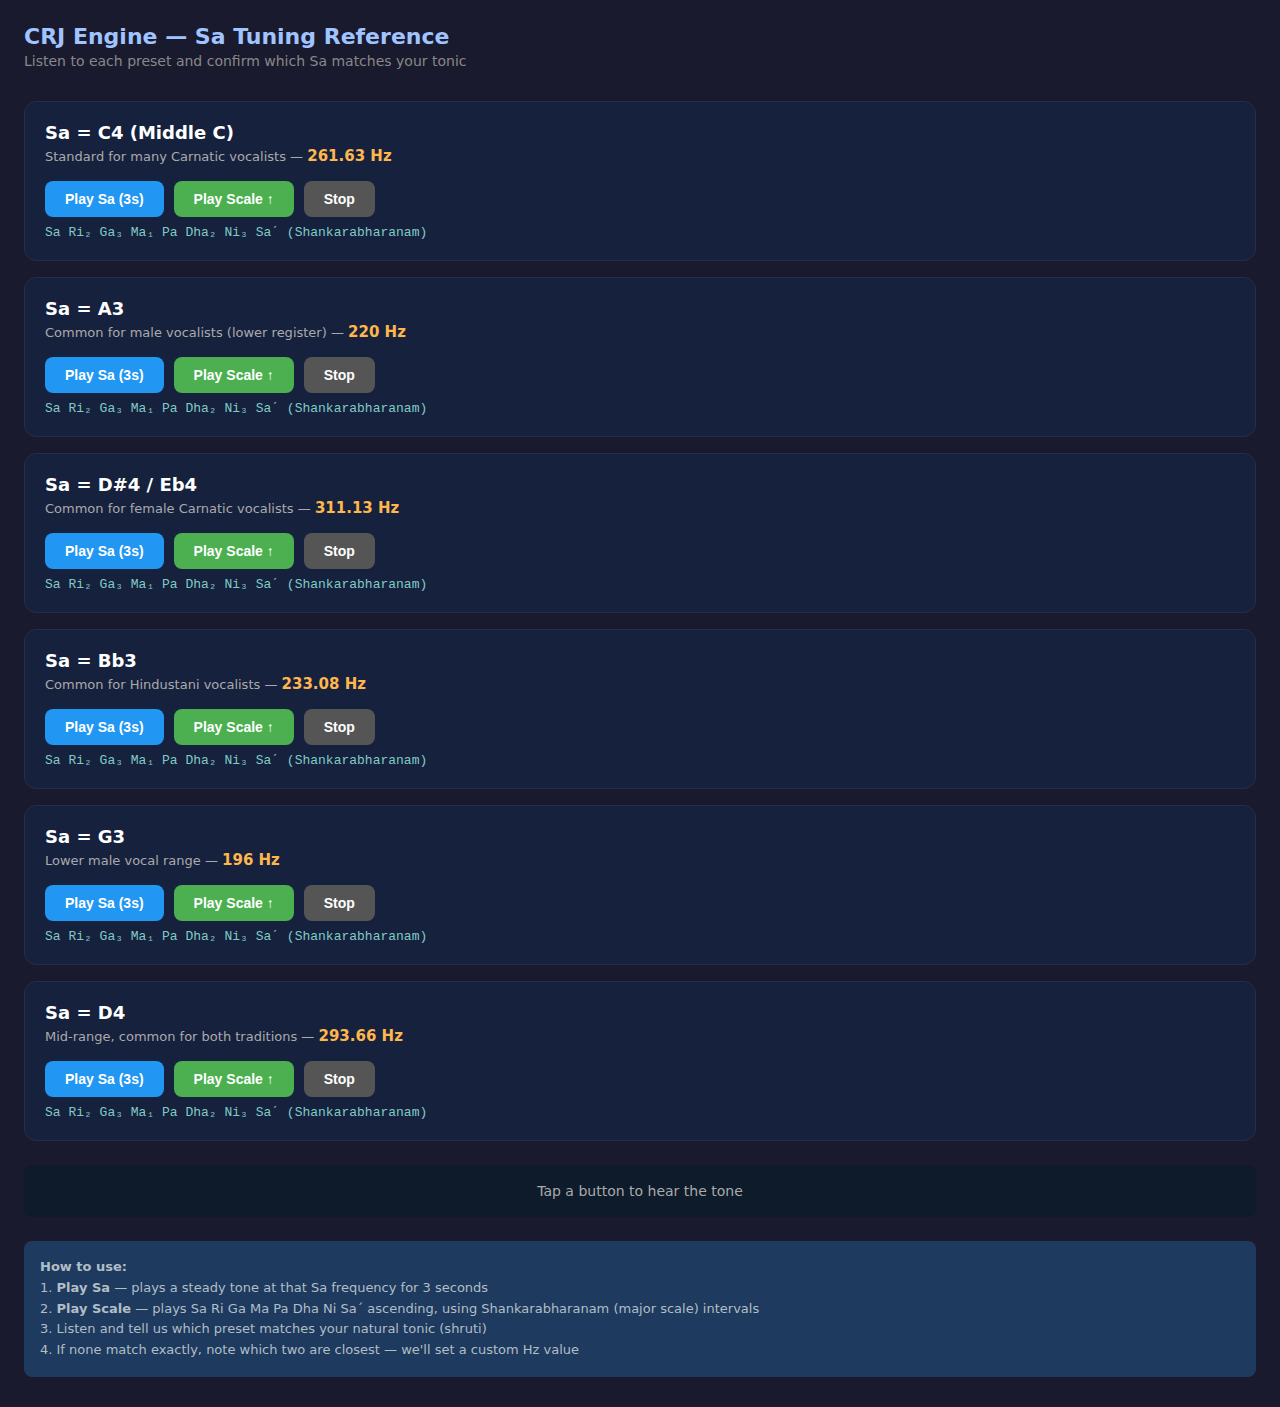
<file: web/tuning-check.html>
<!DOCTYPE html>
<html lang="en">
<head>
<meta charset="UTF-8">
<meta name="viewport" content="width=device-width, initial-scale=1.0">
<title>CRJ Engine — Sa Tuning Reference</title>
<style>
  * { box-sizing: border-box; margin: 0; padding: 0; }
  body {
    font-family: 'Segoe UI', system-ui, sans-serif;
    background: #1a1a2e;
    color: #e0e0e0;
    min-height: 100vh;
    padding: 24px;
  }
  h1 { color: #a0c4ff; font-size: 22px; margin-bottom: 4px; }
  .subtitle { color: #888; font-size: 14px; margin-bottom: 32px; }
  .card {
    background: #16213e;
    border-radius: 12px;
    padding: 20px;
    margin-bottom: 16px;
    border: 1px solid #2a2a4a;
  }
  .card h2 { font-size: 18px; color: #fff; margin-bottom: 4px; }
  .card .desc { color: #aaa; font-size: 13px; margin-bottom: 16px; }
  .freq { color: #ffb74d; font-weight: bold; font-size: 15px; }
  .btn-row { display: flex; gap: 10px; flex-wrap: wrap; }
  button {
    padding: 10px 20px;
    border: none;
    border-radius: 8px;
    font-size: 14px;
    font-weight: 600;
    cursor: pointer;
    transition: all 0.15s;
  }
  button:active { transform: scale(0.96); }
  .play-sa {
    background: #2196F3;
    color: #fff;
  }
  .play-sa:hover { background: #1976D2; }
  .play-sa.playing {
    background: #ff5722;
    animation: pulse 0.8s infinite alternate;
  }
  .play-scale {
    background: #4CAF50;
    color: #fff;
  }
  .play-scale:hover { background: #388E3C; }
  .play-scale.playing {
    background: #ff5722;
    animation: pulse 0.8s infinite alternate;
  }
  .stop-btn {
    background: #555;
    color: #fff;
  }
  .stop-btn:hover { background: #777; }
  @keyframes pulse {
    from { box-shadow: 0 0 0 0 rgba(255,87,34,0.4); }
    to   { box-shadow: 0 0 0 10px rgba(255,87,34,0); }
  }
  .now-playing {
    margin-top: 24px;
    padding: 16px;
    background: #0d1b2a;
    border-radius: 8px;
    text-align: center;
    font-size: 14px;
    color: #aaa;
    min-height: 52px;
    display: flex;
    align-items: center;
    justify-content: center;
  }
  .swara-list {
    margin-top: 8px;
    font-size: 13px;
    color: #80cbc4;
    font-family: monospace;
  }
  .instructions {
    margin-top: 24px;
    padding: 16px;
    background: #1e3a5f;
    border-radius: 8px;
    font-size: 13px;
    color: #b0bec5;
    line-height: 1.6;
  }
</style>
</head>
<body>

<h1>CRJ Engine — Sa Tuning Reference</h1>
<p class="subtitle">Listen to each preset and confirm which Sa matches your tonic</p>

<div id="cards"></div>

<div class="now-playing" id="status">Tap a button to hear the tone</div>

<div class="instructions">
  <strong>How to use:</strong><br>
  1. <strong>Play Sa</strong> — plays a steady tone at that Sa frequency for 3 seconds<br>
  2. <strong>Play Scale</strong> — plays Sa Ri Ga Ma Pa Dha Ni Saˊ ascending, using Shankarabharanam (major scale) intervals<br>
  3. Listen and tell us which preset matches your natural tonic (shruti)<br>
  4. If none match exactly, note which two are closest — we'll set a custom Hz value
</div>

<script>
const presets = [
  {
    id: 'concert_c',
    name: 'Sa = C4 (Middle C)',
    desc: 'Standard for many Carnatic vocalists',
    hz: 261.63,
    western: 'C4'
  },
  {
    id: 'concert_a',
    name: 'Sa = A3',
    desc: 'Common for male vocalists (lower register)',
    hz: 220.0,
    western: 'A3'
  },
  {
    id: 'd_sharp',
    name: 'Sa = D#4 / Eb4',
    desc: 'Common for female Carnatic vocalists',
    hz: 311.13,
    western: 'D#4'
  },
  {
    id: 'b_flat',
    name: 'Sa = Bb3',
    desc: 'Common for Hindustani vocalists',
    hz: 233.08,
    western: 'Bb3'
  },
  {
    id: 'g3',
    name: 'Sa = G3',
    desc: 'Lower male vocal range',
    hz: 196.0,
    western: 'G3'
  },
  {
    id: 'd4',
    name: 'Sa = D4',
    desc: 'Mid-range, common for both traditions',
    hz: 293.66,
    western: 'D4'
  }
];

// Shankarabharanam / Major scale intervals in cents from Sa
const scaleCents = [0, 200, 400, 500, 700, 900, 1100, 1200];
const swaraNames = ['Sa', 'Ri₂', 'Ga₃', 'Ma₁', 'Pa', 'Dha₂', 'Ni₃', 'Saˊ'];

let audioCtx = null;
let currentNodes = [];
let isPlaying = false;

function getAudioCtx() {
  if (!audioCtx) audioCtx = new (window.AudioContext || window.webkitAudioContext)();
  return audioCtx;
}

function stopAll() {
  currentNodes.forEach(n => { try { n.stop(); } catch(e) {} });
  currentNodes = [];
  isPlaying = false;
  document.querySelectorAll('button.playing').forEach(b => b.classList.remove('playing'));
}

function playSa(hz, btn) {
  stopAll();
  isPlaying = true;
  btn.classList.add('playing');

  const ctx = getAudioCtx();
  const osc = ctx.createOscillator();
  const gain = ctx.createGain();

  // Warm tone: mix of fundamental + soft overtone
  osc.type = 'sine';
  osc.frequency.value = hz;
  gain.gain.setValueAtTime(0, ctx.currentTime);
  gain.gain.linearRampToValueAtTime(0.3, ctx.currentTime + 0.05);
  gain.gain.setValueAtTime(0.3, ctx.currentTime + 2.7);
  gain.gain.linearRampToValueAtTime(0, ctx.currentTime + 3.0);

  osc.connect(gain);
  gain.connect(ctx.destination);
  osc.start(ctx.currentTime);
  osc.stop(ctx.currentTime + 3.0);
  currentNodes.push(osc);

  // Add tanpura-like drone: Sa + Pa softly
  const oscPa = ctx.createOscillator();
  const gainPa = ctx.createGain();
  oscPa.type = 'sine';
  oscPa.frequency.value = hz * 1.5; // Perfect fifth (Pa)
  gainPa.gain.setValueAtTime(0, ctx.currentTime);
  gainPa.gain.linearRampToValueAtTime(0.08, ctx.currentTime + 0.1);
  gainPa.gain.setValueAtTime(0.08, ctx.currentTime + 2.7);
  gainPa.gain.linearRampToValueAtTime(0, ctx.currentTime + 3.0);
  oscPa.connect(gainPa);
  gainPa.connect(ctx.destination);
  oscPa.start(ctx.currentTime);
  oscPa.stop(ctx.currentTime + 3.0);
  currentNodes.push(oscPa);

  document.getElementById('status').innerHTML =
    `Playing <strong>Sa</strong> at <span class="freq">${hz} Hz</span> (${btn.dataset.western}) with Pa drone`;

  osc.onended = () => {
    btn.classList.remove('playing');
    isPlaying = false;
    document.getElementById('status').textContent = 'Done. Try another preset or play the scale.';
  };
}

function playScale(hz, btn) {
  stopAll();
  isPlaying = true;
  btn.classList.add('playing');

  const ctx = getAudioCtx();
  const noteDuration = 0.5; // seconds per note

  scaleCents.forEach((cents, i) => {
    const freq = hz * Math.pow(2, cents / 1200);
    const osc = ctx.createOscillator();
    const gain = ctx.createGain();

    osc.type = 'sine';
    osc.frequency.value = freq;

    const startTime = ctx.currentTime + i * noteDuration;
    gain.gain.setValueAtTime(0, startTime);
    gain.gain.linearRampToValueAtTime(0.25, startTime + 0.03);
    gain.gain.setValueAtTime(0.25, startTime + noteDuration - 0.05);
    gain.gain.linearRampToValueAtTime(0, startTime + noteDuration);

    osc.connect(gain);
    gain.connect(ctx.destination);
    osc.start(startTime);
    osc.stop(startTime + noteDuration);
    currentNodes.push(osc);

    // Update display as each note plays
    setTimeout(() => {
      if (isPlaying) {
        document.getElementById('status').innerHTML =
          `<strong>${swaraNames[i]}</strong> — ${freq.toFixed(1)} Hz`;
      }
    }, i * noteDuration * 1000);
  });

  // After scale finishes
  const totalTime = scaleCents.length * noteDuration;
  setTimeout(() => {
    btn.classList.remove('playing');
    isPlaying = false;
    document.getElementById('status').textContent = 'Scale complete. How did that sound?';
  }, totalTime * 1000);
}

// Render cards
const container = document.getElementById('cards');
presets.forEach(p => {
  const card = document.createElement('div');
  card.className = 'card';
  card.innerHTML = `
    <h2>${p.name}</h2>
    <p class="desc">${p.desc} — <span class="freq">${p.hz} Hz</span></p>
    <div class="btn-row">
      <button class="play-sa" data-western="${p.western}"
        onclick="playSa(${p.hz}, this)">Play Sa (3s)</button>
      <button class="play-scale" data-western="${p.western}"
        onclick="playScale(${p.hz}, this)">Play Scale ↑</button>
      <button class="stop-btn" onclick="stopAll()">Stop</button>
    </div>
    <div class="swara-list">Sa Ri₂ Ga₃ Ma₁ Pa Dha₂ Ni₃ Saˊ (Shankarabharanam)</div>
  `;
  container.appendChild(card);
});
</script>

</body>
</html>
</file>
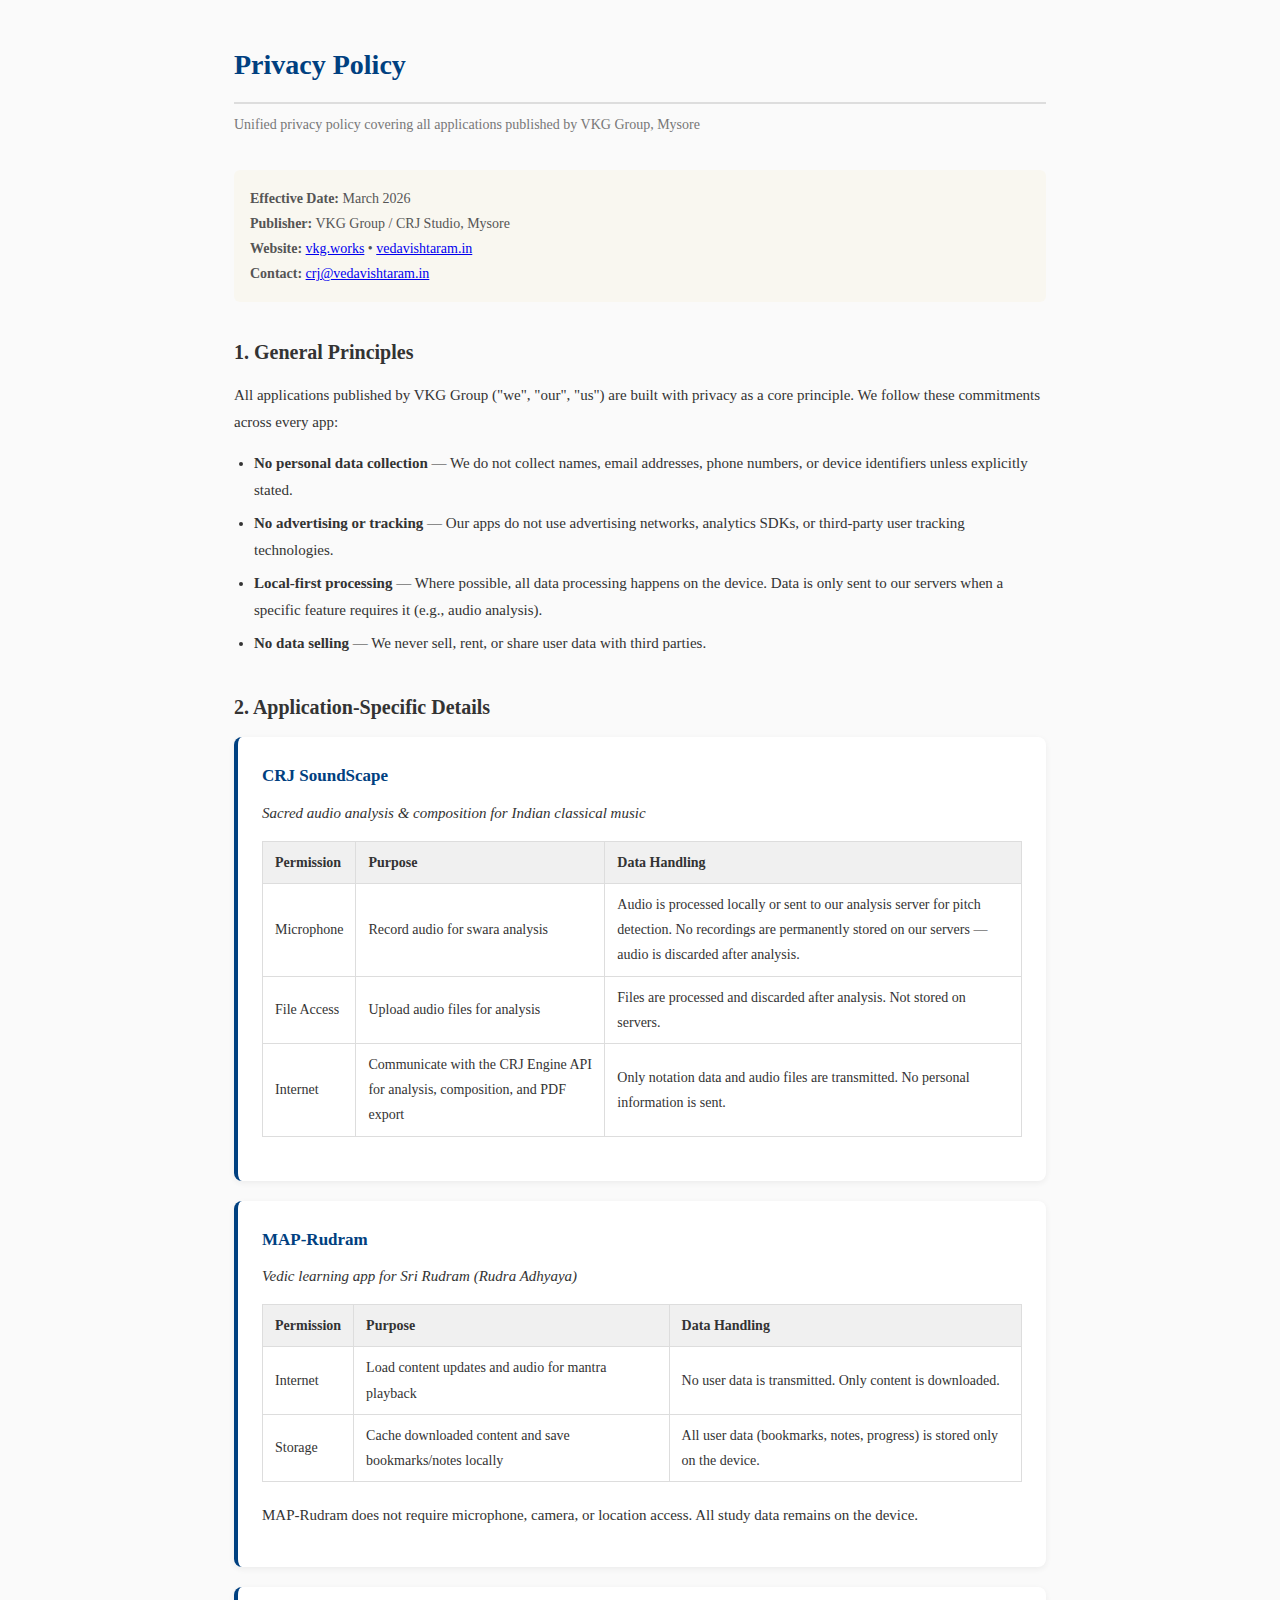
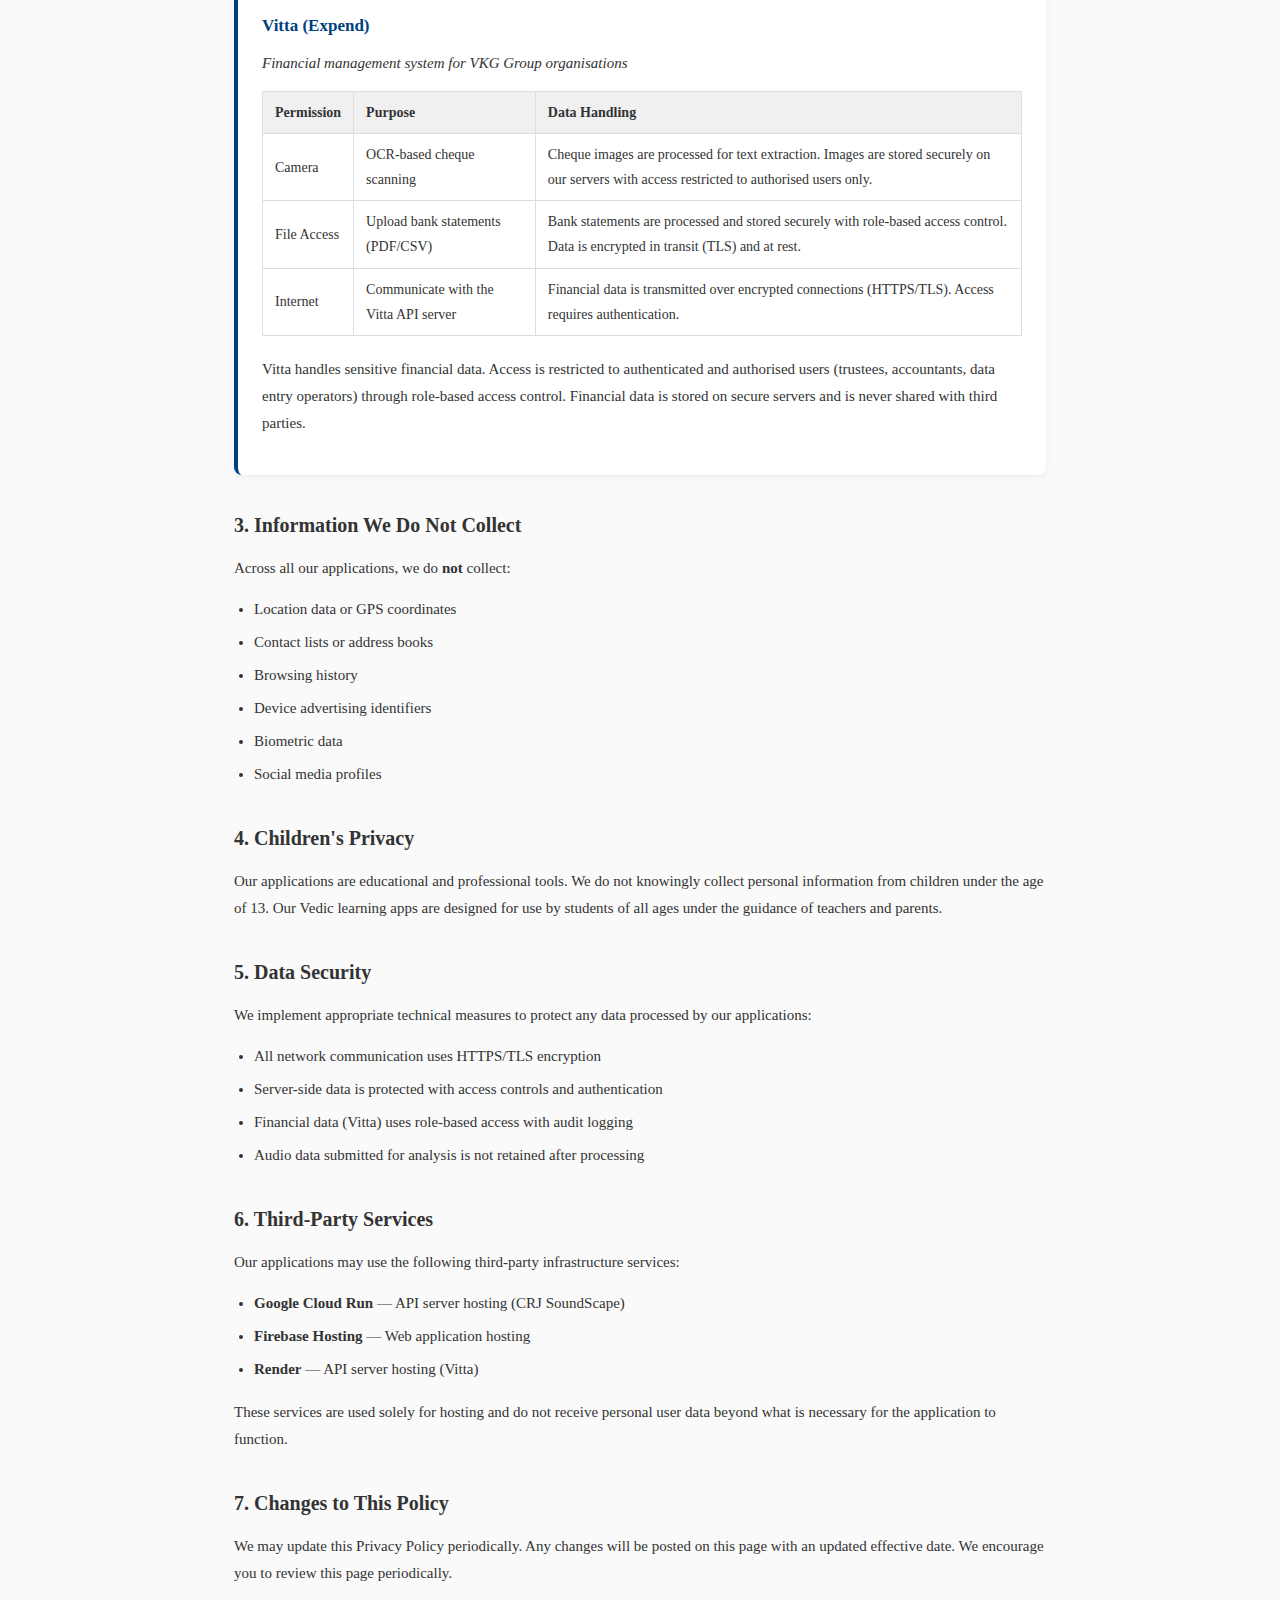
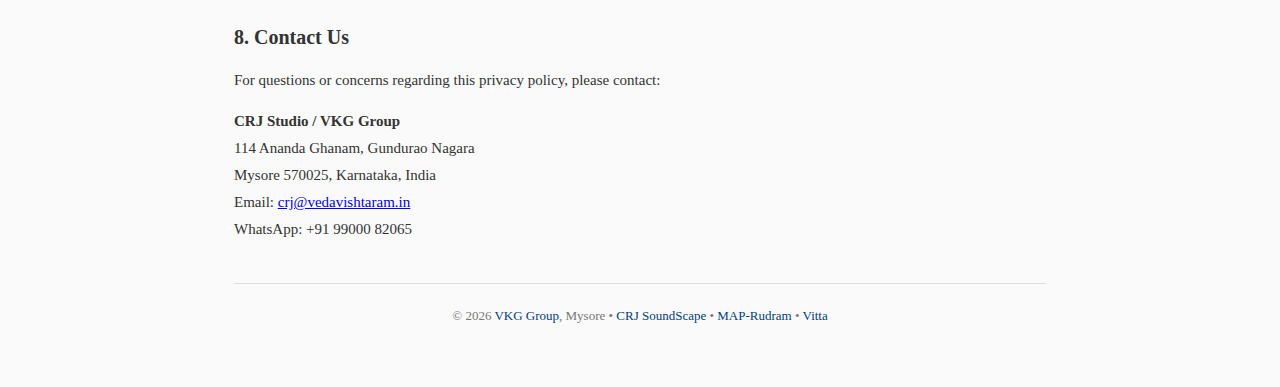
<file: web/apps/privacy.html>
<!DOCTYPE html>
<html lang="en">
<head>
<meta charset="UTF-8">
<meta name="viewport" content="width=device-width, initial-scale=1.0">
<title>Privacy Policy – VKG Apps</title>

<style>

*{margin:0;padding:0;box-sizing:border-box;}

body{
font-family: Georgia, 'Garamond', serif;
background:#fafafa;
color:#333;
line-height:1.8;
}

.container{
max-width:860px;
margin:0 auto;
padding:40px 24px 60px;
}

h1{
font-size:28px;
color:#004080;
border-bottom:2px solid #ddd;
padding-bottom:12px;
margin-bottom:8px;
}

.subtitle{
font-size:14px;
color:#777;
margin-bottom:32px;
}

h2{
font-size:20px;
color:#333;
margin:32px 0 12px;
}

h3{
font-size:17px;
color:#444;
margin:24px 0 8px;
padding-left:12px;
border-left:3px solid #004080;
}

p{
margin-bottom:14px;
font-size:15px;
}

ul{
margin:8px 0 16px 20px;
}

li{
margin-bottom:6px;
font-size:15px;
}

.app-section{
background:white;
padding:24px;
border-radius:8px;
margin-bottom:20px;
box-shadow:0 2px 6px rgba(0,0,0,0.06);
border-left:4px solid #004080;
}

.app-section h3{
border:none;
padding-left:0;
margin-top:0;
color:#004080;
}

table{
width:100%;
border-collapse:collapse;
margin:12px 0 20px;
font-size:14px;
}

th{
background:#f0f0f0;
text-align:left;
padding:8px 12px;
border:1px solid #ddd;
}

td{
padding:8px 12px;
border:1px solid #ddd;
}

.effective{
background:#f9f7f0;
padding:16px;
border-radius:6px;
margin:20px 0;
font-size:14px;
color:#555;
}

footer{
margin-top:40px;
padding-top:20px;
border-top:1px solid #ddd;
font-size:13px;
color:#777;
text-align:center;
}

footer a{
color:#004080;
text-decoration:none;
}

</style>

</head>

<body>

<div class="container">

<h1>Privacy Policy</h1>
<p class="subtitle">
Unified privacy policy covering all applications published by VKG Group, Mysore
</p>

<div class="effective">
<strong>Effective Date:</strong> March 2026<br>
<strong>Publisher:</strong> VKG Group / CRJ Studio, Mysore<br>
<strong>Website:</strong> <a href="https://vkg.works">vkg.works</a> &bull;
<a href="https://vedavishtaram.in">vedavishtaram.in</a><br>
<strong>Contact:</strong> <a href="mailto:crj@vedavishtaram.in">crj@vedavishtaram.in</a>
</div>

<!-- ═══════ GENERAL ═══════ -->

<h2>1. General Principles</h2>

<p>
All applications published by VKG Group ("we", "our", "us") are built with
privacy as a core principle. We follow these commitments across every app:
</p>

<ul>
<li><strong>No personal data collection</strong> — We do not collect names, email addresses, phone numbers, or device identifiers unless explicitly stated.</li>
<li><strong>No advertising or tracking</strong> — Our apps do not use advertising networks, analytics SDKs, or third-party user tracking technologies.</li>
<li><strong>Local-first processing</strong> — Where possible, all data processing happens on the device. Data is only sent to our servers when a specific feature requires it (e.g., audio analysis).</li>
<li><strong>No data selling</strong> — We never sell, rent, or share user data with third parties.</li>
</ul>

<!-- ═══════ PER-APP ═══════ -->

<h2>2. Application-Specific Details</h2>

<!-- CRJ SoundScape -->
<div class="app-section">
<h3>CRJ SoundScape</h3>
<p><em>Sacred audio analysis &amp; composition for Indian classical music</em></p>

<table>
<tr><th>Permission</th><th>Purpose</th><th>Data Handling</th></tr>
<tr>
<td>Microphone</td>
<td>Record audio for swara analysis</td>
<td>Audio is processed locally or sent to our analysis server for pitch detection. No recordings are permanently stored on our servers — audio is discarded after analysis.</td>
</tr>
<tr>
<td>File Access</td>
<td>Upload audio files for analysis</td>
<td>Files are processed and discarded after analysis. Not stored on servers.</td>
</tr>
<tr>
<td>Internet</td>
<td>Communicate with the CRJ Engine API for analysis, composition, and PDF export</td>
<td>Only notation data and audio files are transmitted. No personal information is sent.</td>
</tr>
</table>
</div>

<!-- MAP-Rudram -->
<div class="app-section">
<h3>MAP-Rudram</h3>
<p><em>Vedic learning app for Sri Rudram (Rudra Adhyaya)</em></p>

<table>
<tr><th>Permission</th><th>Purpose</th><th>Data Handling</th></tr>
<tr>
<td>Internet</td>
<td>Load content updates and audio for mantra playback</td>
<td>No user data is transmitted. Only content is downloaded.</td>
</tr>
<tr>
<td>Storage</td>
<td>Cache downloaded content and save bookmarks/notes locally</td>
<td>All user data (bookmarks, notes, progress) is stored only on the device.</td>
</tr>
</table>

<p>MAP-Rudram does not require microphone, camera, or location access. All study data remains on the device.</p>
</div>

<!-- Vitta / Expend -->
<div class="app-section">
<h3>Vitta (Expend)</h3>
<p><em>Financial management system for VKG Group organisations</em></p>

<table>
<tr><th>Permission</th><th>Purpose</th><th>Data Handling</th></tr>
<tr>
<td>Camera</td>
<td>OCR-based cheque scanning</td>
<td>Cheque images are processed for text extraction. Images are stored securely on our servers with access restricted to authorised users only.</td>
</tr>
<tr>
<td>File Access</td>
<td>Upload bank statements (PDF/CSV)</td>
<td>Bank statements are processed and stored securely with role-based access control. Data is encrypted in transit (TLS) and at rest.</td>
</tr>
<tr>
<td>Internet</td>
<td>Communicate with the Vitta API server</td>
<td>Financial data is transmitted over encrypted connections (HTTPS/TLS). Access requires authentication.</td>
</tr>
</table>

<p>
Vitta handles sensitive financial data. Access is restricted to authenticated
and authorised users (trustees, accountants, data entry operators) through
role-based access control. Financial data is stored on secure servers and is
never shared with third parties.
</p>
</div>

<!-- ═══════ COMMON SECTIONS ═══════ -->

<h2>3. Information We Do Not Collect</h2>

<p>Across all our applications, we do <strong>not</strong> collect:</p>
<ul>
<li>Location data or GPS coordinates</li>
<li>Contact lists or address books</li>
<li>Browsing history</li>
<li>Device advertising identifiers</li>
<li>Biometric data</li>
<li>Social media profiles</li>
</ul>

<h2>4. Children's Privacy</h2>

<p>
Our applications are educational and professional tools. We do not
knowingly collect personal information from children under the age of 13.
Our Vedic learning apps are designed for use by students of all ages under
the guidance of teachers and parents.
</p>

<h2>5. Data Security</h2>

<p>
We implement appropriate technical measures to protect any data processed
by our applications:
</p>
<ul>
<li>All network communication uses HTTPS/TLS encryption</li>
<li>Server-side data is protected with access controls and authentication</li>
<li>Financial data (Vitta) uses role-based access with audit logging</li>
<li>Audio data submitted for analysis is not retained after processing</li>
</ul>

<h2>6. Third-Party Services</h2>

<p>
Our applications may use the following third-party infrastructure services:
</p>
<ul>
<li><strong>Google Cloud Run</strong> — API server hosting (CRJ SoundScape)</li>
<li><strong>Firebase Hosting</strong> — Web application hosting</li>
<li><strong>Render</strong> — API server hosting (Vitta)</li>
</ul>
<p>
These services are used solely for hosting and do not receive personal user
data beyond what is necessary for the application to function.
</p>

<h2>7. Changes to This Policy</h2>

<p>
We may update this Privacy Policy periodically. Any changes will be posted
on this page with an updated effective date. We encourage you to review
this page periodically.
</p>

<h2>8. Contact Us</h2>

<p>For questions or concerns regarding this privacy policy, please contact:</p>

<p>
<strong>CRJ Studio / VKG Group</strong><br>
114 Ananda Ghanam, Gundurao Nagara<br>
Mysore 570025, Karnataka, India<br>
Email: <a href="mailto:crj@vedavishtaram.in">crj@vedavishtaram.in</a><br>
WhatsApp: +91 99000 82065
</p>

<footer>
&copy; 2026 <a href="https://vkg.works">VKG Group</a>, Mysore &bull;
<a href="crj/about.html">CRJ SoundScape</a> &bull;
<a href="maprudram/about.html">MAP-Rudram</a> &bull;
<a href="vitta/about.html">Vitta</a>
</footer>

</div>

</body>
</html>
</file>
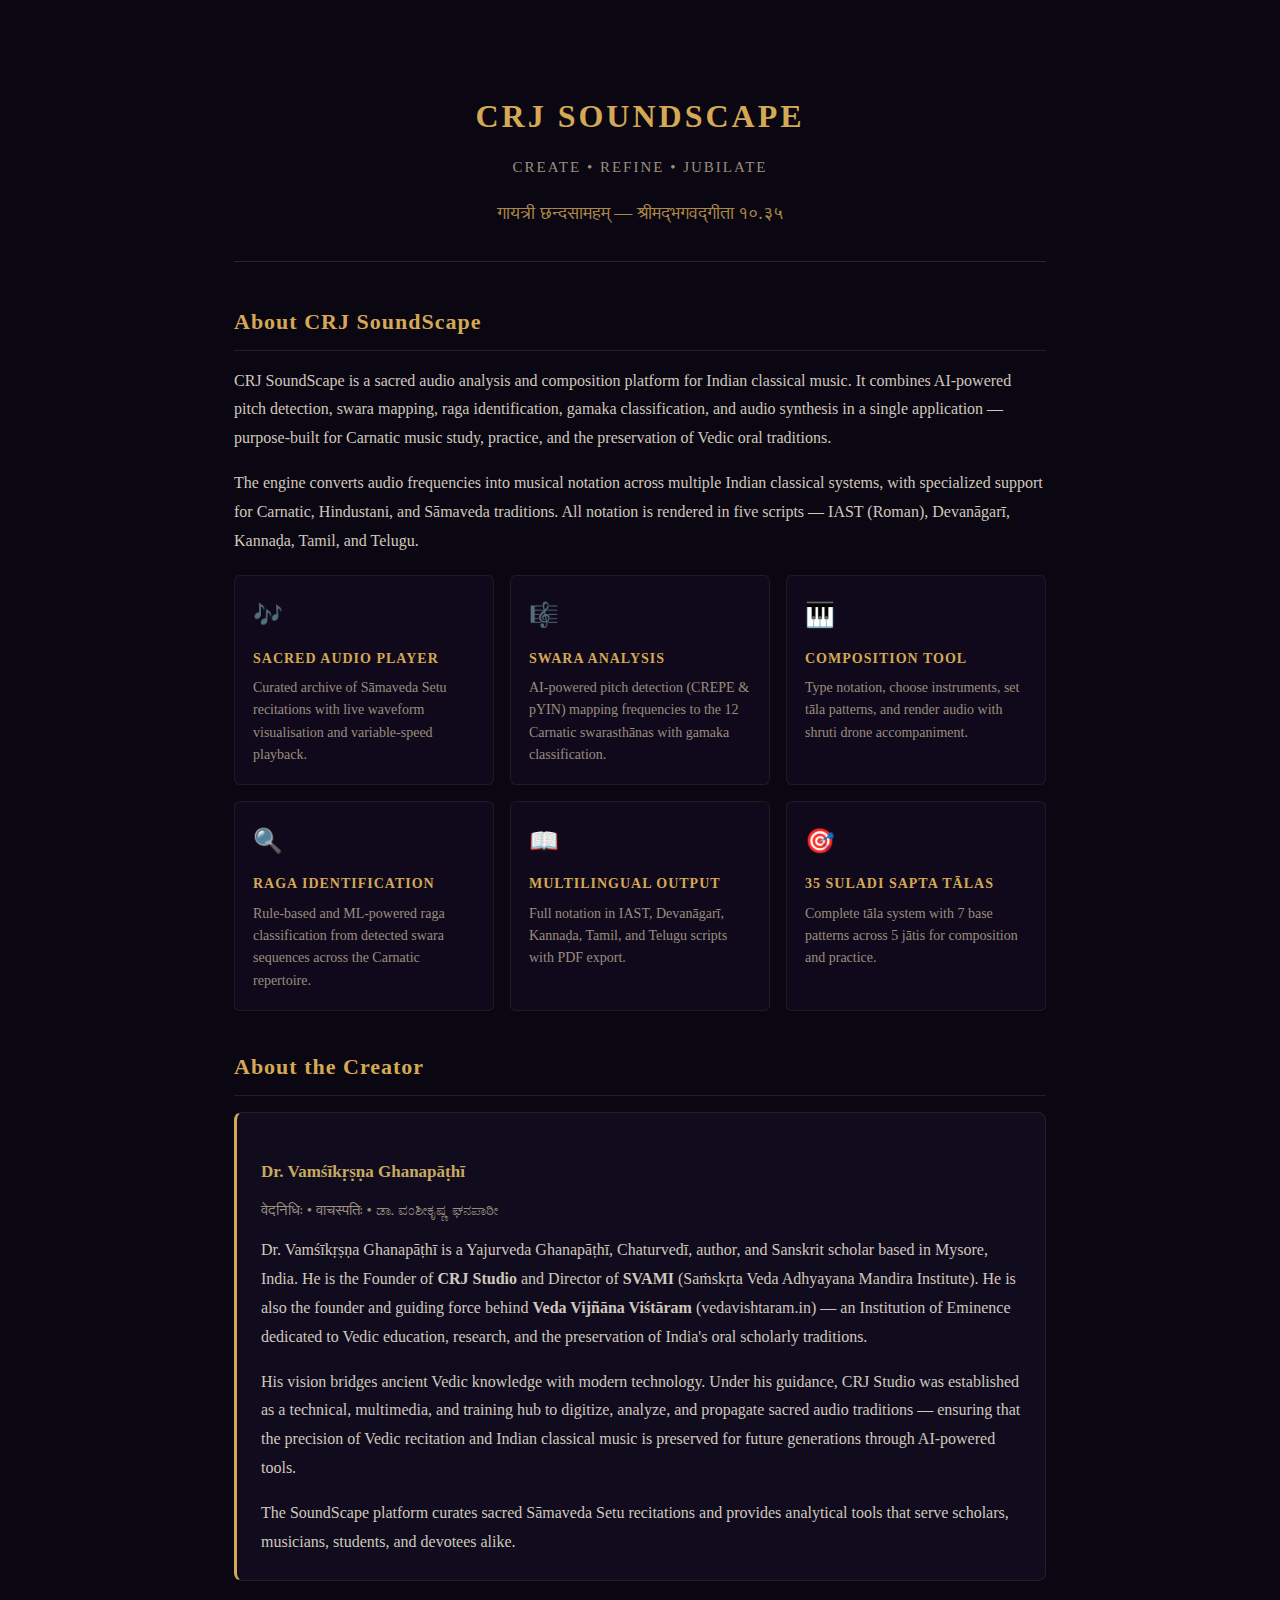
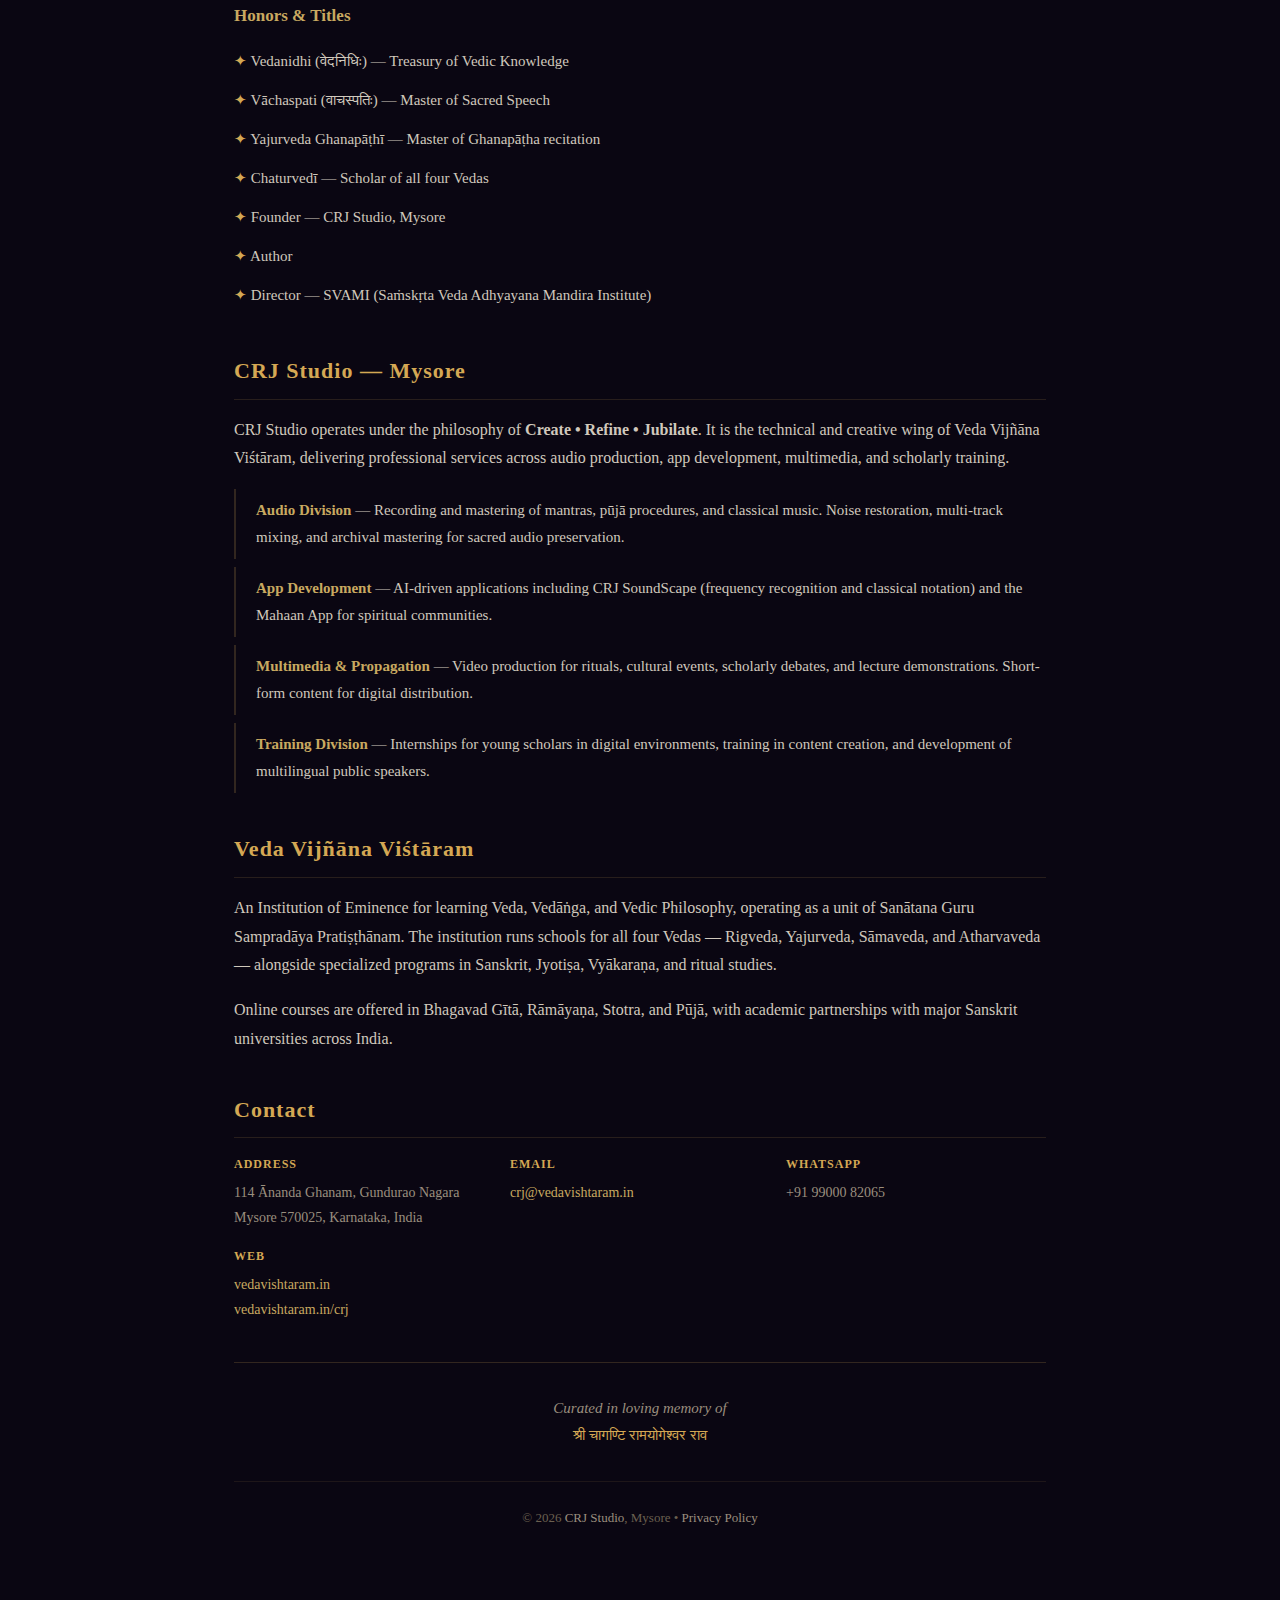
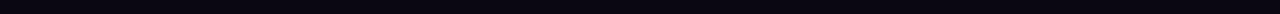
<file: web/apps/crj/about.html>
<!DOCTYPE html>
<html lang="en">
<head>
<meta charset="UTF-8">
<meta name="viewport" content="width=device-width, initial-scale=1.0">
<title>About – CRJ Soundscape</title>

<style>

*{
margin:0;
padding:0;
box-sizing:border-box;
}

body{
font-family: 'Georgia', 'Garamond', serif;
background:#0a0612;
color:#e8e0d4;
line-height:1.8;
}

.container{
max-width:860px;
margin:0 auto;
padding:40px 24px 60px;
}

/* Header */
.hero{
text-align:center;
padding:48px 0 32px;
border-bottom:1px solid rgba(212,168,84,0.2);
margin-bottom:40px;
}

.hero h1{
font-family: 'Palatino Linotype', 'Book Antiqua', serif;
font-size:32px;
color:#d4a854;
letter-spacing:3px;
margin-bottom:8px;
}

.hero .tagline{
font-size:15px;
color:#9a8e7e;
letter-spacing:2px;
text-transform:uppercase;
}

.hero .sanskrit{
font-size:18px;
color:#d4a854;
margin-top:16px;
opacity:0.8;
}

/* Sections */
h2{
font-family: 'Palatino Linotype', 'Book Antiqua', serif;
font-size:22px;
color:#d4a854;
letter-spacing:1px;
margin:36px 0 16px;
padding-bottom:8px;
border-bottom:1px solid rgba(212,168,84,0.15);
}

h3{
font-size:17px;
color:#c8a960;
margin:20px 0 10px;
}

p{
margin-bottom:16px;
color:#d0c8bc;
font-size:16px;
}

/* Cards */
.card{
background:rgba(18,12,32,0.9);
border:1px solid rgba(212,168,84,0.12);
border-radius:8px;
padding:24px;
margin-bottom:20px;
}

.card-highlight{
border-left:3px solid #d4a854;
}

/* Feature grid */
.features{
display:grid;
grid-template-columns:repeat(auto-fit, minmax(240px, 1fr));
gap:16px;
margin:20px 0;
}

.feature{
background:rgba(18,12,32,0.7);
border:1px solid rgba(212,168,84,0.1);
border-radius:6px;
padding:18px;
}

.feature .icon{
font-size:24px;
margin-bottom:8px;
display:block;
}

.feature h4{
color:#d4a854;
font-size:14px;
letter-spacing:1px;
text-transform:uppercase;
margin-bottom:6px;
}

.feature p{
font-size:14px;
color:#9a8e7e;
margin:0;
line-height:1.6;
}

/* Honors list */
.honors{
list-style:none;
padding:0;
}

.honors li{
padding:6px 0;
color:#d0c8bc;
font-size:15px;
}

.honors li::before{
content:'✦ ';
color:#d4a854;
}

/* Services list */
.services-list{
list-style:none;
padding:0;
}

.services-list li{
padding:8px 0 8px 20px;
border-left:2px solid rgba(212,168,84,0.2);
margin-bottom:8px;
color:#d0c8bc;
font-size:15px;
}

.services-list li strong{
color:#c8a960;
}

/* Contact */
.contact-grid{
display:grid;
grid-template-columns:repeat(auto-fit, minmax(200px, 1fr));
gap:16px;
margin:16px 0;
}

.contact-item{
font-size:14px;
color:#9a8e7e;
}

.contact-item strong{
display:block;
color:#d4a854;
font-size:12px;
letter-spacing:1px;
text-transform:uppercase;
margin-bottom:4px;
}

.contact-item a{
color:#c8a960;
text-decoration:none;
}

.contact-item a:hover{
text-decoration:underline;
}

/* Dedication */
.dedication{
text-align:center;
padding:32px 20px;
margin-top:40px;
border-top:1px solid rgba(212,168,84,0.2);
font-style:italic;
color:#9a8e7e;
font-size:15px;
}

.dedication .name{
color:#d4a854;
font-style:normal;
}

/* Footer */
footer{
text-align:center;
padding:24px 0;
font-size:13px;
color:#6a6050;
border-top:1px solid rgba(212,168,84,0.1);
}

footer a{
color:#9a8e7e;
text-decoration:none;
}

</style>

</head>

<body>

<div class="container">

  <!-- HERO -->
  <div class="hero">
    <h1>CRJ SOUNDSCAPE</h1>
    <div class="tagline">Create &bull; Refine &bull; Jubilate</div>
    <div class="sanskrit">गायत्री छन्दसामहम् — श्रीमद्भगवद्गीता १०.३५</div>
  </div>

  <!-- ABOUT THE APP -->
  <h2>About CRJ SoundScape</h2>
  <p>
    CRJ SoundScape is a sacred audio analysis and composition platform for
    Indian classical music. It combines AI-powered pitch detection, swara
    mapping, raga identification, gamaka classification, and audio synthesis
    in a single application — purpose-built for Carnatic music study, practice,
    and the preservation of Vedic oral traditions.
  </p>
  <p>
    The engine converts audio frequencies into musical notation across multiple
    Indian classical systems, with specialized support for Carnatic, Hindustani,
    and Sāmaveda traditions. All notation is rendered in five scripts — IAST
    (Roman), Devanāgarī, Kannaḍa, Tamil, and Telugu.
  </p>

  <!-- FEATURES -->
  <div class="features">
    <div class="feature">
      <span class="icon">&#x1F3B6;</span>
      <h4>Sacred Audio Player</h4>
      <p>Curated archive of Sāmaveda Setu recitations with live waveform visualisation and variable-speed playback.</p>
    </div>
    <div class="feature">
      <span class="icon">&#x1F3BC;</span>
      <h4>Swara Analysis</h4>
      <p>AI-powered pitch detection (CREPE &amp; pYIN) mapping frequencies to the 12 Carnatic swarasthānas with gamaka classification.</p>
    </div>
    <div class="feature">
      <span class="icon">&#x1F3B9;</span>
      <h4>Composition Tool</h4>
      <p>Type notation, choose instruments, set tāla patterns, and render audio with shruti drone accompaniment.</p>
    </div>
    <div class="feature">
      <span class="icon">&#x1F50D;</span>
      <h4>Raga Identification</h4>
      <p>Rule-based and ML-powered raga classification from detected swara sequences across the Carnatic repertoire.</p>
    </div>
    <div class="feature">
      <span class="icon">&#x1F4D6;</span>
      <h4>Multilingual Output</h4>
      <p>Full notation in IAST, Devanāgarī, Kannaḍa, Tamil, and Telugu scripts with PDF export.</p>
    </div>
    <div class="feature">
      <span class="icon">&#x1F3AF;</span>
      <h4>35 Suladi Sapta Tālas</h4>
      <p>Complete tāla system with 7 base patterns across 5 jātis for composition and practice.</p>
    </div>
  </div>

  <!-- ABOUT THE CREATOR -->
  <h2>About the Creator</h2>
  <div class="card card-highlight">
    <h3>Dr. Vamśīkṛṣṇa Ghanapāṭhī</h3>
    <p style="color:#9a8e7e; font-size:15px; margin-bottom:12px;">
      वेदनिधिः &bull; वाचस्पतिः &bull; ಡಾ. ವಂಶೀಕೃಷ್ಣ ಘನಪಾಠೀ
    </p>
    <p>
      Dr. Vamśīkṛṣṇa Ghanapāṭhī is a Yajurveda Ghanapāṭhī, Chaturvedī,
      author, and Sanskrit scholar based in Mysore, India. He is the Founder of
      <strong>CRJ Studio</strong> and Director of <strong>SVAMI</strong>
      (Saṁskṛta Veda Adhyayana Mandira Institute). He is also the founder and
      guiding force behind <strong>Veda Vijñāna Viśtāram</strong>
      (vedavishtaram.in) — an Institution of Eminence dedicated to Vedic
      education, research, and the preservation of India's oral scholarly
      traditions.
    </p>
    <p>
      His vision bridges ancient Vedic knowledge with modern technology. Under
      his guidance, CRJ Studio was established as a technical, multimedia, and
      training hub to digitize, analyze, and propagate sacred audio traditions —
      ensuring that the precision of Vedic recitation and Indian classical music
      is preserved for future generations through AI-powered tools.
    </p>
    <p style="margin-bottom:0;">
      The SoundScape platform curates sacred Sāmaveda Setu recitations and
      provides analytical tools that serve scholars, musicians, students, and
      devotees alike.
    </p>
  </div>

  <!-- HONORS -->
  <h3>Honors &amp; Titles</h3>
  <ul class="honors">
    <li>Vedanidhi (वेदनिधिः) — Treasury of Vedic Knowledge</li>
    <li>Vāchaspati (वाचस्पतिः) — Master of Sacred Speech</li>
    <li>Yajurveda Ghanapāṭhī — Master of Ghanapāṭha recitation</li>
    <li>Chaturvedī — Scholar of all four Vedas</li>
    <li>Founder — CRJ Studio, Mysore</li>
    <li>Author</li>
    <li>Director — SVAMI (Saṁskṛta Veda Adhyayana Mandira Institute)</li>
  </ul>

  <!-- CRJ STUDIO -->
  <h2>CRJ Studio &mdash; Mysore</h2>
  <p>
    CRJ Studio operates under the philosophy of <strong>Create &bull; Refine &bull; Jubilate</strong>.
    It is the technical and creative wing of Veda Vijñāna Viśtāram, delivering
    professional services across audio production, app development, multimedia,
    and scholarly training.
  </p>

  <ul class="services-list">
    <li>
      <strong>Audio Division</strong> — Recording and mastering of mantras, pūjā
      procedures, and classical music. Noise restoration, multi-track mixing,
      and archival mastering for sacred audio preservation.
    </li>
    <li>
      <strong>App Development</strong> — AI-driven applications including CRJ
      SoundScape (frequency recognition and classical notation) and the Mahaan
      App for spiritual communities.
    </li>
    <li>
      <strong>Multimedia &amp; Propagation</strong> — Video production for rituals,
      cultural events, scholarly debates, and lecture demonstrations. Short-form
      content for digital distribution.
    </li>
    <li>
      <strong>Training Division</strong> — Internships for young scholars in
      digital environments, training in content creation, and development of
      multilingual public speakers.
    </li>
  </ul>

  <!-- VEDA VIJNANA VISHTARAM -->
  <h2>Veda Vijñāna Viśtāram</h2>
  <p>
    An Institution of Eminence for learning Veda, Vedāṅga, and Vedic Philosophy,
    operating as a unit of Sanātana Guru Sampradāya Pratiṣṭhānam. The institution
    runs schools for all four Vedas — Rigveda, Yajurveda, Sāmaveda, and Atharvaveda —
    alongside specialized programs in Sanskrit, Jyotiṣa, Vyākaraṇa, and ritual studies.
  </p>
  <p>
    Online courses are offered in Bhagavad Gītā, Rāmāyaṇa, Stotra, and Pūjā,
    with academic partnerships with major Sanskrit universities across India.
  </p>

  <!-- CONTACT -->
  <h2>Contact</h2>
  <div class="contact-grid">
    <div class="contact-item">
      <strong>Address</strong>
      114 Ānanda Ghanam, Gundurao Nagara<br>
      Mysore 570025, Karnataka, India
    </div>
    <div class="contact-item">
      <strong>Email</strong>
      <a href="mailto:crj@vedavishtaram.in">crj@vedavishtaram.in</a>
    </div>
    <div class="contact-item">
      <strong>WhatsApp</strong>
      +91 99000 82065
    </div>
    <div class="contact-item">
      <strong>Web</strong>
      <a href="https://vedavishtaram.in">vedavishtaram.in</a><br>
      <a href="https://vedavishtaram.in/crj">vedavishtaram.in/crj</a>
    </div>
  </div>

  <!-- DEDICATION -->
  <div class="dedication">
    Curated in loving memory of<br>
    <span class="name">श्री चागण्टि रामयोगेश्वर राव</span>
  </div>

  <!-- FOOTER -->
  <footer>
    &copy; 2026 <a href="https://vedavishtaram.in/crj">CRJ Studio</a>, Mysore &bull;
    <a href="../privacy.html">Privacy Policy</a>
  </footer>

</div>

</body>
</html>
</file>
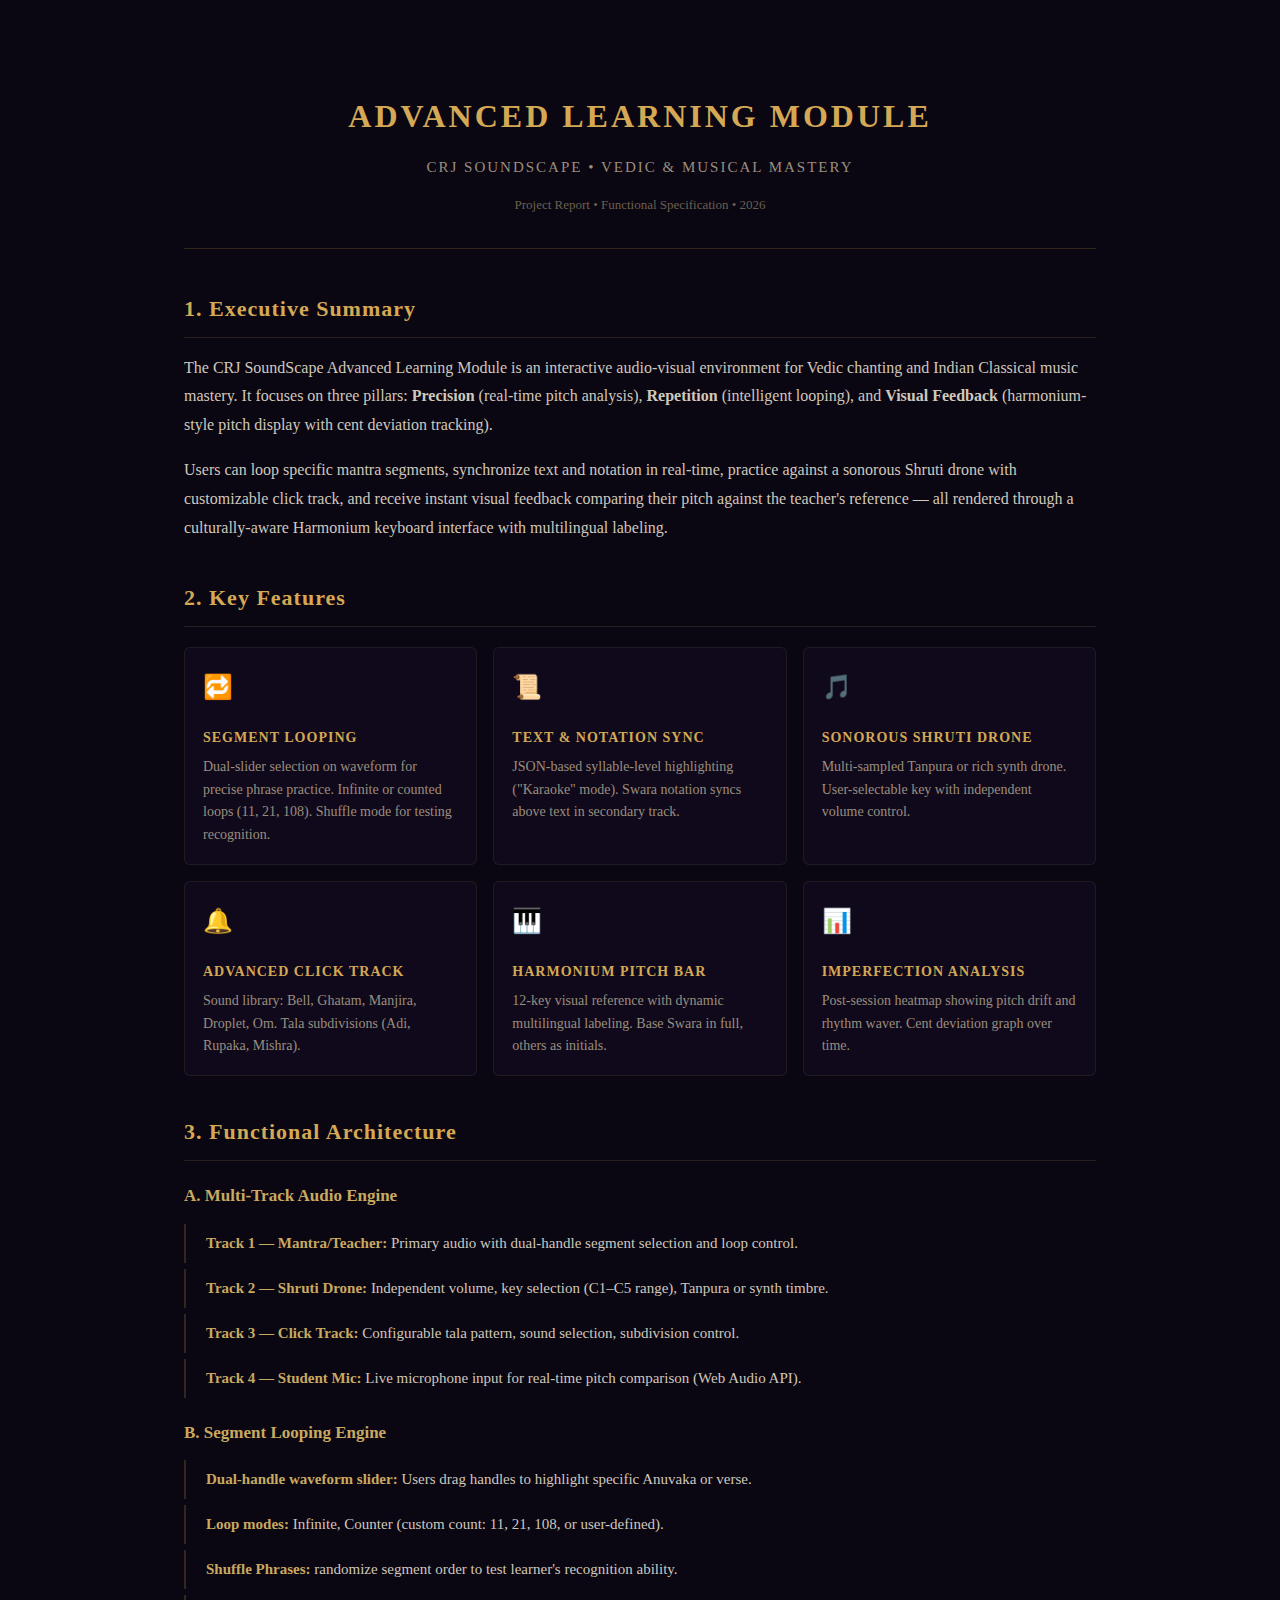
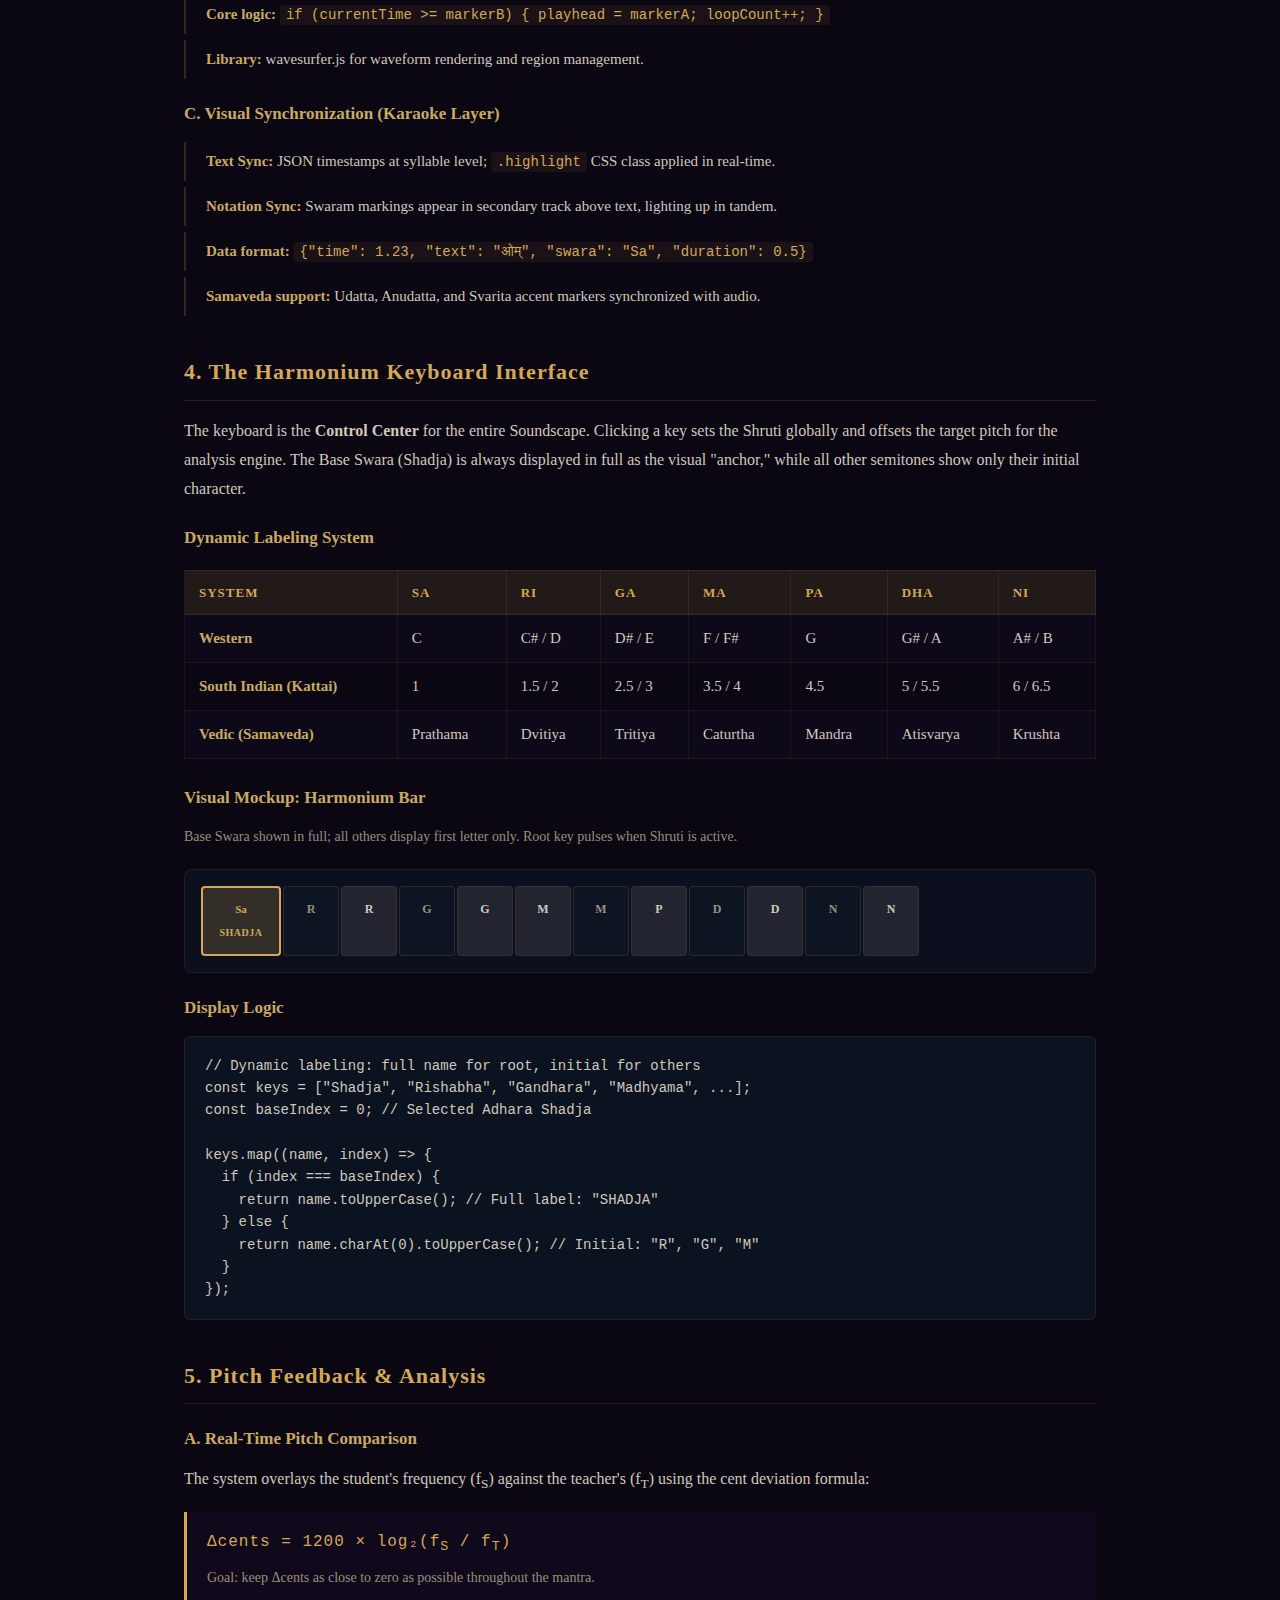
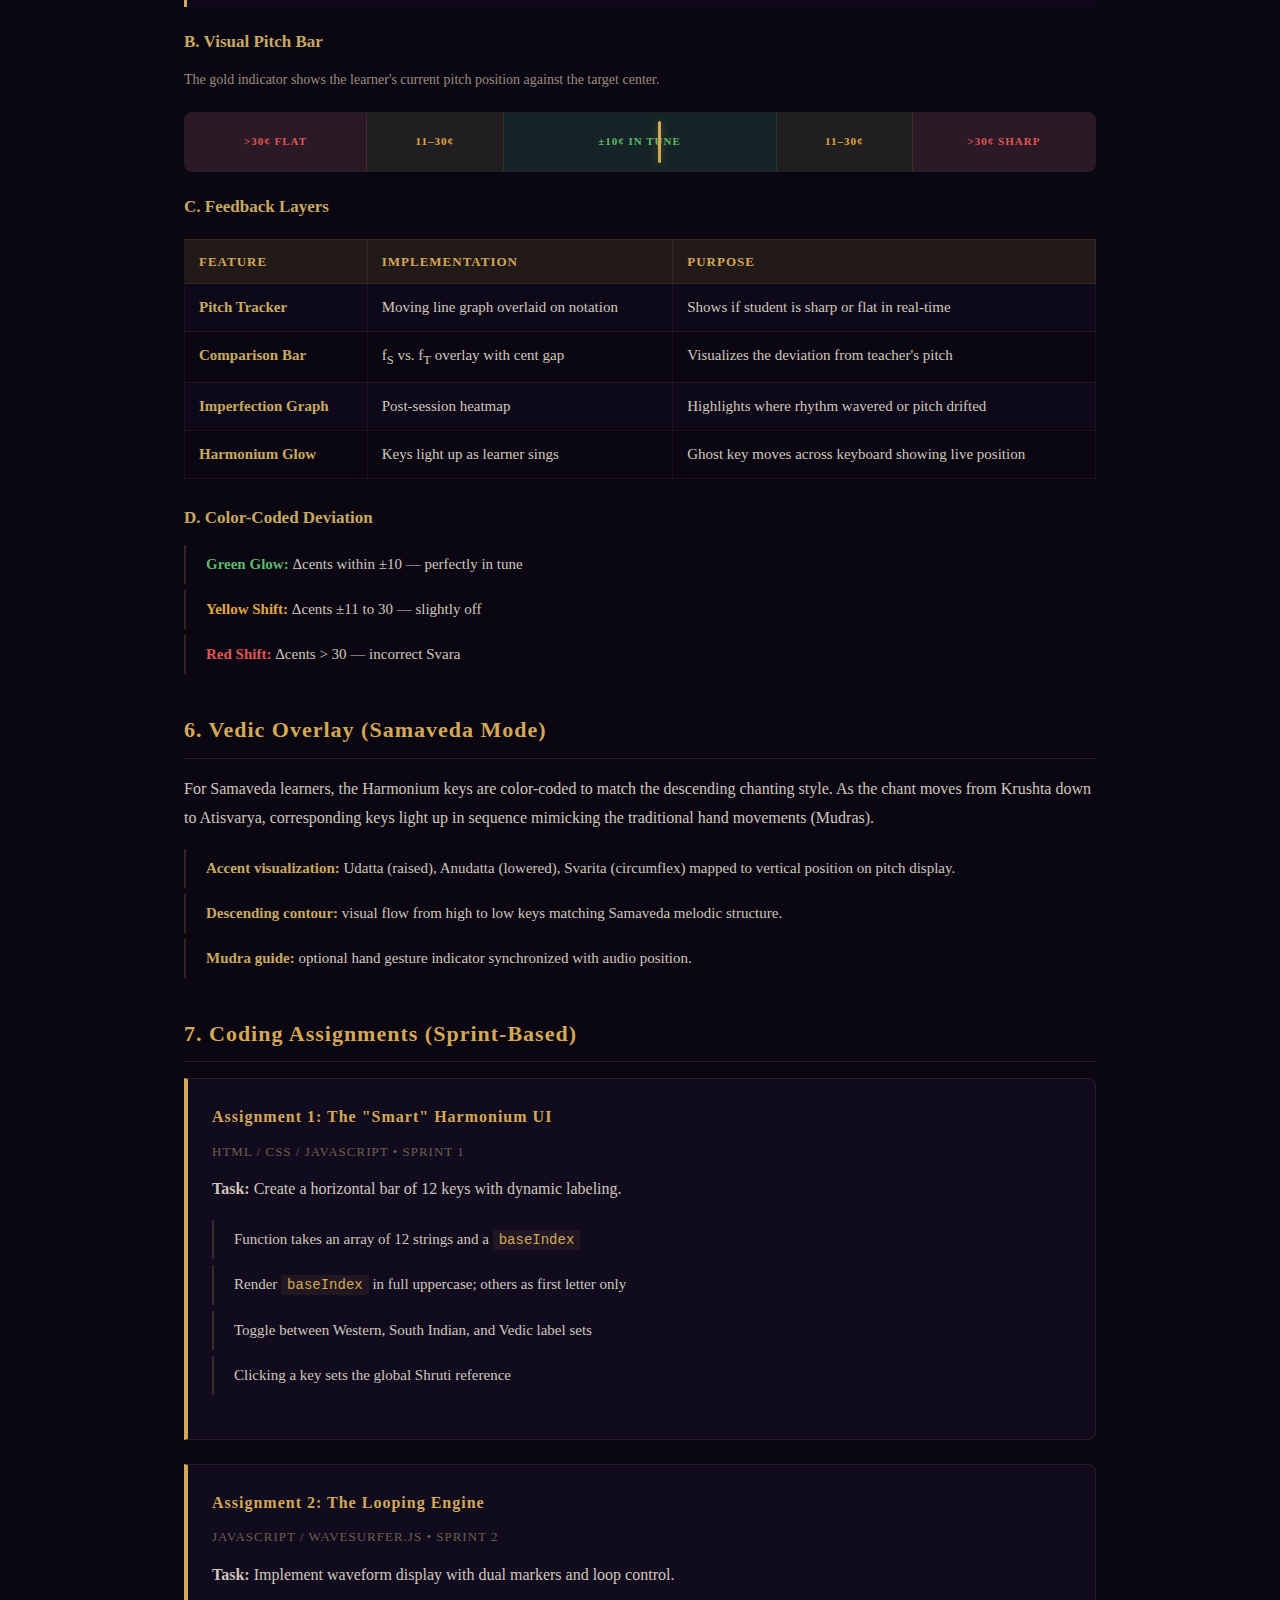
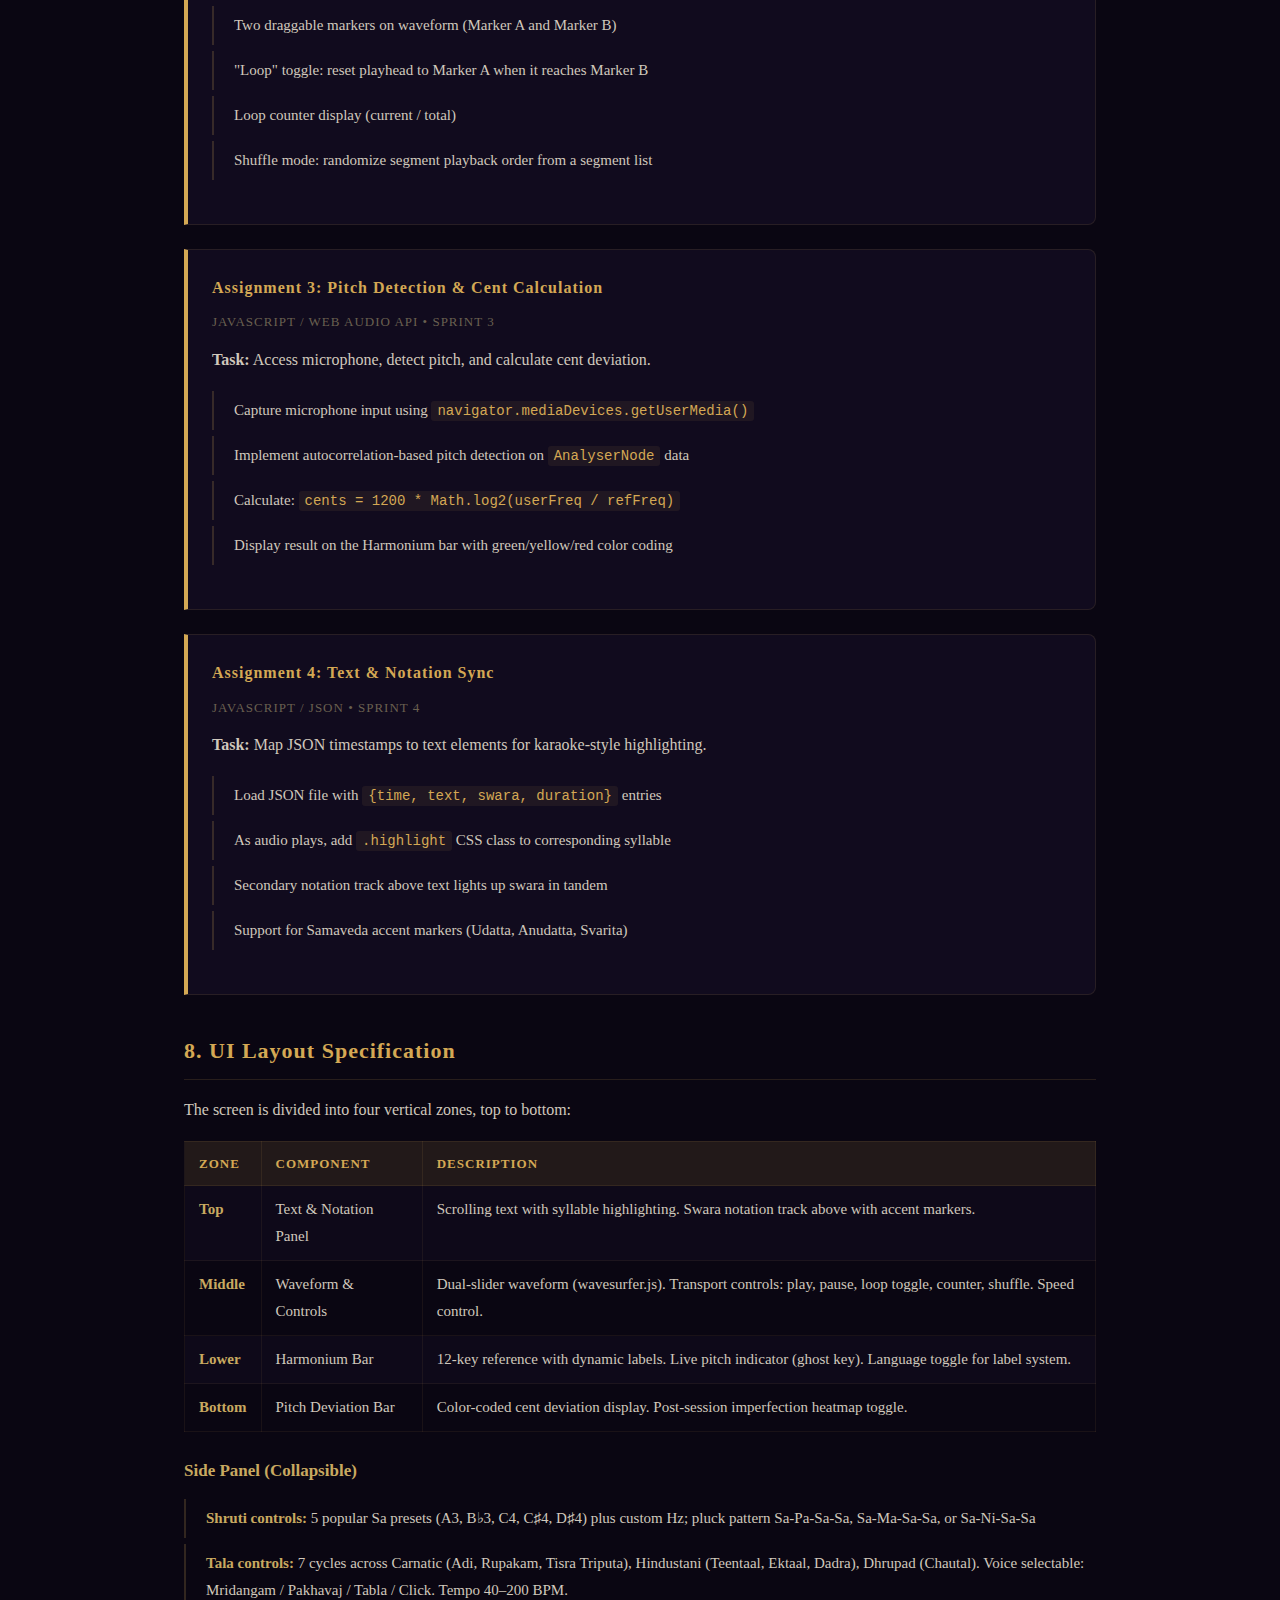
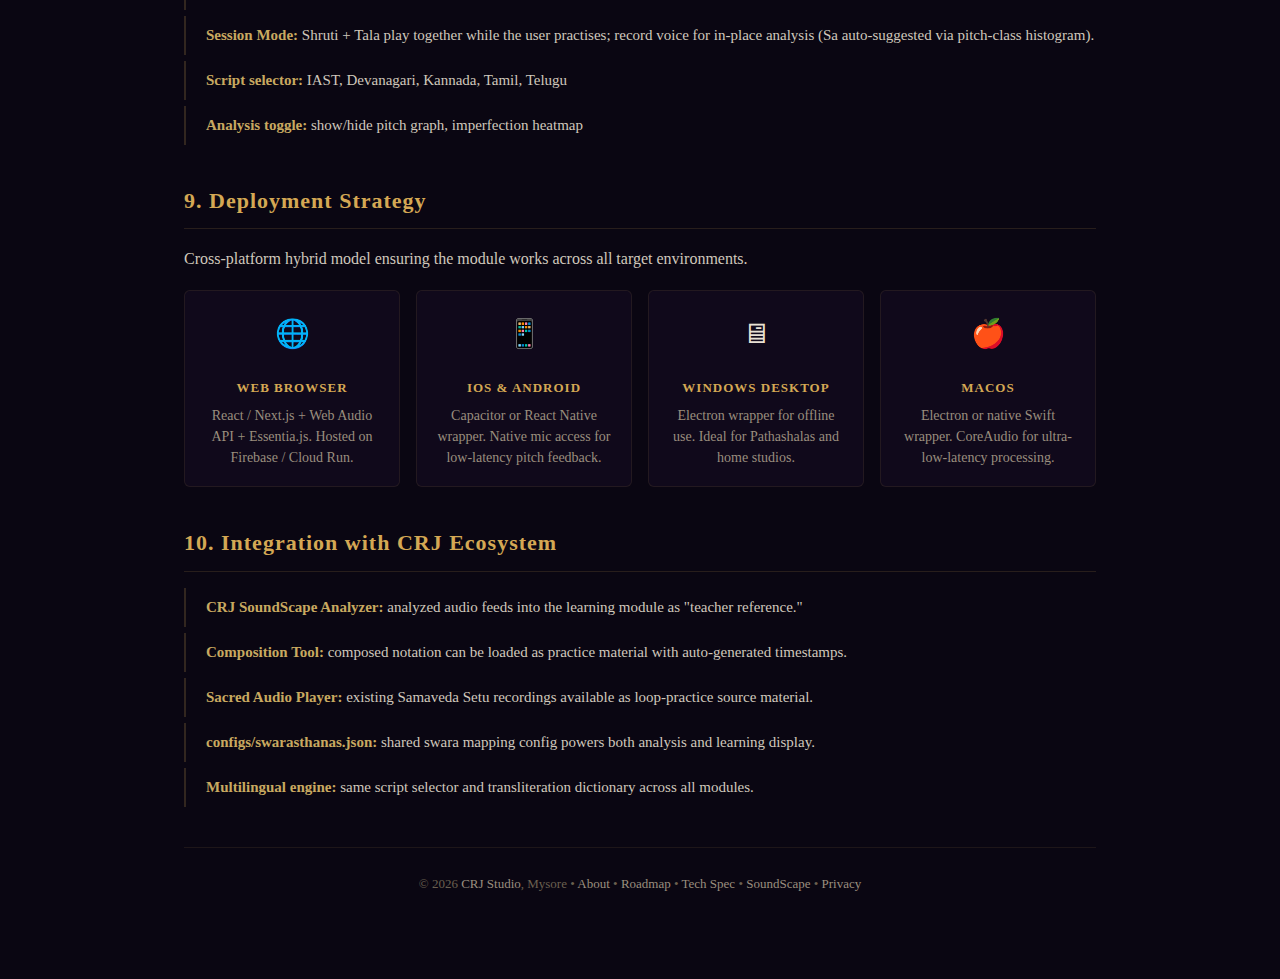
<file: web/apps/crj/learning-module.html>
<!DOCTYPE html>
<html lang="en">
<head>
<meta charset="UTF-8">
<meta name="viewport" content="width=device-width, initial-scale=1.0">
<title>Advanced Learning Module – CRJ SoundScape</title>

<style>

*{
margin:0;
padding:0;
box-sizing:border-box;
}

body{
font-family: 'Georgia', 'Garamond', serif;
background:#0a0612;
color:#e8e0d4;
line-height:1.8;
}

.container{
max-width:960px;
margin:0 auto;
padding:40px 24px 60px;
}

/* Header */
.hero{
text-align:center;
padding:48px 0 32px;
border-bottom:1px solid rgba(212,168,84,0.2);
margin-bottom:40px;
}

.hero h1{
font-family: 'Palatino Linotype', 'Book Antiqua', serif;
font-size:32px;
color:#d4a854;
letter-spacing:3px;
margin-bottom:8px;
}

.hero .tagline{
font-size:15px;
color:#9a8e7e;
letter-spacing:2px;
text-transform:uppercase;
}

.hero .version{
font-size:13px;
color:#6a6050;
margin-top:12px;
}

/* Section headers */
h2{
font-family: 'Palatino Linotype', 'Book Antiqua', serif;
font-size:22px;
color:#d4a854;
letter-spacing:1px;
margin:36px 0 16px;
padding-bottom:8px;
border-bottom:1px solid rgba(212,168,84,0.15);
}

h3{
font-size:17px;
color:#c8a960;
margin:20px 0 10px;
}

h4{
font-size:15px;
color:#b8a070;
margin:16px 0 8px;
}

p{
margin-bottom:16px;
color:#d0c8bc;
font-size:16px;
}

/* Cards */
.card{
background:rgba(18,12,32,0.9);
border:1px solid rgba(212,168,84,0.12);
border-radius:8px;
padding:24px;
margin-bottom:20px;
}

.card-highlight{
border-left:3px solid #d4a854;
}

/* Feature grid */
.features{
display:grid;
grid-template-columns:repeat(auto-fit, minmax(240px, 1fr));
gap:16px;
margin:20px 0 32px;
}

.feature{
background:rgba(18,12,32,0.7);
border:1px solid rgba(212,168,84,0.1);
border-radius:6px;
padding:18px;
}

.feature .icon{
font-size:24px;
margin-bottom:8px;
display:block;
}

.feature h4{
color:#d4a854;
font-size:14px;
letter-spacing:1px;
text-transform:uppercase;
margin-bottom:6px;
}

.feature p{
font-size:14px;
color:#9a8e7e;
margin:0;
line-height:1.6;
}

/* Tables */
.spec-table{
width:100%;
border-collapse:collapse;
margin:16px 0 24px;
font-size:15px;
}

.spec-table th{
background:rgba(212,168,84,0.12);
color:#d4a854;
padding:10px 14px;
text-align:left;
font-size:13px;
letter-spacing:1px;
text-transform:uppercase;
border:1px solid rgba(212,168,84,0.1);
}

.spec-table td{
padding:10px 14px;
border:1px solid rgba(212,168,84,0.08);
color:#d0c8bc;
vertical-align:top;
}

.spec-table tr:nth-child(even){
background:rgba(18,12,32,0.5);
}

.spec-table strong{
color:#c8a960;
}

.spec-table code{
font-family:'Courier New', monospace;
background:rgba(212,168,84,0.08);
padding:2px 6px;
border-radius:3px;
font-size:13px;
color:#d4a854;
}

/* Code blocks */
pre{
background:rgba(13,22,36,0.8);
border:1px solid rgba(212,168,84,0.1);
border-radius:6px;
padding:18px 20px;
overflow-x:auto;
font-family:'Courier New', monospace;
font-size:14px;
color:#d0c8bc;
line-height:1.6;
margin:12px 0 20px;
}

code{
font-family:'Courier New', monospace;
background:rgba(212,168,84,0.08);
padding:2px 6px;
border-radius:3px;
font-size:14px;
color:#d4a854;
}

/* Math formulas */
.formula{
background:rgba(18,12,32,0.7);
border-left:3px solid #d4a854;
padding:16px 20px;
margin:16px 0;
font-family:'Courier New', monospace;
font-size:16px;
color:#d4a854;
letter-spacing:1px;
}

.formula .desc{
display:block;
font-family:'Georgia', serif;
font-size:14px;
color:#9a8e7e;
margin-top:6px;
letter-spacing:0;
}

/* Lists */
ul.spec-list{
list-style:none;
padding:0;
margin:12px 0 20px;
}

ul.spec-list li{
padding:6px 0 6px 20px;
border-left:2px solid rgba(212,168,84,0.2);
margin-bottom:6px;
color:#d0c8bc;
font-size:15px;
}

ul.spec-list li strong{
color:#c8a960;
}

/* Assignment cards */
.assignment{
background:rgba(18,12,32,0.9);
border:1px solid rgba(212,168,84,0.12);
border-left:4px solid #d4a854;
border-radius:0 8px 8px 0;
padding:24px;
margin-bottom:24px;
}

.assignment h3{
color:#d4a854;
font-size:16px;
letter-spacing:1px;
margin:0 0 8px;
}

.assignment .meta{
font-size:13px;
color:#6a6050;
margin-bottom:12px;
text-transform:uppercase;
letter-spacing:1px;
}

/* UI mockup styles */
.harmonium-mockup{
display:flex;
gap:2px;
margin:20px 0;
padding:16px;
background:rgba(13,22,36,0.6);
border-radius:8px;
border:1px solid rgba(212,168,84,0.1);
overflow-x:auto;
}

.key{
min-width:56px;
padding:12px 6px;
text-align:center;
border-radius:4px;
font-size:12px;
font-weight:bold;
cursor:default;
transition:all 0.2s ease;
}

.key-white{
background:rgba(232,224,212,0.1);
color:#d0c8bc;
border:1px solid rgba(212,168,84,0.1);
}

.key-black{
background:rgba(13,22,36,0.9);
color:#9a8e7e;
border:1px solid rgba(212,168,84,0.15);
}

.key-root{
background:rgba(212,168,84,0.2);
color:#d4a854;
border:2px solid #d4a854;
font-size:11px;
min-width:80px;
}

.key-root .full-label{
display:block;
font-size:10px;
color:#c8a960;
margin-top:4px;
text-transform:uppercase;
letter-spacing:0.5px;
}

/* Pitch bar mockup */
.pitch-bar{
position:relative;
height:60px;
background:rgba(13,22,36,0.6);
border-radius:8px;
border:1px solid rgba(212,168,84,0.1);
margin:20px 0;
overflow:hidden;
}

.pitch-zone{
position:absolute;
top:0;
bottom:0;
display:flex;
align-items:center;
justify-content:center;
font-size:11px;
font-weight:bold;
letter-spacing:1px;
text-transform:uppercase;
}

.zone-red-left{left:0;width:20%;background:rgba(224,85,85,0.15);color:#e05555;border-right:1px solid rgba(224,85,85,0.2);}
.zone-yellow-left{left:20%;width:15%;background:rgba(224,168,64,0.1);color:#e0a840;border-right:1px solid rgba(224,168,64,0.15);}
.zone-green{left:35%;width:30%;background:rgba(93,186,106,0.12);color:#5dba6a;border-right:1px solid rgba(93,186,106,0.15);}
.zone-yellow-right{left:65%;width:15%;background:rgba(224,168,64,0.1);color:#e0a840;border-right:1px solid rgba(224,168,64,0.15);}
.zone-red-right{left:80%;width:20%;background:rgba(224,85,85,0.15);color:#e05555;}

.pitch-indicator{
position:absolute;
top:8px;
bottom:8px;
left:52%;
width:3px;
background:#d4a854;
border-radius:2px;
box-shadow:0 0 8px rgba(212,168,84,0.4);
}

/* Deployment grid */
.deploy-grid{
display:grid;
grid-template-columns:repeat(auto-fit, minmax(200px, 1fr));
gap:16px;
margin:16px 0 28px;
}

.deploy-card{
background:rgba(18,12,32,0.7);
border:1px solid rgba(212,168,84,0.1);
border-radius:6px;
padding:18px;
text-align:center;
}

.deploy-card .platform{
font-size:28px;
display:block;
margin-bottom:8px;
}

.deploy-card h4{
color:#d4a854;
font-size:13px;
letter-spacing:1px;
text-transform:uppercase;
margin-bottom:6px;
}

.deploy-card p{
font-size:14px;
color:#9a8e7e;
margin:0;
line-height:1.5;
}

/* Footer */
footer{
text-align:center;
padding:24px 0;
font-size:13px;
color:#6a6050;
border-top:1px solid rgba(212,168,84,0.1);
margin-top:40px;
}

footer a{
color:#9a8e7e;
text-decoration:none;
}

footer a:hover{
text-decoration:underline;
}

/* Responsive */
@media(max-width:600px){
  .features{grid-template-columns:1fr;}
  .deploy-grid{grid-template-columns:1fr 1fr;}
  .harmonium-mockup{gap:1px;}
  .key{min-width:40px;padding:8px 4px;font-size:10px;}
  .key-root{min-width:60px;}
}

</style>

</head>

<body>

<div class="container">

  <!-- HERO -->
  <div class="hero">
    <h1>ADVANCED LEARNING MODULE</h1>
    <div class="tagline">CRJ SoundScape &bull; Vedic &amp; Musical Mastery</div>
    <div class="version">Project Report &bull; Functional Specification &bull; 2026</div>
  </div>

  <!-- ===== EXECUTIVE SUMMARY ===== -->
  <h2>1. Executive Summary</h2>
  <p>
    The CRJ SoundScape Advanced Learning Module is an interactive audio-visual environment
    for Vedic chanting and Indian Classical music mastery. It focuses on three pillars:
    <strong>Precision</strong> (real-time pitch analysis), <strong>Repetition</strong>
    (intelligent looping), and <strong>Visual Feedback</strong> (harmonium-style pitch display
    with cent deviation tracking).
  </p>
  <p>
    Users can loop specific mantra segments, synchronize text and notation in real-time,
    practice against a sonorous Shruti drone with customizable click track, and receive
    instant visual feedback comparing their pitch against the teacher's reference &mdash;
    all rendered through a culturally-aware Harmonium keyboard interface with multilingual labeling.
  </p>

  <!-- ===== KEY FEATURES ===== -->
  <h2>2. Key Features</h2>
  <div class="features">
    <div class="feature">
      <span class="icon">&#x1F501;</span>
      <h4>Segment Looping</h4>
      <p>Dual-slider selection on waveform for precise phrase practice. Infinite or counted loops (11, 21, 108). Shuffle mode for testing recognition.</p>
    </div>
    <div class="feature">
      <span class="icon">&#x1F4DC;</span>
      <h4>Text &amp; Notation Sync</h4>
      <p>JSON-based syllable-level highlighting ("Karaoke" mode). Swara notation syncs above text in secondary track.</p>
    </div>
    <div class="feature">
      <span class="icon">&#x1F3B5;</span>
      <h4>Sonorous Shruti Drone</h4>
      <p>Multi-sampled Tanpura or rich synth drone. User-selectable key with independent volume control.</p>
    </div>
    <div class="feature">
      <span class="icon">&#x1F514;</span>
      <h4>Advanced Click Track</h4>
      <p>Sound library: Bell, Ghatam, Manjira, Droplet, Om. Tala subdivisions (Adi, Rupaka, Mishra).</p>
    </div>
    <div class="feature">
      <span class="icon">&#x1F3B9;</span>
      <h4>Harmonium Pitch Bar</h4>
      <p>12-key visual reference with dynamic multilingual labeling. Base Swara in full, others as initials.</p>
    </div>
    <div class="feature">
      <span class="icon">&#x1F4CA;</span>
      <h4>Imperfection Analysis</h4>
      <p>Post-session heatmap showing pitch drift and rhythm waver. Cent deviation graph over time.</p>
    </div>
  </div>

  <!-- ===== FUNCTIONAL ARCHITECTURE ===== -->
  <h2>3. Functional Architecture</h2>

  <h3>A. Multi-Track Audio Engine</h3>
  <ul class="spec-list">
    <li><strong>Track 1 &mdash; Mantra/Teacher:</strong> Primary audio with dual-handle segment selection and loop control.</li>
    <li><strong>Track 2 &mdash; Shruti Drone:</strong> Independent volume, key selection (C1&ndash;C5 range), Tanpura or synth timbre.</li>
    <li><strong>Track 3 &mdash; Click Track:</strong> Configurable tala pattern, sound selection, subdivision control.</li>
    <li><strong>Track 4 &mdash; Student Mic:</strong> Live microphone input for real-time pitch comparison (Web Audio API).</li>
  </ul>

  <h3>B. Segment Looping Engine</h3>
  <ul class="spec-list">
    <li><strong>Dual-handle waveform slider:</strong> Users drag handles to highlight specific Anuvaka or verse.</li>
    <li><strong>Loop modes:</strong> Infinite, Counter (custom count: 11, 21, 108, or user-defined).</li>
    <li><strong>Shuffle Phrases:</strong> randomize segment order to test learner's recognition ability.</li>
    <li><strong>Core logic:</strong> <code>if (currentTime >= markerB) { playhead = markerA; loopCount++; }</code></li>
    <li><strong>Library:</strong> wavesurfer.js for waveform rendering and region management.</li>
  </ul>

  <h3>C. Visual Synchronization (Karaoke Layer)</h3>
  <ul class="spec-list">
    <li><strong>Text Sync:</strong> JSON timestamps at syllable level; <code>.highlight</code> CSS class applied in real-time.</li>
    <li><strong>Notation Sync:</strong> Swaram markings appear in secondary track above text, lighting up in tandem.</li>
    <li><strong>Data format:</strong> <code>{"time": 1.23, "text": "&#x0913;&#x092E;&#x094D;", "swara": "Sa", "duration": 0.5}</code></li>
    <li><strong>Samaveda support:</strong> Udatta, Anudatta, and Svarita accent markers synchronized with audio.</li>
  </ul>

  <!-- ===== THE HARMONIUM UI ===== -->
  <h2>4. The Harmonium Keyboard Interface</h2>
  <p>
    The keyboard is the <strong>Control Center</strong> for the entire Soundscape. Clicking a key
    sets the Shruti globally and offsets the target pitch for the analysis engine. The Base Swara (Shadja)
    is always displayed in full as the visual "anchor," while all other semitones show only their initial character.
  </p>

  <h3>Dynamic Labeling System</h3>
  <table class="spec-table">
    <tr><th>System</th><th>Sa</th><th>Ri</th><th>Ga</th><th>Ma</th><th>Pa</th><th>Dha</th><th>Ni</th></tr>
    <tr>
      <td><strong>Western</strong></td>
      <td>C</td><td>C# / D</td><td>D# / E</td><td>F / F#</td><td>G</td><td>G# / A</td><td>A# / B</td>
    </tr>
    <tr>
      <td><strong>South Indian (Kattai)</strong></td>
      <td>1</td><td>1.5 / 2</td><td>2.5 / 3</td><td>3.5 / 4</td><td>4.5</td><td>5 / 5.5</td><td>6 / 6.5</td>
    </tr>
    <tr>
      <td><strong>Vedic (Samaveda)</strong></td>
      <td>Prathama</td><td>Dvitiya</td><td>Tritiya</td><td>Caturtha</td><td>Mandra</td><td>Atisvarya</td><td>Krushta</td>
    </tr>
  </table>

  <h3>Visual Mockup: Harmonium Bar</h3>
  <p style="color:#9a8e7e;font-size:14px;">Base Swara shown in full; all others display first letter only. Root key pulses when Shruti is active.</p>

  <div class="harmonium-mockup">
    <div class="key key-root">
      Sa
      <span class="full-label">SHADJA</span>
    </div>
    <div class="key key-black">R</div>
    <div class="key key-white">R</div>
    <div class="key key-black">G</div>
    <div class="key key-white">G</div>
    <div class="key key-white">M</div>
    <div class="key key-black">M</div>
    <div class="key key-white">P</div>
    <div class="key key-black">D</div>
    <div class="key key-white">D</div>
    <div class="key key-black">N</div>
    <div class="key key-white">N</div>
  </div>

  <h3>Display Logic</h3>
<pre>
// Dynamic labeling: full name for root, initial for others
const keys = ["Shadja", "Rishabha", "Gandhara", "Madhyama", ...];
const baseIndex = 0; // Selected Adhara Shadja

keys.map((name, index) => {
  if (index === baseIndex) {
    return name.toUpperCase(); // Full label: "SHADJA"
  } else {
    return name.charAt(0).toUpperCase(); // Initial: "R", "G", "M"
  }
});
</pre>

  <!-- ===== PITCH FEEDBACK ===== -->
  <h2>5. Pitch Feedback &amp; Analysis</h2>

  <h3>A. Real-Time Pitch Comparison</h3>
  <p>
    The system overlays the student's frequency (f<sub>S</sub>) against the teacher's (f<sub>T</sub>)
    using the cent deviation formula:
  </p>

  <div class="formula">
    &Delta;cents = 1200 &times; log&#8322;(f<sub>S</sub> / f<sub>T</sub>)
    <span class="desc">Goal: keep &Delta;cents as close to zero as possible throughout the mantra.</span>
  </div>

  <h3>B. Visual Pitch Bar</h3>
  <p style="color:#9a8e7e;font-size:14px;">The gold indicator shows the learner's current pitch position against the target center.</p>

  <div class="pitch-bar">
    <div class="pitch-zone zone-red-left">&gt;30&cent; flat</div>
    <div class="pitch-zone zone-yellow-left">11&ndash;30&cent;</div>
    <div class="pitch-zone zone-green">&plusmn;10&cent; IN TUNE</div>
    <div class="pitch-zone zone-yellow-right">11&ndash;30&cent;</div>
    <div class="pitch-zone zone-red-right">&gt;30&cent; sharp</div>
    <div class="pitch-indicator"></div>
  </div>

  <h3>C. Feedback Layers</h3>
  <table class="spec-table">
    <tr><th>Feature</th><th>Implementation</th><th>Purpose</th></tr>
    <tr>
      <td><strong>Pitch Tracker</strong></td>
      <td>Moving line graph overlaid on notation</td>
      <td>Shows if student is sharp or flat in real-time</td>
    </tr>
    <tr>
      <td><strong>Comparison Bar</strong></td>
      <td>f<sub>S</sub> vs. f<sub>T</sub> overlay with cent gap</td>
      <td>Visualizes the deviation from teacher's pitch</td>
    </tr>
    <tr>
      <td><strong>Imperfection Graph</strong></td>
      <td>Post-session heatmap</td>
      <td>Highlights where rhythm wavered or pitch drifted</td>
    </tr>
    <tr>
      <td><strong>Harmonium Glow</strong></td>
      <td>Keys light up as learner sings</td>
      <td>Ghost key moves across keyboard showing live position</td>
    </tr>
  </table>

  <h3>D. Color-Coded Deviation</h3>
  <ul class="spec-list">
    <li><strong style="color:#5dba6a;">Green Glow:</strong> &Delta;cents within &plusmn;10 &mdash; perfectly in tune</li>
    <li><strong style="color:#e0a840;">Yellow Shift:</strong> &Delta;cents &plusmn;11 to 30 &mdash; slightly off</li>
    <li><strong style="color:#e05555;">Red Shift:</strong> &Delta;cents &gt; 30 &mdash; incorrect Svara</li>
  </ul>

  <!-- ===== VEDIC OVERLAY ===== -->
  <h2>6. Vedic Overlay (Samaveda Mode)</h2>
  <p>
    For Samaveda learners, the Harmonium keys are color-coded to match the descending chanting style.
    As the chant moves from Krushta down to Atisvarya, corresponding keys light up in sequence
    mimicking the traditional hand movements (Mudras).
  </p>
  <ul class="spec-list">
    <li><strong>Accent visualization:</strong> Udatta (raised), Anudatta (lowered), Svarita (circumflex) mapped to vertical position on pitch display.</li>
    <li><strong>Descending contour:</strong> visual flow from high to low keys matching Samaveda melodic structure.</li>
    <li><strong>Mudra guide:</strong> optional hand gesture indicator synchronized with audio position.</li>
  </ul>

  <!-- ===== CODING ASSIGNMENTS ===== -->
  <h2>7. Coding Assignments (Sprint-Based)</h2>

  <div class="assignment">
    <h3>Assignment 1: The "Smart" Harmonium UI</h3>
    <div class="meta">HTML / CSS / JavaScript &bull; Sprint 1</div>
    <p><strong>Task:</strong> Create a horizontal bar of 12 keys with dynamic labeling.</p>
    <ul class="spec-list">
      <li>Function takes an array of 12 strings and a <code>baseIndex</code></li>
      <li>Render <code>baseIndex</code> in full uppercase; others as first letter only</li>
      <li>Toggle between Western, South Indian, and Vedic label sets</li>
      <li>Clicking a key sets the global Shruti reference</li>
    </ul>
  </div>

  <div class="assignment">
    <h3>Assignment 2: The Looping Engine</h3>
    <div class="meta">JavaScript / wavesurfer.js &bull; Sprint 2</div>
    <p><strong>Task:</strong> Implement waveform display with dual markers and loop control.</p>
    <ul class="spec-list">
      <li>Two draggable markers on waveform (Marker A and Marker B)</li>
      <li>"Loop" toggle: reset playhead to Marker A when it reaches Marker B</li>
      <li>Loop counter display (current / total)</li>
      <li>Shuffle mode: randomize segment playback order from a segment list</li>
    </ul>
  </div>

  <div class="assignment">
    <h3>Assignment 3: Pitch Detection &amp; Cent Calculation</h3>
    <div class="meta">JavaScript / Web Audio API &bull; Sprint 3</div>
    <p><strong>Task:</strong> Access microphone, detect pitch, and calculate cent deviation.</p>
    <ul class="spec-list">
      <li>Capture microphone input using <code>navigator.mediaDevices.getUserMedia()</code></li>
      <li>Implement autocorrelation-based pitch detection on <code>AnalyserNode</code> data</li>
      <li>Calculate: <code>cents = 1200 * Math.log2(userFreq / refFreq)</code></li>
      <li>Display result on the Harmonium bar with green/yellow/red color coding</li>
    </ul>
  </div>

  <div class="assignment">
    <h3>Assignment 4: Text &amp; Notation Sync</h3>
    <div class="meta">JavaScript / JSON &bull; Sprint 4</div>
    <p><strong>Task:</strong> Map JSON timestamps to text elements for karaoke-style highlighting.</p>
    <ul class="spec-list">
      <li>Load JSON file with <code>{time, text, swara, duration}</code> entries</li>
      <li>As audio plays, add <code>.highlight</code> CSS class to corresponding syllable</li>
      <li>Secondary notation track above text lights up swara in tandem</li>
      <li>Support for Samaveda accent markers (Udatta, Anudatta, Svarita)</li>
    </ul>
  </div>

  <!-- ===== UI LAYOUT ===== -->
  <h2>8. UI Layout Specification</h2>
  <p>The screen is divided into four vertical zones, top to bottom:</p>

  <table class="spec-table">
    <tr><th>Zone</th><th>Component</th><th>Description</th></tr>
    <tr>
      <td><strong>Top</strong></td>
      <td>Text &amp; Notation Panel</td>
      <td>Scrolling text with syllable highlighting. Swara notation track above with accent markers.</td>
    </tr>
    <tr>
      <td><strong>Middle</strong></td>
      <td>Waveform &amp; Controls</td>
      <td>Dual-slider waveform (wavesurfer.js). Transport controls: play, pause, loop toggle, counter, shuffle. Speed control.</td>
    </tr>
    <tr>
      <td><strong>Lower</strong></td>
      <td>Harmonium Bar</td>
      <td>12-key reference with dynamic labels. Live pitch indicator (ghost key). Language toggle for label system.</td>
    </tr>
    <tr>
      <td><strong>Bottom</strong></td>
      <td>Pitch Deviation Bar</td>
      <td>Color-coded cent deviation display. Post-session imperfection heatmap toggle.</td>
    </tr>
  </table>

  <h3>Side Panel (Collapsible)</h3>
  <ul class="spec-list">
    <li><strong>Shruti controls:</strong> 5 popular Sa presets (A3, B♭3, C4, C♯4, D♯4) plus custom Hz; pluck pattern Sa-Pa-Sa-Sa, Sa-Ma-Sa-Sa, or Sa-Ni-Sa-Sa</li>
    <li><strong>Tala controls:</strong> 7 cycles across Carnatic (Adi, Rupakam, Tisra Triputa), Hindustani (Teentaal, Ektaal, Dadra), Dhrupad (Chautal). Voice selectable: Mridangam / Pakhavaj / Tabla / Click. Tempo 40&ndash;200 BPM.</li>
    <li><strong>Session Mode:</strong> Shruti + Tala play together while the user practises; record voice for in-place analysis (Sa auto-suggested via pitch-class histogram).</li>
    <li><strong>Script selector:</strong> IAST, Devanagari, Kannada, Tamil, Telugu</li>
    <li><strong>Analysis toggle:</strong> show/hide pitch graph, imperfection heatmap</li>
  </ul>

  <!-- ===== DEPLOYMENT ===== -->
  <h2>9. Deployment Strategy</h2>
  <p>Cross-platform hybrid model ensuring the module works across all target environments.</p>

  <div class="deploy-grid">
    <div class="deploy-card">
      <span class="platform">&#x1F310;</span>
      <h4>Web Browser</h4>
      <p>React / Next.js + Web Audio API + Essentia.js. Hosted on Firebase / Cloud Run.</p>
    </div>
    <div class="deploy-card">
      <span class="platform">&#x1F4F1;</span>
      <h4>iOS &amp; Android</h4>
      <p>Capacitor or React Native wrapper. Native mic access for low-latency pitch feedback.</p>
    </div>
    <div class="deploy-card">
      <span class="platform">&#x1F5A5;</span>
      <h4>Windows Desktop</h4>
      <p>Electron wrapper for offline use. Ideal for Pathashalas and home studios.</p>
    </div>
    <div class="deploy-card">
      <span class="platform">&#x1F34E;</span>
      <h4>macOS</h4>
      <p>Electron or native Swift wrapper. CoreAudio for ultra-low-latency processing.</p>
    </div>
  </div>

  <!-- ===== INTEGRATION ===== -->
  <h2>10. Integration with CRJ Ecosystem</h2>
  <ul class="spec-list">
    <li><strong>CRJ SoundScape Analyzer:</strong> analyzed audio feeds into the learning module as "teacher reference."</li>
    <li><strong>Composition Tool:</strong> composed notation can be loaded as practice material with auto-generated timestamps.</li>
    <li><strong>Sacred Audio Player:</strong> existing Samaveda Setu recordings available as loop-practice source material.</li>
    <li><strong>configs/swarasthanas.json:</strong> shared swara mapping config powers both analysis and learning display.</li>
    <li><strong>Multilingual engine:</strong> same script selector and transliteration dictionary across all modules.</li>
  </ul>

  <!-- FOOTER -->
  <footer>
    &copy; 2026 <a href="https://vedavishtaram.in/crj">CRJ Studio</a>, Mysore &bull;
    <a href="/apps/crj/about.html">About</a> &bull;
    <a href="/apps/crj/roadmap.html">Roadmap</a> &bull;
    <a href="/apps/crj/tech-spec.html">Tech Spec</a> &bull;
    <a href="/">SoundScape</a> &bull;
    <a href="../privacy.html">Privacy</a>
  </footer>

</div>

</body>
</html>
</file>
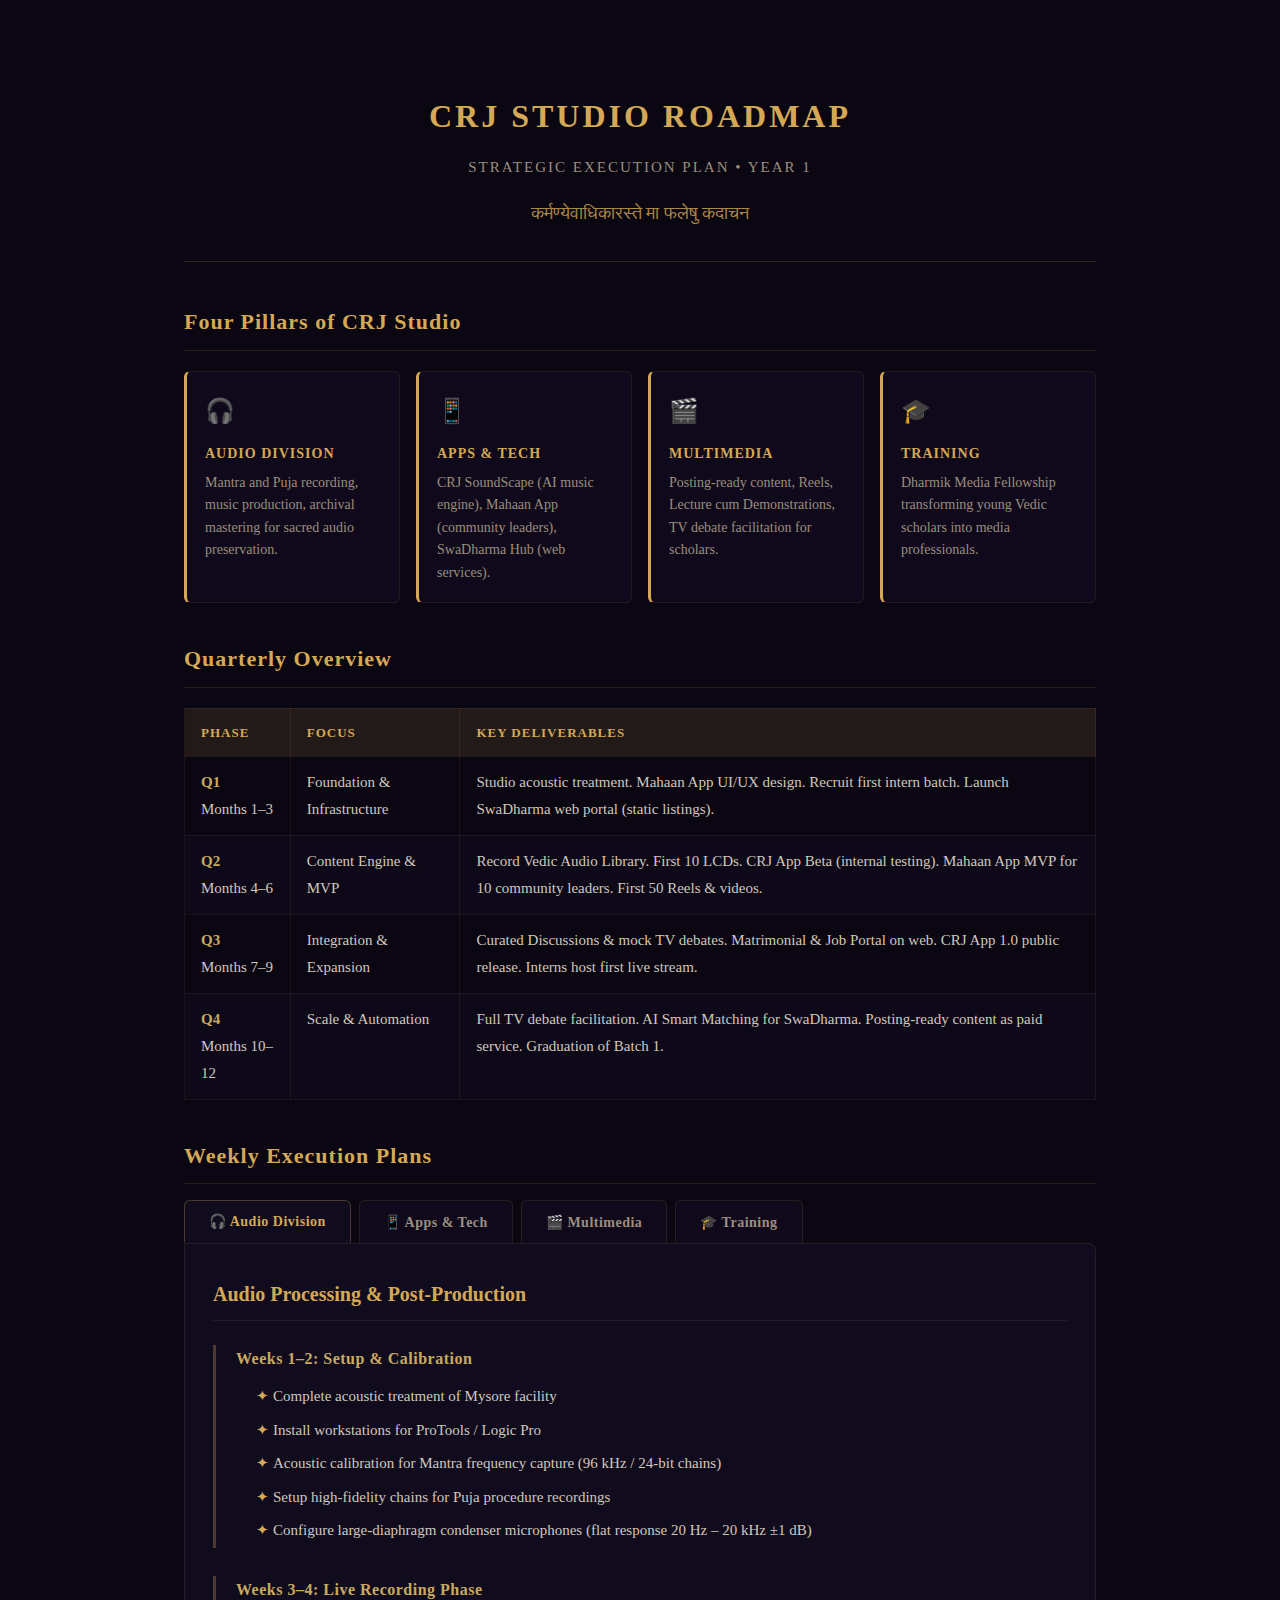
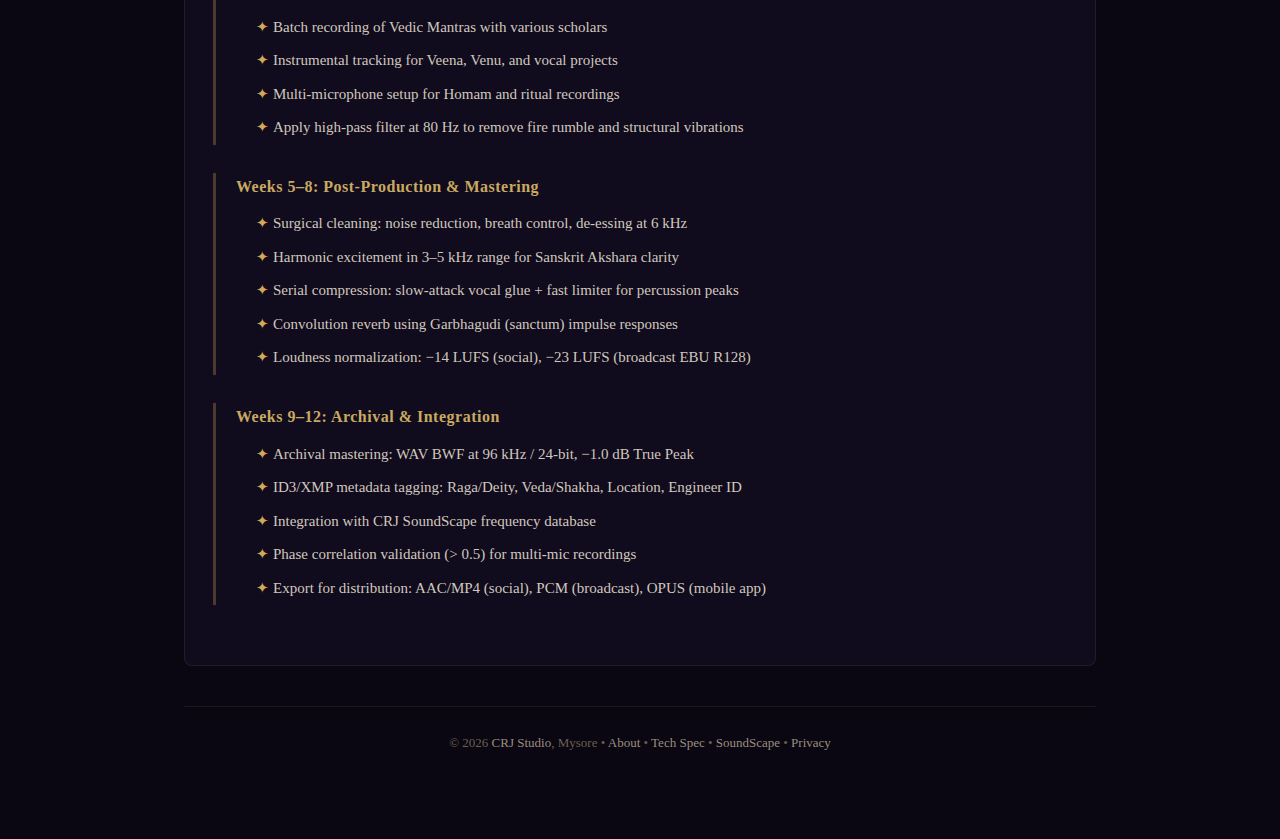
<file: web/apps/crj/roadmap.html>
<!DOCTYPE html>
<html lang="en">
<head>
<meta charset="UTF-8">
<meta name="viewport" content="width=device-width, initial-scale=1.0">
<title>Roadmap – CRJ Studio</title>

<style>

*{
margin:0;
padding:0;
box-sizing:border-box;
}

body{
font-family: 'Georgia', 'Garamond', serif;
background:#0a0612;
color:#e8e0d4;
line-height:1.8;
}

.container{
max-width:960px;
margin:0 auto;
padding:40px 24px 60px;
}

/* Header */
.hero{
text-align:center;
padding:48px 0 32px;
border-bottom:1px solid rgba(212,168,84,0.2);
margin-bottom:40px;
}

.hero h1{
font-family: 'Palatino Linotype', 'Book Antiqua', serif;
font-size:32px;
color:#d4a854;
letter-spacing:3px;
margin-bottom:8px;
}

.hero .tagline{
font-size:15px;
color:#9a8e7e;
letter-spacing:2px;
text-transform:uppercase;
}

.hero .sanskrit{
font-size:18px;
color:#d4a854;
margin-top:16px;
opacity:0.8;
}

/* Section headers */
h2{
font-family: 'Palatino Linotype', 'Book Antiqua', serif;
font-size:22px;
color:#d4a854;
letter-spacing:1px;
margin:36px 0 16px;
padding-bottom:8px;
border-bottom:1px solid rgba(212,168,84,0.15);
}

h3{
font-size:17px;
color:#c8a960;
margin:20px 0 10px;
}

p{
margin-bottom:16px;
color:#d0c8bc;
font-size:16px;
}

/* ---- TABBED NAVIGATION ---- */
.tabs{
display:flex;
flex-wrap:wrap;
gap:8px;
margin-bottom:0;
padding-bottom:0;
}

.tab-btn{
padding:12px 24px;
background:rgba(18,12,32,0.7);
border:1px solid rgba(212,168,84,0.12);
border-bottom:none;
cursor:pointer;
font-family:'Georgia', serif;
font-size:14px;
font-weight:bold;
color:#9a8e7e;
border-radius:6px 6px 0 0;
transition:all 0.3s ease;
letter-spacing:0.5px;
}

.tab-btn:hover{
color:#d4a854;
background:rgba(18,12,32,0.9);
border-color:rgba(212,168,84,0.25);
}

.tab-btn.active{
background:rgba(18,12,32,0.95);
color:#d4a854;
border-color:rgba(212,168,84,0.3);
border-bottom:1px solid rgba(18,12,32,0.95);
}

/* ---- TAB CONTENT ---- */
.tab-content{
display:none;
background:rgba(18,12,32,0.9);
border:1px solid rgba(212,168,84,0.12);
border-radius:0 8px 8px 8px;
padding:32px 28px;
animation:fadeIn 0.4s ease;
}

.tab-content.active{
display:block;
}

@keyframes fadeIn{
from{opacity:0;transform:translateY(6px)}
to{opacity:1;transform:translateY(0)}
}

.tab-content h3{
font-family:'Palatino Linotype','Book Antiqua',serif;
font-size:20px;
color:#d4a854;
margin:0 0 24px;
padding-bottom:8px;
border-bottom:1px solid rgba(212,168,84,0.1);
}

/* ---- WEEK BLOCKS ---- */
.week-block{
margin-bottom:28px;
padding-left:20px;
border-left:3px solid rgba(212,168,84,0.3);
}

.week-title{
font-weight:bold;
color:#c8a960;
font-size:16px;
margin-bottom:6px;
letter-spacing:0.5px;
}

.task-list{
margin:0;
padding-left:20px;
list-style:none;
}

.task-list li{
padding:4px 0;
color:#d0c8bc;
font-size:15px;
line-height:1.7;
}

.task-list li::before{
content:'\2726 ';
color:#d4a854;
margin-right:4px;
}

/* ---- QUARTERLY OVERVIEW TABLE ---- */
.quarter-table{
width:100%;
border-collapse:collapse;
margin:20px 0 32px;
font-size:15px;
}

.quarter-table th{
background:rgba(212,168,84,0.12);
color:#d4a854;
padding:12px 16px;
text-align:left;
font-size:13px;
letter-spacing:1px;
text-transform:uppercase;
border:1px solid rgba(212,168,84,0.1);
}

.quarter-table td{
padding:12px 16px;
border:1px solid rgba(212,168,84,0.08);
color:#d0c8bc;
vertical-align:top;
}

.quarter-table tr:nth-child(even){
background:rgba(18,12,32,0.5);
}

.quarter-table strong{
color:#c8a960;
}

/* ---- CURRICULUM TABLE ---- */
.curriculum-table{
width:100%;
border-collapse:collapse;
margin:20px 0;
font-size:15px;
}

.curriculum-table th{
background:rgba(212,168,84,0.12);
color:#d4a854;
padding:10px 14px;
text-align:left;
font-size:13px;
letter-spacing:1px;
text-transform:uppercase;
border:1px solid rgba(212,168,84,0.1);
}

.curriculum-table td{
padding:10px 14px;
border:1px solid rgba(212,168,84,0.08);
color:#d0c8bc;
vertical-align:top;
}

.curriculum-table tr:nth-child(even){
background:rgba(18,12,32,0.5);
}

/* ---- VISION CARDS ---- */
.vision-grid{
display:grid;
grid-template-columns:repeat(auto-fit, minmax(200px, 1fr));
gap:16px;
margin:20px 0 32px;
}

.vision-card{
background:rgba(18,12,32,0.7);
border:1px solid rgba(212,168,84,0.1);
border-left:3px solid #d4a854;
border-radius:6px;
padding:18px;
}

.vision-card .icon{
font-size:24px;
margin-bottom:8px;
display:block;
}

.vision-card h4{
color:#d4a854;
font-size:14px;
letter-spacing:1px;
text-transform:uppercase;
margin-bottom:6px;
}

.vision-card p{
font-size:14px;
color:#9a8e7e;
margin:0;
line-height:1.6;
}

/* Footer */
footer{
text-align:center;
padding:24px 0;
font-size:13px;
color:#6a6050;
border-top:1px solid rgba(212,168,84,0.1);
margin-top:40px;
}

footer a{
color:#9a8e7e;
text-decoration:none;
}

footer a:hover{
text-decoration:underline;
}

/* Responsive */
@media(max-width:600px){
  .tabs{gap:4px;}
  .tab-btn{padding:10px 14px;font-size:12px;}
  .tab-content{padding:20px 16px;}
  .vision-grid{grid-template-columns:1fr;}
  .quarter-table th,.quarter-table td{padding:8px 10px;font-size:13px;}
}

</style>

</head>

<body>

<div class="container">

  <!-- HERO -->
  <div class="hero">
    <h1>CRJ STUDIO ROADMAP</h1>
    <div class="tagline">Strategic Execution Plan &bull; Year 1</div>
    <div class="sanskrit">कर्मण्येवाधिकारस्ते मा फलेषु कदाचन</div>
  </div>

  <!-- FOUR PILLARS -->
  <h2>Four Pillars of CRJ Studio</h2>
  <div class="vision-grid">
    <div class="vision-card">
      <span class="icon">&#x1F3A7;</span>
      <h4>Audio Division</h4>
      <p>Mantra and Puja recording, music production, archival mastering for sacred audio preservation.</p>
    </div>
    <div class="vision-card">
      <span class="icon">&#x1F4F1;</span>
      <h4>Apps &amp; Tech</h4>
      <p>CRJ SoundScape (AI music engine), Mahaan App (community leaders), SwaDharma Hub (web services).</p>
    </div>
    <div class="vision-card">
      <span class="icon">&#x1F3AC;</span>
      <h4>Multimedia</h4>
      <p>Posting-ready content, Reels, Lecture cum Demonstrations, TV debate facilitation for scholars.</p>
    </div>
    <div class="vision-card">
      <span class="icon">&#x1F393;</span>
      <h4>Training</h4>
      <p>Dharmik Media Fellowship transforming young Vedic scholars into media professionals.</p>
    </div>
  </div>

  <!-- QUARTERLY OVERVIEW -->
  <h2>Quarterly Overview</h2>
  <table class="quarter-table">
    <thead>
      <tr>
        <th>Phase</th>
        <th>Focus</th>
        <th>Key Deliverables</th>
      </tr>
    </thead>
    <tbody>
      <tr>
        <td><strong>Q1</strong><br>Months 1&ndash;3</td>
        <td>Foundation &amp; Infrastructure</td>
        <td>Studio acoustic treatment. Mahaan App UI/UX design. Recruit first intern batch. Launch SwaDharma web portal (static listings).</td>
      </tr>
      <tr>
        <td><strong>Q2</strong><br>Months 4&ndash;6</td>
        <td>Content Engine &amp; MVP</td>
        <td>Record Vedic Audio Library. First 10 LCDs. CRJ App Beta (internal testing). Mahaan App MVP for 10 community leaders. First 50 Reels &amp; videos.</td>
      </tr>
      <tr>
        <td><strong>Q3</strong><br>Months 7&ndash;9</td>
        <td>Integration &amp; Expansion</td>
        <td>Curated Discussions &amp; mock TV debates. Matrimonial &amp; Job Portal on web. CRJ App 1.0 public release. Interns host first live stream.</td>
      </tr>
      <tr>
        <td><strong>Q4</strong><br>Months 10&ndash;12</td>
        <td>Scale &amp; Automation</td>
        <td>Full TV debate facilitation. AI Smart Matching for SwaDharma. Posting-ready content as paid service. Graduation of Batch 1.</td>
      </tr>
    </tbody>
  </table>

  <!-- TABBED WEEKLY PLANS -->
  <h2>Weekly Execution Plans</h2>

  <div class="tabs">
    <button class="tab-btn active" onclick="openTab(event,'audio')">&#x1F3A7; Audio Division</button>
    <button class="tab-btn" onclick="openTab(event,'apps')">&#x1F4F1; Apps &amp; Tech</button>
    <button class="tab-btn" onclick="openTab(event,'multimedia')">&#x1F3AC; Multimedia</button>
    <button class="tab-btn" onclick="openTab(event,'training')">&#x1F393; Training</button>
  </div>

  <!-- TAB: AUDIO -->
  <div id="audio" class="tab-content active">
    <h3>Audio Processing &amp; Post-Production</h3>

    <div class="week-block">
      <div class="week-title">Weeks 1&ndash;2: Setup &amp; Calibration</div>
      <ul class="task-list">
        <li>Complete acoustic treatment of Mysore facility</li>
        <li>Install workstations for ProTools / Logic Pro</li>
        <li>Acoustic calibration for Mantra frequency capture (96 kHz / 24-bit chains)</li>
        <li>Setup high-fidelity chains for Puja procedure recordings</li>
        <li>Configure large-diaphragm condenser microphones (flat response 20 Hz &ndash; 20 kHz &plusmn;1 dB)</li>
      </ul>
    </div>

    <div class="week-block">
      <div class="week-title">Weeks 3&ndash;4: Live Recording Phase</div>
      <ul class="task-list">
        <li>Batch recording of Vedic Mantras with various scholars</li>
        <li>Instrumental tracking for Veena, Venu, and vocal projects</li>
        <li>Multi-microphone setup for Homam and ritual recordings</li>
        <li>Apply high-pass filter at 80 Hz to remove fire rumble and structural vibrations</li>
      </ul>
    </div>

    <div class="week-block">
      <div class="week-title">Weeks 5&ndash;8: Post-Production &amp; Mastering</div>
      <ul class="task-list">
        <li>Surgical cleaning: noise reduction, breath control, de-essing at 6 kHz</li>
        <li>Harmonic excitement in 3&ndash;5 kHz range for Sanskrit Akshara clarity</li>
        <li>Serial compression: slow-attack vocal glue + fast limiter for percussion peaks</li>
        <li>Convolution reverb using Garbhagudi (sanctum) impulse responses</li>
        <li>Loudness normalization: &minus;14 LUFS (social), &minus;23 LUFS (broadcast EBU R128)</li>
      </ul>
    </div>

    <div class="week-block">
      <div class="week-title">Weeks 9&ndash;12: Archival &amp; Integration</div>
      <ul class="task-list">
        <li>Archival mastering: WAV BWF at 96 kHz / 24-bit, &minus;1.0 dB True Peak</li>
        <li>ID3/XMP metadata tagging: Raga/Deity, Veda/Shakha, Location, Engineer ID</li>
        <li>Integration with CRJ SoundScape frequency database</li>
        <li>Phase correlation validation (&gt; 0.5) for multi-mic recordings</li>
        <li>Export for distribution: AAC/MP4 (social), PCM (broadcast), OPUS (mobile app)</li>
      </ul>
    </div>
  </div>

  <!-- TAB: APPS -->
  <div id="apps" class="tab-content">
    <h3>Software &amp; App Development</h3>

    <div class="week-block">
      <div class="week-title">Weeks 1&ndash;4: Mahaan App MVP</div>
      <ul class="task-list">
        <li>UI/UX design for Dharmik Personality dashboards</li>
        <li>Core database for community leaders and outreach management</li>
        <li>SwaDharma directory: Temples, Archakas, Professional Scholars</li>
        <li>Flutter cross-platform frontend (iOS / Android)</li>
        <li>FastAPI backend with PostgreSQL</li>
      </ul>
    </div>

    <div class="week-block">
      <div class="week-title">Weeks 5&ndash;8: CRJ Frequency Engine</div>
      <ul class="task-list">
        <li>Implement pYIN pitch detection algorithm (4096-sample window at 96 kHz)</li>
        <li>CREPE deep learning model integration for noise-robust pitch tracking</li>
        <li>Microtonal cent mapping: 12 swarasthanas with &plusmn;25 cents tolerance</li>
        <li>Gamaka recognition via Dynamic Time Warping (DTW) against master curves</li>
        <li>Notation synthesis bridge: frequency &rarr; swara &rarr; multilingual output</li>
        <li>Real-time JSON stream output: timestamp, frequency, confidence, swara</li>
        <li>AI Sa-suggestion: pitch-class histogram with FFT-based octave verification</li>
        <li>Shruti playback engine: 5 Sa presets &times; 3 pluck patterns (Sa-Pa / Sa-Ma / Sa-Ni)</li>
        <li>Live Tala engine: 7 talas across Carnatic / Hindustani / Dhrupad on synthesised Mridangam, Pakhavaj, Tabla voices with adjustable tempo</li>
        <li>Session Mode: combined Shruti + Tala + mic recording for guided practice</li>
      </ul>
    </div>

    <div class="week-block">
      <div class="week-title">Weeks 9&ndash;12: SwaDharma &amp; Integration</div>
      <ul class="task-list">
        <li>Launch custom webpages for Dharmik organisations</li>
        <li>Matrimonial &amp; Job Portal functionality</li>
        <li>Donor-match module: connect philanthropists with Veda Schools</li>
        <li>Beta testing purpose-driven apps for scholar data management</li>
        <li>CRJ App 1.0 public release on Play Store and App Store</li>
      </ul>
    </div>
  </div>

  <!-- TAB: MULTIMEDIA -->
  <div id="multimedia" class="tab-content">
    <h3>Content Production &amp; Propagation</h3>

    <div class="week-block">
      <div class="week-title">Weeks 1&ndash;3: Reels &amp; Social Content</div>
      <ul class="task-list">
        <li>Production of 20 high-quality cultural Reels</li>
        <li>Finalize "Posting-Ready" templates and workflows</li>
        <li>SEO for Dharma: titles, tags, descriptions for Vedic content searchability</li>
        <li>Scripting: condense 1-hour discourses into 60-second Reel scripts</li>
      </ul>
    </div>

    <div class="week-block">
      <div class="week-title">Weeks 4&ndash;7: LCDs &amp; Curated Discussions</div>
      <ul class="task-list">
        <li>Video shoots for Lecture cum Demonstrations of Indian cultural concepts</li>
        <li>LCD structure: Hook &rarr; Concept &rarr; Demo &rarr; Conclusion</li>
        <li>Editing curated discussions for YouTube and Mahaan App</li>
        <li>Thumbnail and flyer design using Canva/Photoshop for SwaDharma events</li>
        <li>Subtitles in English, Kannada, and Sanskrit</li>
      </ul>
    </div>

    <div class="week-block">
      <div class="week-title">Weeks 8&ndash;12: TV &amp; Discourse Support</div>
      <ul class="task-list">
        <li>Curated Discussions with invited guests</li>
        <li>Mock TV debate simulations to prepare scholars for broadcast</li>
        <li>Facilitate professional discourse broadcasts</li>
        <li>On-site production of Vedic ritual coverage</li>
        <li>Build pipeline for "Posting-Ready Content" as a paid service</li>
      </ul>
    </div>
  </div>

  <!-- TAB: TRAINING -->
  <div id="training" class="tab-content">
    <h3>The Dharmik Media Fellowship &mdash; Scholar Transformation</h3>
    <p style="color:#9a8e7e;font-size:14px;margin-bottom:24px;">
      6-month program &bull; Goal: Transform Vedic Scholars into Media Professionals &amp; Multilingual Public Speakers
    </p>

    <table class="curriculum-table">
      <thead>
        <tr>
          <th>Month</th>
          <th>Module</th>
          <th>Key Skills</th>
        </tr>
      </thead>
      <tbody>
        <tr>
          <td><strong>1</strong></td>
          <td>The Modern Toolbox</td>
          <td>Audio/video hardware basics, microphone types (Lavalier vs. Condenser), 3-point lighting for rituals, social media algorithms.</td>
        </tr>
        <tr>
          <td><strong>2</strong></td>
          <td>Post-Production Mastery</td>
          <td>Editing in Premiere/DaVinci, Mantra audio cleaning, breath removal, EQ for vocal clarity, graphic design for events.</td>
        </tr>
        <tr>
          <td><strong>3</strong></td>
          <td>Content Strategy &amp; Storytelling</td>
          <td>Scripting Shastras for Reels, LCD format structuring, SEO for Dharma, writing searchable titles and descriptions.</td>
        </tr>
        <tr>
          <td><strong>4</strong></td>
          <td>The App Ecosystem</td>
          <td>Managing Mahaan App dashboard, scheduling posts, handling Q&amp;A. CRJ frequency tagging to train the AI engine.</td>
        </tr>
        <tr>
          <td><strong>5</strong></td>
          <td>Vak (Speech) &amp; Debate</td>
          <td>Mock TV debates in hostile scenarios, multilingual transition (Sanskrit/English/regional), body language and screen presence.</td>
        </tr>
        <tr>
          <td><strong>6</strong></td>
          <td>Capstone Project</td>
          <td>End-to-end campaign for a real temple: 1 promo video, 1 month of social content, 1 live stream event. Certification.</td>
        </tr>
      </tbody>
    </table>

    <div class="week-block" style="margin-top:28px;">
      <div class="week-title">Weeks 1&ndash;4: Technical Immersion</div>
      <ul class="task-list">
        <li>Recruit first batch of 4&ndash;6 young scholar interns</li>
        <li>Training on studio equipment and audio processing fundamentals</li>
        <li>Digital literacy: understanding media platforms and algorithms</li>
        <li>Hands-on recording sessions with supervision</li>
      </ul>
    </div>

    <div class="week-block">
      <div class="week-title">Weeks 5&ndash;8: Content Mastery</div>
      <ul class="task-list">
        <li>Interns assist in post-production for real studio projects</li>
        <li>Workshop on multilingual public speaking</li>
        <li>Begin managing social media pages for local temples (live projects)</li>
        <li>B-Roll shooting, text overlay placement, subtitle creation</li>
      </ul>
    </div>

    <div class="week-block">
      <div class="week-title">Weeks 9&ndash;12: Professional Transformation</div>
      <ul class="task-list">
        <li>Interns host their first public live stream or webinar</li>
        <li>Live project handling for Dharmik organisations</li>
        <li>Mock debate practice and multilingual speech drills</li>
        <li>Capstone preparation: campaign planning for assigned temple</li>
      </ul>
    </div>
  </div>

  <!-- FOOTER -->
  <footer>
    &copy; 2026 <a href="https://vedavishtaram.in/crj">CRJ Studio</a>, Mysore &bull;
    <a href="/apps/crj/about.html">About</a> &bull;
    <a href="/apps/crj/tech-spec.html">Tech Spec</a> &bull;
    <a href="/">SoundScape</a> &bull;
    <a href="../privacy.html">Privacy</a>
  </footer>

</div>

<script>
function openTab(evt, tabName) {
  var contents = document.getElementsByClassName('tab-content');
  for (var i = 0; i < contents.length; i++) {
    contents[i].classList.remove('active');
  }
  var btns = document.getElementsByClassName('tab-btn');
  for (var i = 0; i < btns.length; i++) {
    btns[i].classList.remove('active');
  }
  document.getElementById(tabName).classList.add('active');
  evt.currentTarget.classList.add('active');
}
</script>

</body>
</html>
</file>
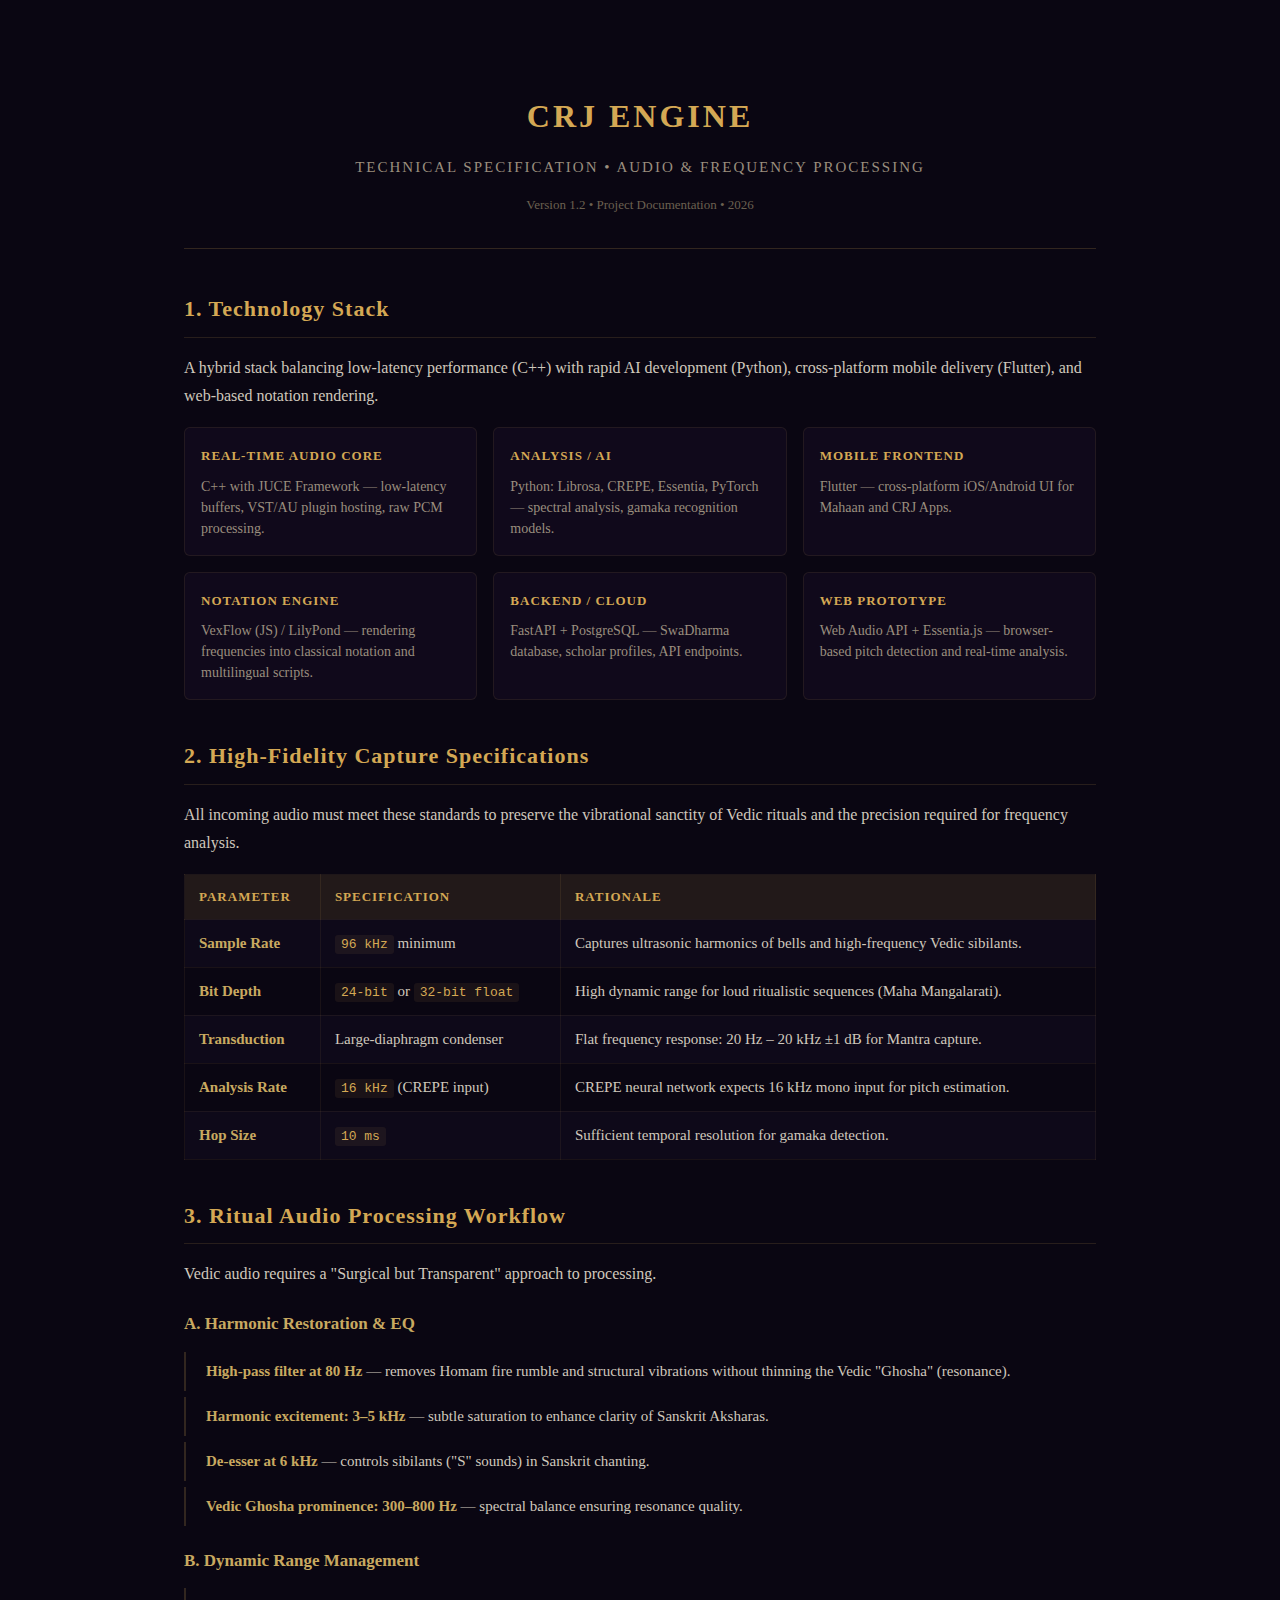
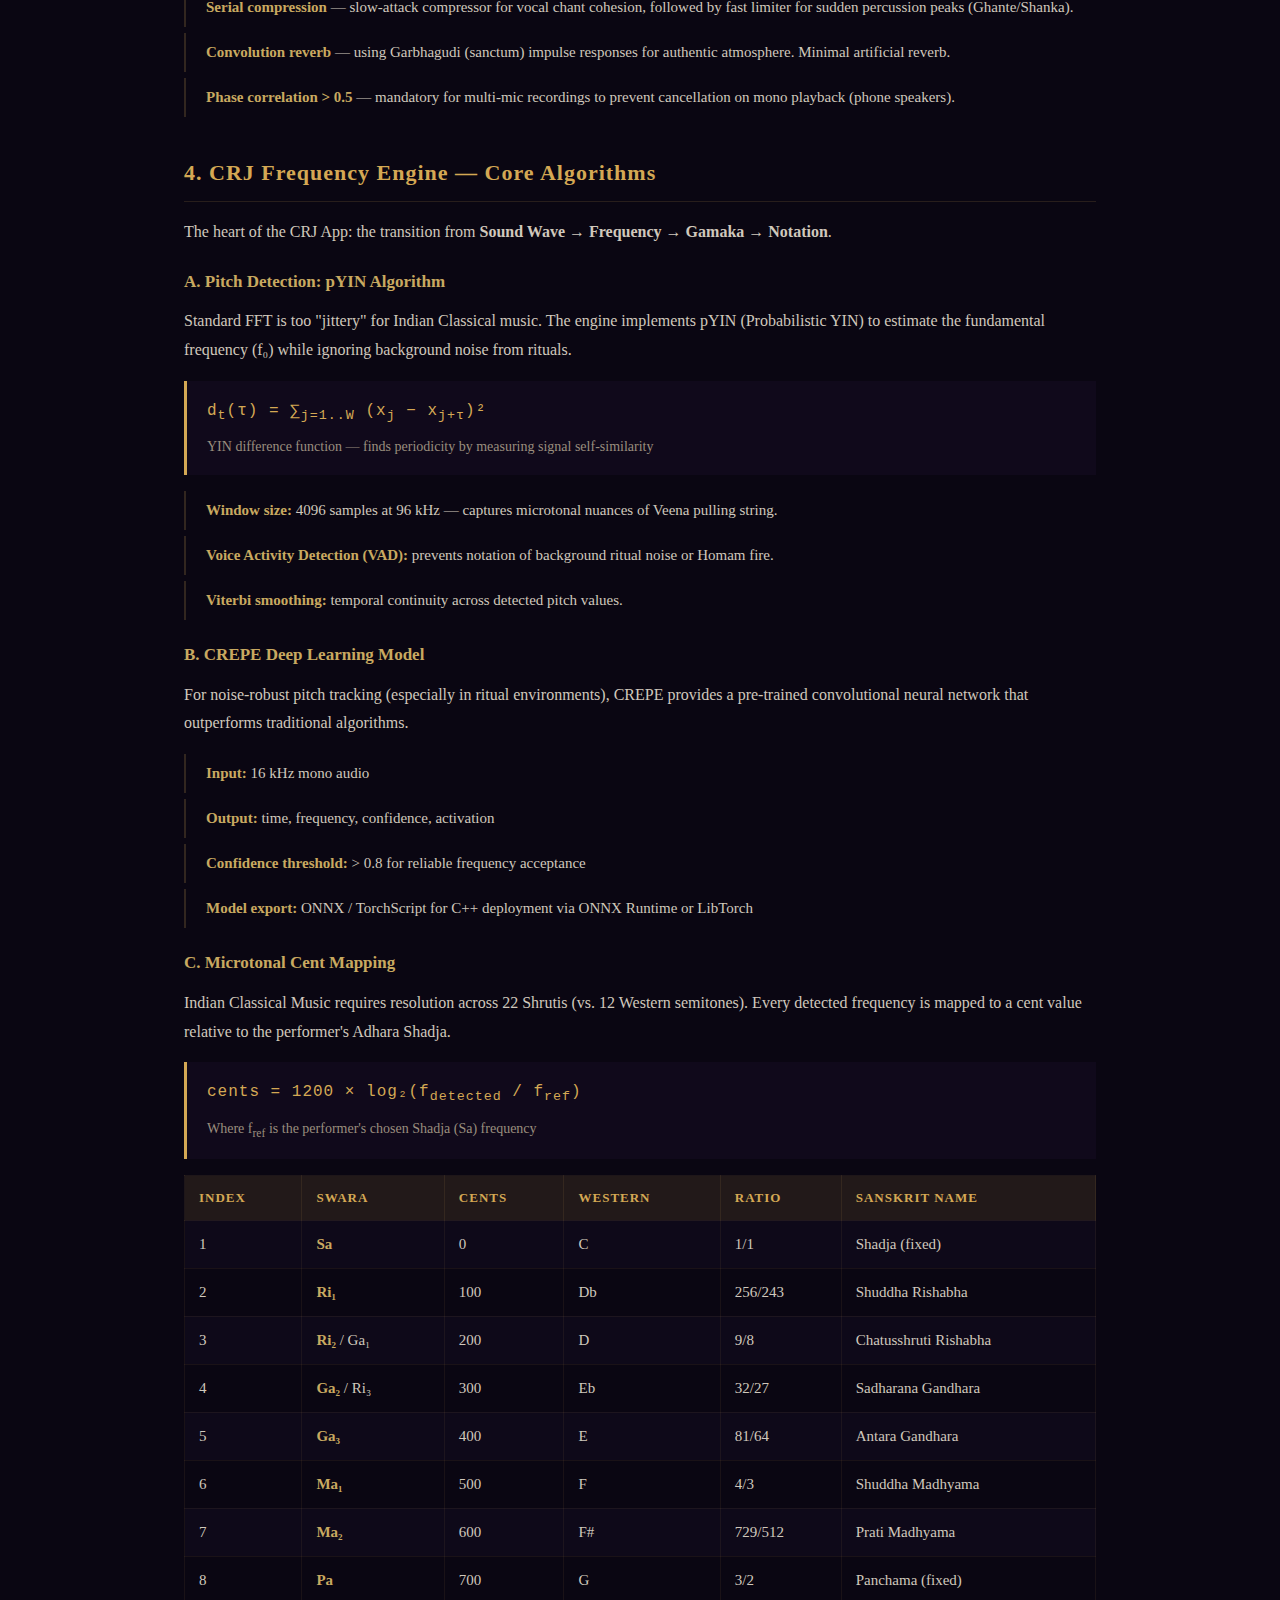
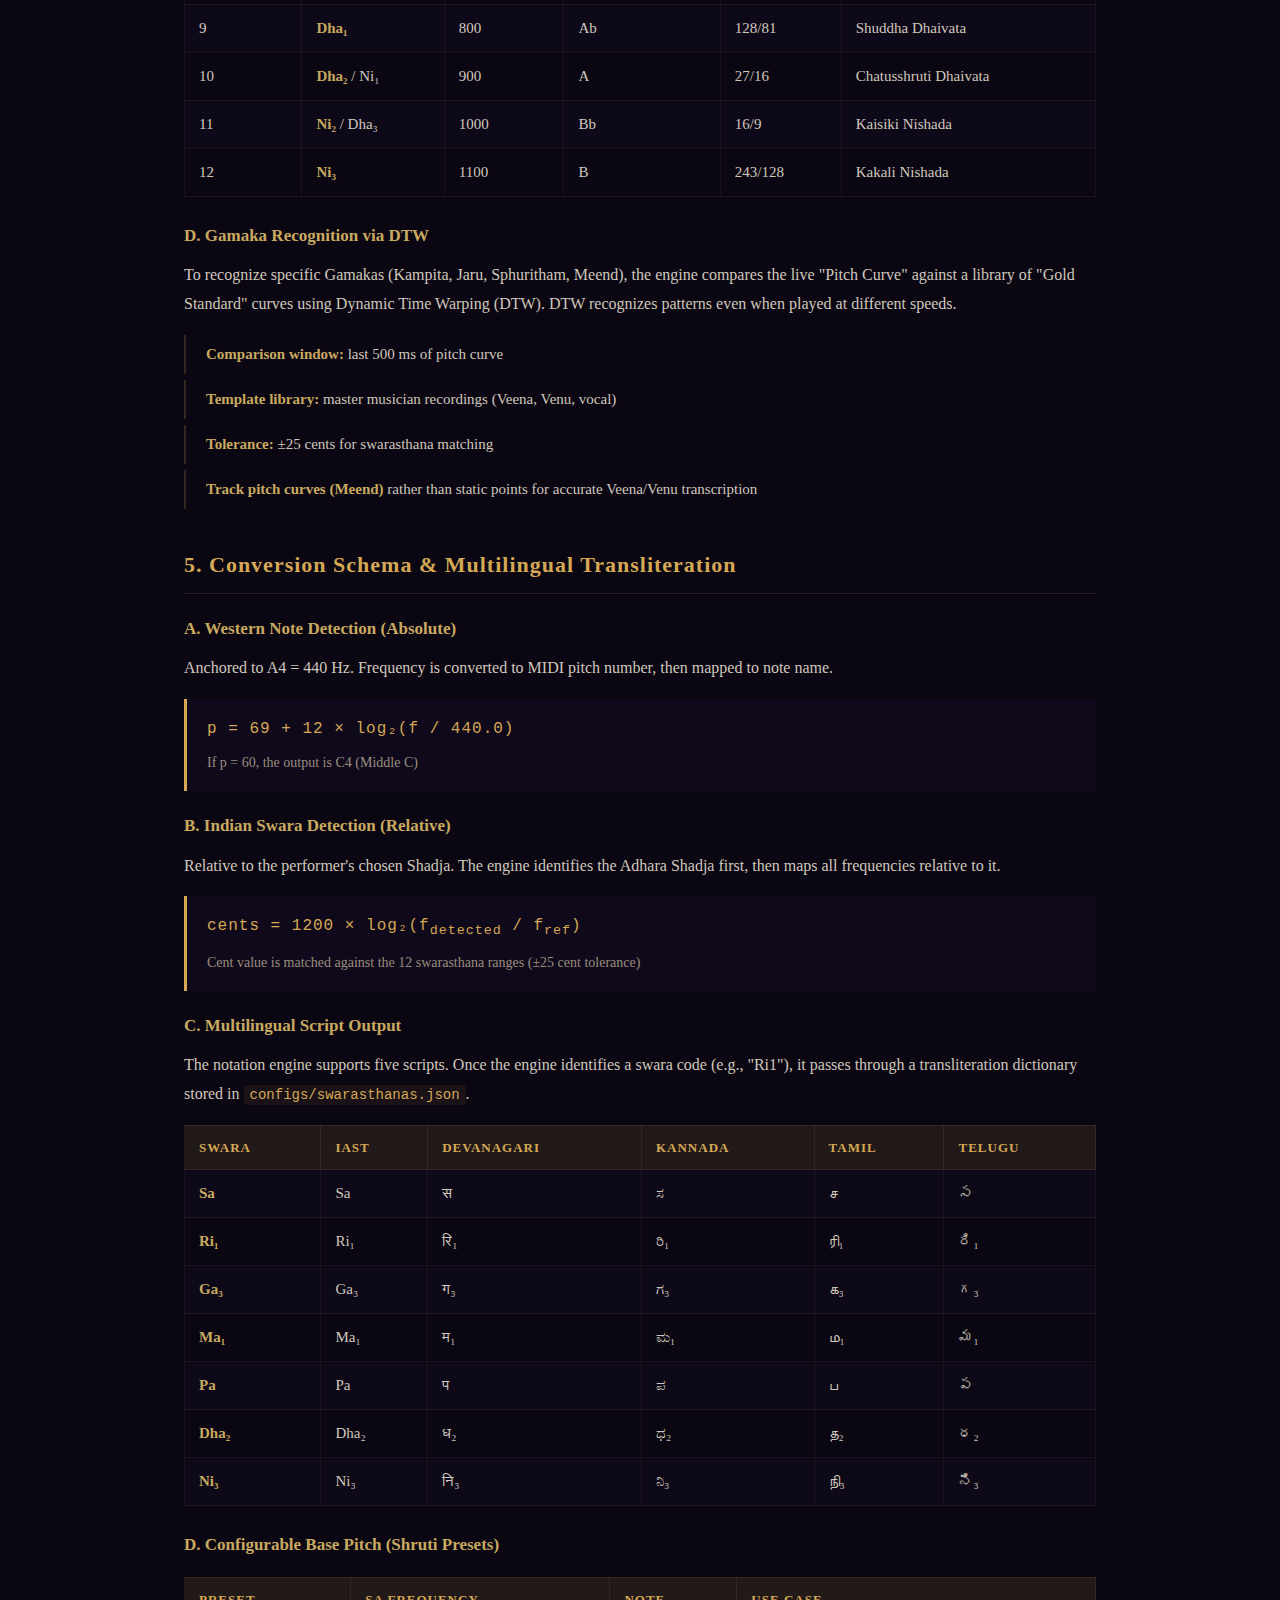
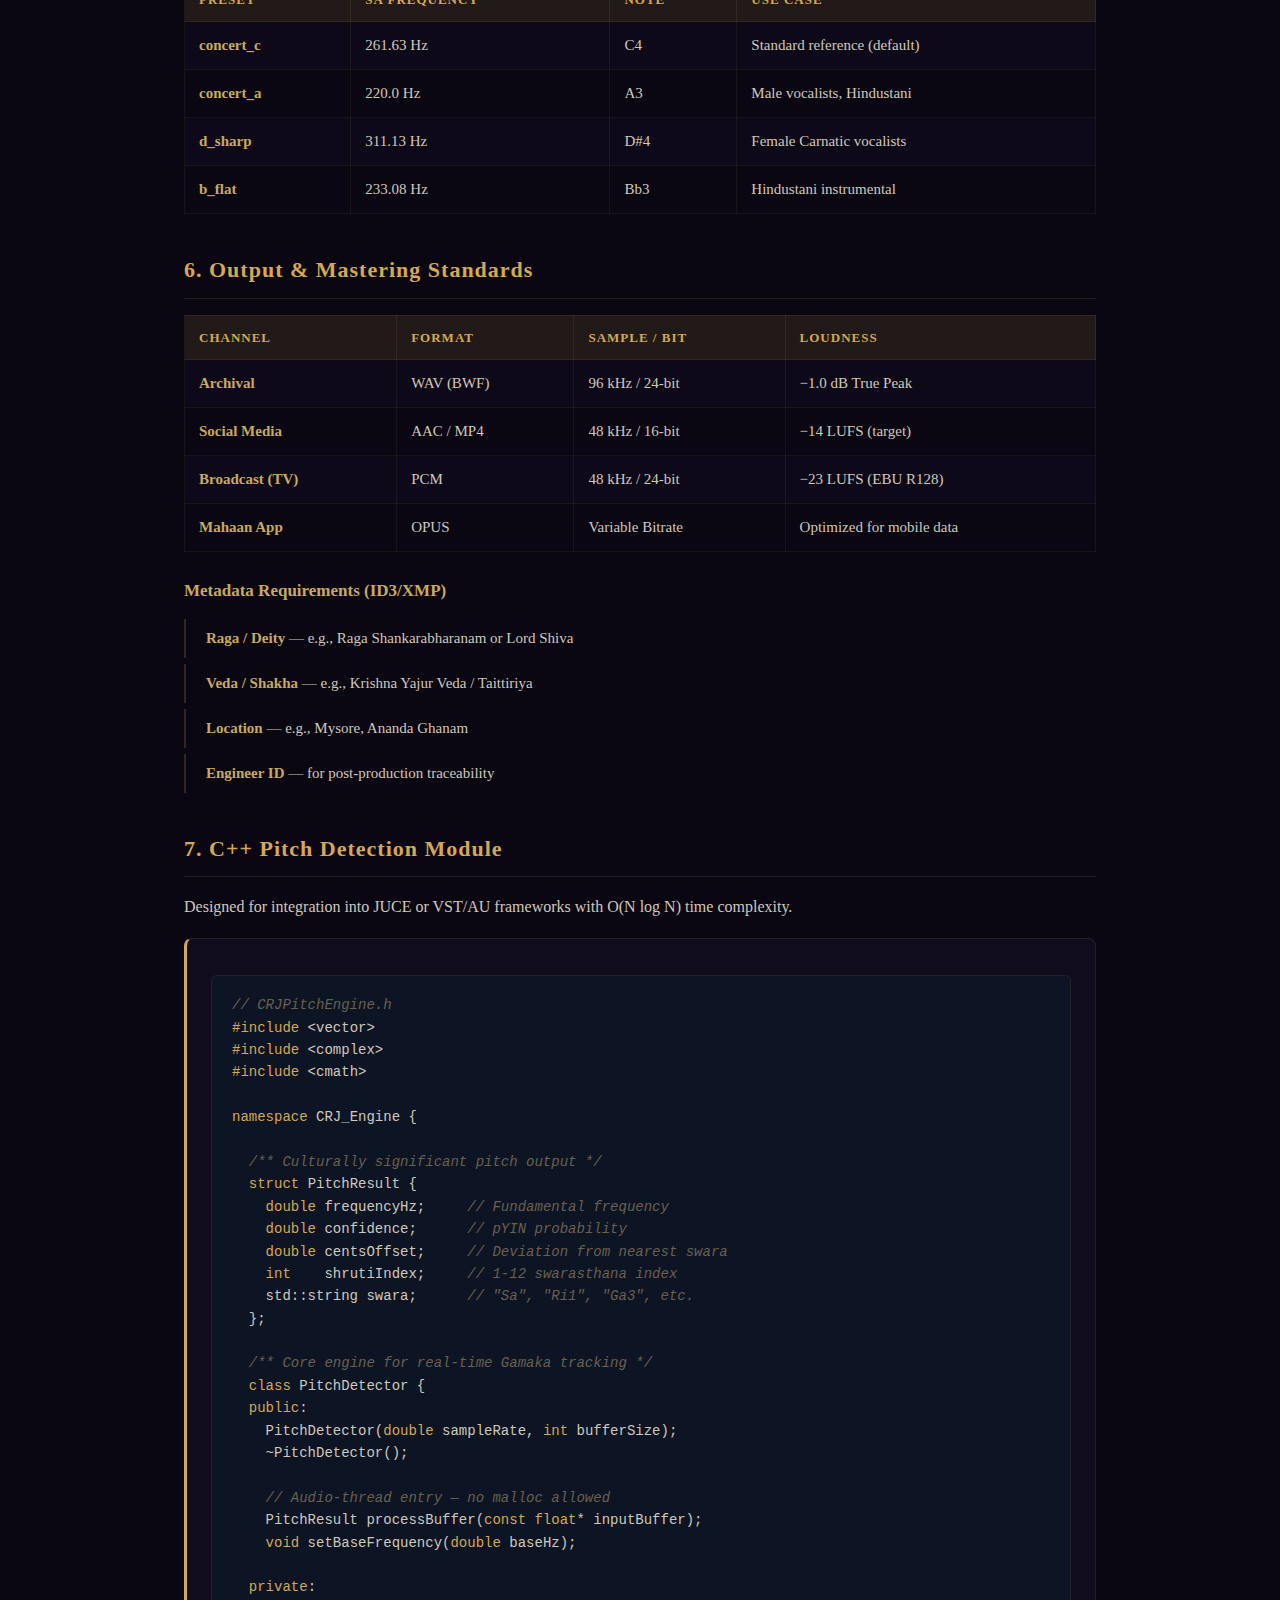
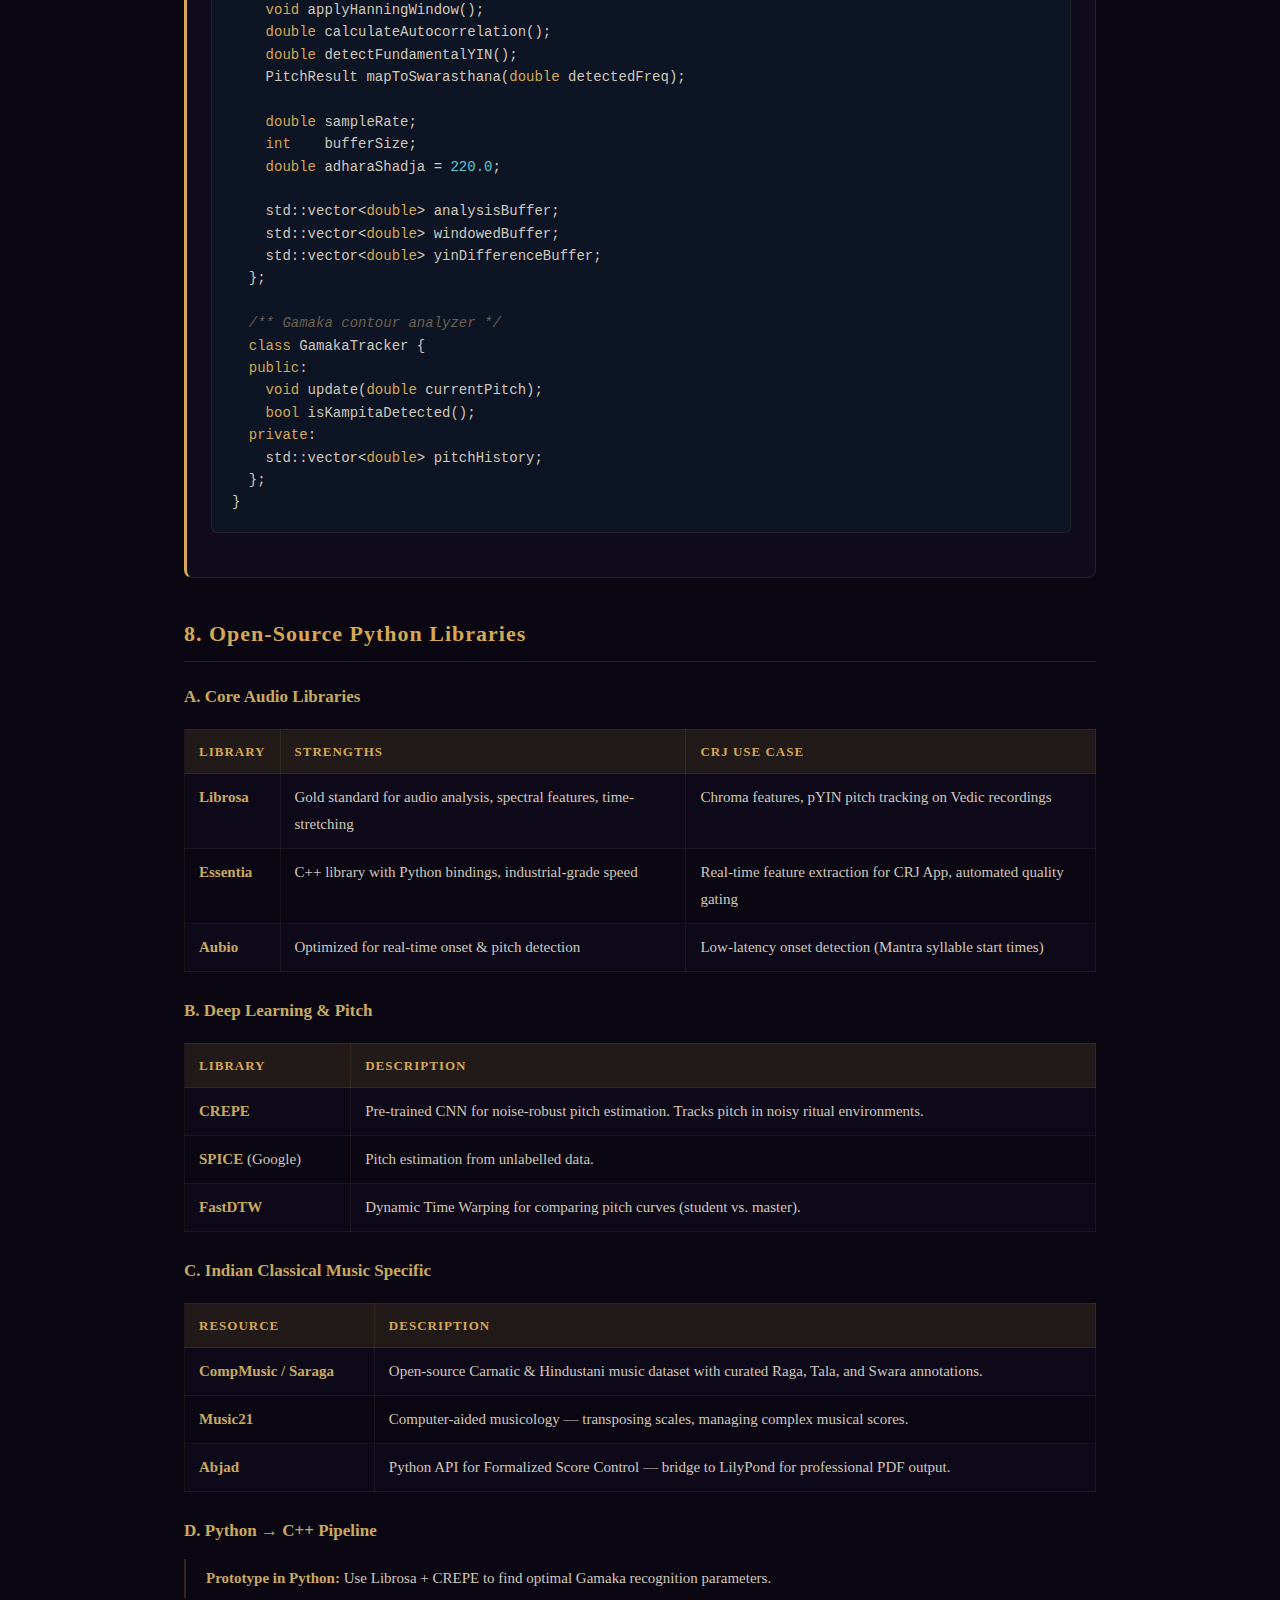
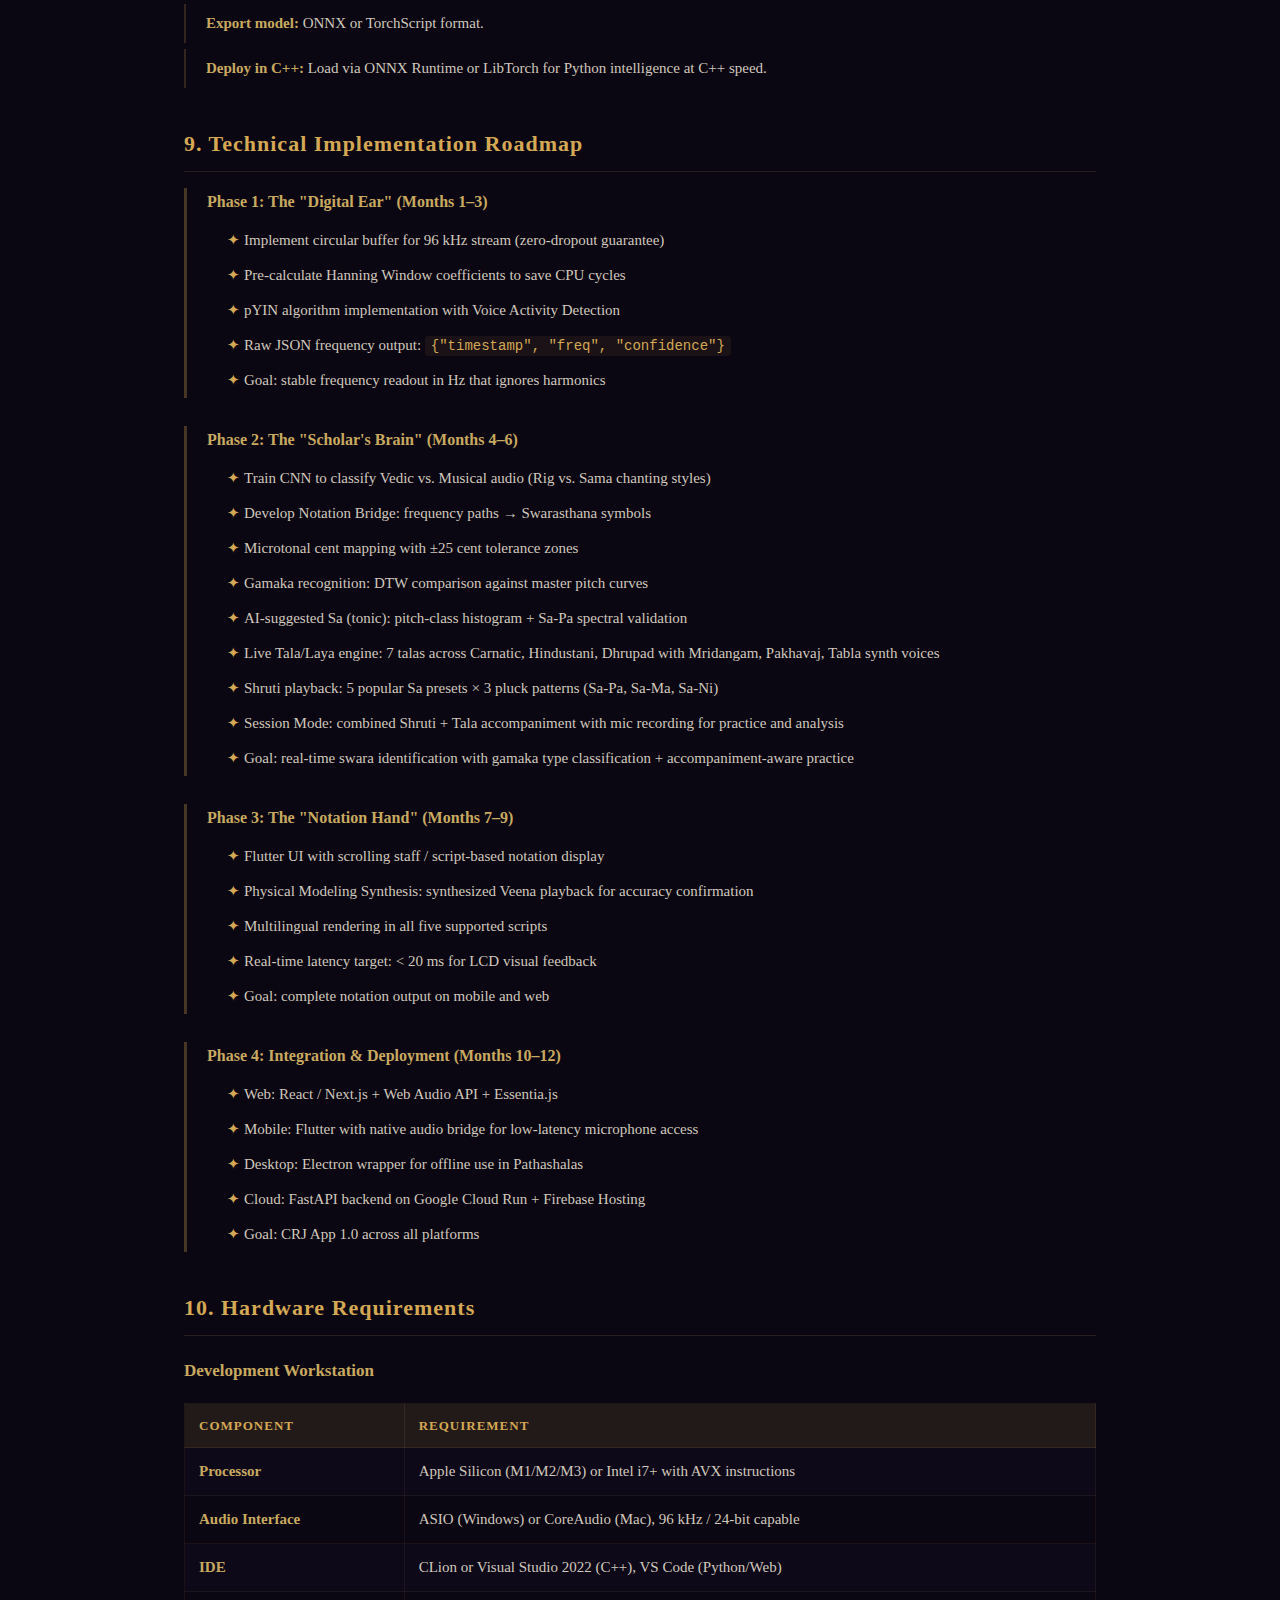
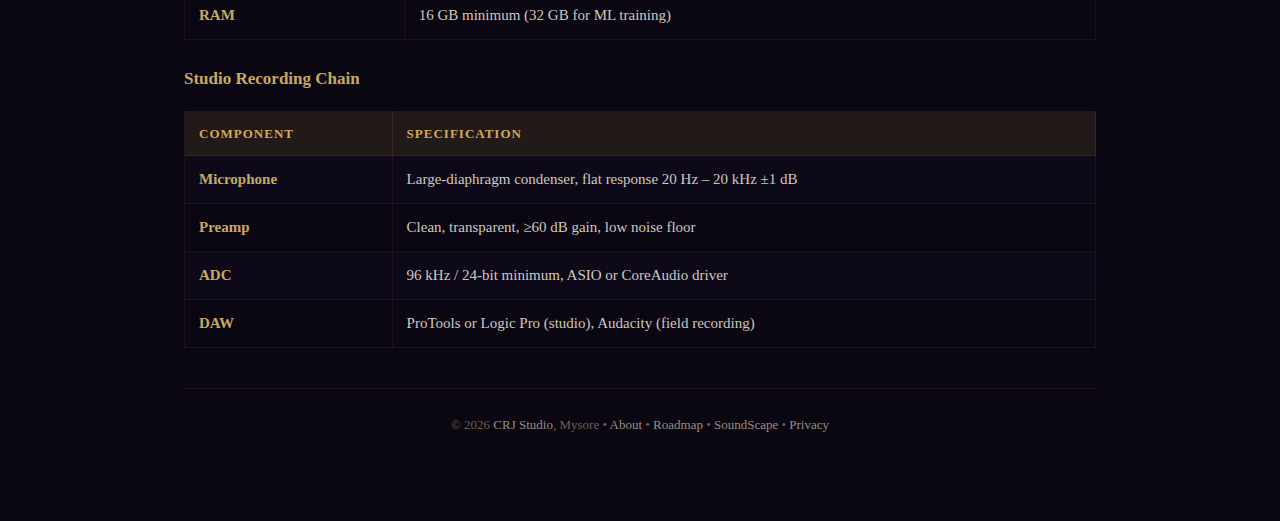
<file: web/apps/crj/tech-spec.html>
<!DOCTYPE html>
<html lang="en">
<head>
<meta charset="UTF-8">
<meta name="viewport" content="width=device-width, initial-scale=1.0">
<title>Technical Specification – CRJ Engine</title>

<style>

*{
margin:0;
padding:0;
box-sizing:border-box;
}

body{
font-family: 'Georgia', 'Garamond', serif;
background:#0a0612;
color:#e8e0d4;
line-height:1.8;
}

.container{
max-width:960px;
margin:0 auto;
padding:40px 24px 60px;
}

/* Header */
.hero{
text-align:center;
padding:48px 0 32px;
border-bottom:1px solid rgba(212,168,84,0.2);
margin-bottom:40px;
}

.hero h1{
font-family: 'Palatino Linotype', 'Book Antiqua', serif;
font-size:32px;
color:#d4a854;
letter-spacing:3px;
margin-bottom:8px;
}

.hero .tagline{
font-size:15px;
color:#9a8e7e;
letter-spacing:2px;
text-transform:uppercase;
}

.hero .version{
font-size:13px;
color:#6a6050;
margin-top:12px;
}

/* Section headers */
h2{
font-family: 'Palatino Linotype', 'Book Antiqua', serif;
font-size:22px;
color:#d4a854;
letter-spacing:1px;
margin:36px 0 16px;
padding-bottom:8px;
border-bottom:1px solid rgba(212,168,84,0.15);
}

h3{
font-size:17px;
color:#c8a960;
margin:20px 0 10px;
}

h4{
font-size:15px;
color:#b8a070;
margin:16px 0 8px;
}

p{
margin-bottom:16px;
color:#d0c8bc;
font-size:16px;
}

/* Cards */
.card{
background:rgba(18,12,32,0.9);
border:1px solid rgba(212,168,84,0.12);
border-radius:8px;
padding:24px;
margin-bottom:20px;
}

.card-highlight{
border-left:3px solid #d4a854;
}

/* Tables */
.spec-table{
width:100%;
border-collapse:collapse;
margin:16px 0 24px;
font-size:15px;
}

.spec-table th{
background:rgba(212,168,84,0.12);
color:#d4a854;
padding:10px 14px;
text-align:left;
font-size:13px;
letter-spacing:1px;
text-transform:uppercase;
border:1px solid rgba(212,168,84,0.1);
}

.spec-table td{
padding:10px 14px;
border:1px solid rgba(212,168,84,0.08);
color:#d0c8bc;
vertical-align:top;
}

.spec-table tr:nth-child(even){
background:rgba(18,12,32,0.5);
}

.spec-table strong{
color:#c8a960;
}

.spec-table code{
font-family:'Courier New', monospace;
background:rgba(212,168,84,0.08);
padding:2px 6px;
border-radius:3px;
font-size:13px;
color:#d4a854;
}

/* Code blocks */
pre{
background:rgba(13,22,36,0.8);
border:1px solid rgba(212,168,84,0.1);
border-radius:6px;
padding:18px 20px;
overflow-x:auto;
font-family:'Courier New', monospace;
font-size:14px;
color:#d0c8bc;
line-height:1.6;
margin:12px 0 20px;
}

pre .keyword{color:#d4a854;}
pre .comment{color:#6a6050;font-style:italic;}
pre .string{color:#5dba6a;}
pre .number{color:#5cc8d4;}

code{
font-family:'Courier New', monospace;
background:rgba(212,168,84,0.08);
padding:2px 6px;
border-radius:3px;
font-size:14px;
color:#d4a854;
}

/* Math formulas */
.formula{
background:rgba(18,12,32,0.7);
border-left:3px solid #d4a854;
padding:16px 20px;
margin:16px 0;
font-family:'Courier New', monospace;
font-size:16px;
color:#d4a854;
letter-spacing:1px;
}

.formula .desc{
display:block;
font-family:'Georgia', serif;
font-size:14px;
color:#9a8e7e;
margin-top:6px;
letter-spacing:0;
}

/* Lists */
ul.spec-list{
list-style:none;
padding:0;
margin:12px 0 20px;
}

ul.spec-list li{
padding:6px 0 6px 20px;
border-left:2px solid rgba(212,168,84,0.2);
margin-bottom:6px;
color:#d0c8bc;
font-size:15px;
}

ul.spec-list li strong{
color:#c8a960;
}

/* Stack grid */
.stack-grid{
display:grid;
grid-template-columns:repeat(auto-fit, minmax(260px, 1fr));
gap:16px;
margin:16px 0 28px;
}

.stack-item{
background:rgba(18,12,32,0.7);
border:1px solid rgba(212,168,84,0.1);
border-radius:6px;
padding:16px;
}

.stack-item h4{
color:#d4a854;
font-size:13px;
letter-spacing:1px;
text-transform:uppercase;
margin:0 0 8px;
}

.stack-item p{
font-size:14px;
color:#9a8e7e;
margin:0;
line-height:1.5;
}

/* Phase timeline */
.phase{
margin-bottom:28px;
padding-left:20px;
border-left:3px solid rgba(212,168,84,0.3);
}

.phase-title{
font-weight:bold;
color:#c8a960;
font-size:16px;
margin-bottom:6px;
}

.phase-list{
margin:0;
padding-left:20px;
list-style:none;
}

.phase-list li{
padding:4px 0;
color:#d0c8bc;
font-size:15px;
}

.phase-list li::before{
content:'\2726 ';
color:#d4a854;
margin-right:4px;
}

/* Footer */
footer{
text-align:center;
padding:24px 0;
font-size:13px;
color:#6a6050;
border-top:1px solid rgba(212,168,84,0.1);
margin-top:40px;
}

footer a{
color:#9a8e7e;
text-decoration:none;
}

footer a:hover{
text-decoration:underline;
}

/* Responsive */
@media(max-width:600px){
  .stack-grid{grid-template-columns:1fr;}
  .spec-table th,.spec-table td{padding:8px 10px;font-size:13px;}
  pre{font-size:12px;padding:12px;}
}

</style>

</head>

<body>

<div class="container">

  <!-- HERO -->
  <div class="hero">
    <h1>CRJ ENGINE</h1>
    <div class="tagline">Technical Specification &bull; Audio &amp; Frequency Processing</div>
    <div class="version">Version 1.2 &bull; Project Documentation &bull; 2026</div>
  </div>

  <!-- ===== SECTION 1: TECHNOLOGY STACK ===== -->
  <h2>1. Technology Stack</h2>
  <p>
    A hybrid stack balancing low-latency performance (C++) with rapid AI development (Python),
    cross-platform mobile delivery (Flutter), and web-based notation rendering.
  </p>

  <div class="stack-grid">
    <div class="stack-item">
      <h4>Real-time Audio Core</h4>
      <p>C++ with JUCE Framework &mdash; low-latency buffers, VST/AU plugin hosting, raw PCM processing.</p>
    </div>
    <div class="stack-item">
      <h4>Analysis / AI</h4>
      <p>Python: Librosa, CREPE, Essentia, PyTorch &mdash; spectral analysis, gamaka recognition models.</p>
    </div>
    <div class="stack-item">
      <h4>Mobile Frontend</h4>
      <p>Flutter &mdash; cross-platform iOS/Android UI for Mahaan and CRJ Apps.</p>
    </div>
    <div class="stack-item">
      <h4>Notation Engine</h4>
      <p>VexFlow (JS) / LilyPond &mdash; rendering frequencies into classical notation and multilingual scripts.</p>
    </div>
    <div class="stack-item">
      <h4>Backend / Cloud</h4>
      <p>FastAPI + PostgreSQL &mdash; SwaDharma database, scholar profiles, API endpoints.</p>
    </div>
    <div class="stack-item">
      <h4>Web Prototype</h4>
      <p>Web Audio API + Essentia.js &mdash; browser-based pitch detection and real-time analysis.</p>
    </div>
  </div>

  <!-- ===== SECTION 2: AUDIO CAPTURE ===== -->
  <h2>2. High-Fidelity Capture Specifications</h2>
  <p>
    All incoming audio must meet these standards to preserve the vibrational sanctity of
    Vedic rituals and the precision required for frequency analysis.
  </p>

  <table class="spec-table">
    <tr><th>Parameter</th><th>Specification</th><th>Rationale</th></tr>
    <tr>
      <td><strong>Sample Rate</strong></td>
      <td><code>96 kHz</code> minimum</td>
      <td>Captures ultrasonic harmonics of bells and high-frequency Vedic sibilants.</td>
    </tr>
    <tr>
      <td><strong>Bit Depth</strong></td>
      <td><code>24-bit</code> or <code>32-bit float</code></td>
      <td>High dynamic range for loud ritualistic sequences (Maha Mangalarati).</td>
    </tr>
    <tr>
      <td><strong>Transduction</strong></td>
      <td>Large-diaphragm condenser</td>
      <td>Flat frequency response: 20 Hz &ndash; 20 kHz &plusmn;1 dB for Mantra capture.</td>
    </tr>
    <tr>
      <td><strong>Analysis Rate</strong></td>
      <td><code>16 kHz</code> (CREPE input)</td>
      <td>CREPE neural network expects 16 kHz mono input for pitch estimation.</td>
    </tr>
    <tr>
      <td><strong>Hop Size</strong></td>
      <td><code>10 ms</code></td>
      <td>Sufficient temporal resolution for gamaka detection.</td>
    </tr>
  </table>

  <!-- ===== SECTION 3: PROCESSING WORKFLOW ===== -->
  <h2>3. Ritual Audio Processing Workflow</h2>
  <p>Vedic audio requires a "Surgical but Transparent" approach to processing.</p>

  <h3>A. Harmonic Restoration &amp; EQ</h3>
  <ul class="spec-list">
    <li><strong>High-pass filter at 80 Hz</strong> &mdash; removes Homam fire rumble and structural vibrations without thinning the Vedic "Ghosha" (resonance).</li>
    <li><strong>Harmonic excitement: 3&ndash;5 kHz</strong> &mdash; subtle saturation to enhance clarity of Sanskrit Aksharas.</li>
    <li><strong>De-esser at 6 kHz</strong> &mdash; controls sibilants ("S" sounds) in Sanskrit chanting.</li>
    <li><strong>Vedic Ghosha prominence: 300&ndash;800 Hz</strong> &mdash; spectral balance ensuring resonance quality.</li>
  </ul>

  <h3>B. Dynamic Range Management</h3>
  <ul class="spec-list">
    <li><strong>Serial compression</strong> &mdash; slow-attack compressor for vocal chant cohesion, followed by fast limiter for sudden percussion peaks (Ghante/Shanka).</li>
    <li><strong>Convolution reverb</strong> &mdash; using Garbhagudi (sanctum) impulse responses for authentic atmosphere. Minimal artificial reverb.</li>
    <li><strong>Phase correlation &gt; 0.5</strong> &mdash; mandatory for multi-mic recordings to prevent cancellation on mono playback (phone speakers).</li>
  </ul>

  <!-- ===== SECTION 4: FREQUENCY ENGINE ===== -->
  <h2>4. CRJ Frequency Engine &mdash; Core Algorithms</h2>
  <p>
    The heart of the CRJ App: the transition from <strong>Sound Wave &rarr; Frequency &rarr; Gamaka &rarr; Notation</strong>.
  </p>

  <h3>A. Pitch Detection: pYIN Algorithm</h3>
  <p>
    Standard FFT is too "jittery" for Indian Classical music. The engine implements
    pYIN (Probabilistic YIN) to estimate the fundamental frequency (f&#8320;) while
    ignoring background noise from rituals.
  </p>

  <div class="formula">
    d<sub>t</sub>(&tau;) = &sum;<sub>j=1..W</sub> (x<sub>j</sub> &minus; x<sub>j+&tau;</sub>)&sup2;
    <span class="desc">YIN difference function &mdash; finds periodicity by measuring signal self-similarity</span>
  </div>

  <ul class="spec-list">
    <li><strong>Window size:</strong> 4096 samples at 96 kHz &mdash; captures microtonal nuances of Veena pulling string.</li>
    <li><strong>Voice Activity Detection (VAD):</strong> prevents notation of background ritual noise or Homam fire.</li>
    <li><strong>Viterbi smoothing:</strong> temporal continuity across detected pitch values.</li>
  </ul>

  <h3>B. CREPE Deep Learning Model</h3>
  <p>
    For noise-robust pitch tracking (especially in ritual environments), CREPE provides
    a pre-trained convolutional neural network that outperforms traditional algorithms.
  </p>
  <ul class="spec-list">
    <li><strong>Input:</strong> 16 kHz mono audio</li>
    <li><strong>Output:</strong> time, frequency, confidence, activation</li>
    <li><strong>Confidence threshold:</strong> &gt; 0.8 for reliable frequency acceptance</li>
    <li><strong>Model export:</strong> ONNX / TorchScript for C++ deployment via ONNX Runtime or LibTorch</li>
  </ul>

  <h3>C. Microtonal Cent Mapping</h3>
  <p>
    Indian Classical Music requires resolution across 22 Shrutis (vs. 12 Western semitones).
    Every detected frequency is mapped to a cent value relative to the performer's Adhara Shadja.
  </p>

  <div class="formula">
    cents = 1200 &times; log&#8322;(f<sub>detected</sub> / f<sub>ref</sub>)
    <span class="desc">Where f<sub>ref</sub> is the performer's chosen Shadja (Sa) frequency</span>
  </div>

  <table class="spec-table">
    <tr><th>Index</th><th>Swara</th><th>Cents</th><th>Western</th><th>Ratio</th><th>Sanskrit Name</th></tr>
    <tr><td>1</td><td><strong>Sa</strong></td><td>0</td><td>C</td><td>1/1</td><td>Shadja (fixed)</td></tr>
    <tr><td>2</td><td><strong>Ri&#8321;</strong></td><td>100</td><td>Db</td><td>256/243</td><td>Shuddha Rishabha</td></tr>
    <tr><td>3</td><td><strong>Ri&#8322;</strong> / Ga&#8321;</td><td>200</td><td>D</td><td>9/8</td><td>Chatusshruti Rishabha</td></tr>
    <tr><td>4</td><td><strong>Ga&#8322;</strong> / Ri&#8323;</td><td>300</td><td>Eb</td><td>32/27</td><td>Sadharana Gandhara</td></tr>
    <tr><td>5</td><td><strong>Ga&#8323;</strong></td><td>400</td><td>E</td><td>81/64</td><td>Antara Gandhara</td></tr>
    <tr><td>6</td><td><strong>Ma&#8321;</strong></td><td>500</td><td>F</td><td>4/3</td><td>Shuddha Madhyama</td></tr>
    <tr><td>7</td><td><strong>Ma&#8322;</strong></td><td>600</td><td>F#</td><td>729/512</td><td>Prati Madhyama</td></tr>
    <tr><td>8</td><td><strong>Pa</strong></td><td>700</td><td>G</td><td>3/2</td><td>Panchama (fixed)</td></tr>
    <tr><td>9</td><td><strong>Dha&#8321;</strong></td><td>800</td><td>Ab</td><td>128/81</td><td>Shuddha Dhaivata</td></tr>
    <tr><td>10</td><td><strong>Dha&#8322;</strong> / Ni&#8321;</td><td>900</td><td>A</td><td>27/16</td><td>Chatusshruti Dhaivata</td></tr>
    <tr><td>11</td><td><strong>Ni&#8322;</strong> / Dha&#8323;</td><td>1000</td><td>Bb</td><td>16/9</td><td>Kaisiki Nishada</td></tr>
    <tr><td>12</td><td><strong>Ni&#8323;</strong></td><td>1100</td><td>B</td><td>243/128</td><td>Kakali Nishada</td></tr>
  </table>

  <h3>D. Gamaka Recognition via DTW</h3>
  <p>
    To recognize specific Gamakas (Kampita, Jaru, Sphuritham, Meend), the engine compares
    the live "Pitch Curve" against a library of "Gold Standard" curves using
    Dynamic Time Warping (DTW). DTW recognizes patterns even when played at different speeds.
  </p>
  <ul class="spec-list">
    <li><strong>Comparison window:</strong> last 500 ms of pitch curve</li>
    <li><strong>Template library:</strong> master musician recordings (Veena, Venu, vocal)</li>
    <li><strong>Tolerance:</strong> &plusmn;25 cents for swarasthana matching</li>
    <li><strong>Track pitch curves (Meend)</strong> rather than static points for accurate Veena/Venu transcription</li>
  </ul>

  <!-- ===== SECTION 5: CONVERSION SCHEMA ===== -->
  <h2>5. Conversion Schema &amp; Multilingual Transliteration</h2>

  <h3>A. Western Note Detection (Absolute)</h3>
  <p>Anchored to A4 = 440 Hz. Frequency is converted to MIDI pitch number, then mapped to note name.</p>

  <div class="formula">
    p = 69 + 12 &times; log&#8322;(f / 440.0)
    <span class="desc">If p = 60, the output is C4 (Middle C)</span>
  </div>

  <h3>B. Indian Swara Detection (Relative)</h3>
  <p>Relative to the performer's chosen Shadja. The engine identifies the Adhara Shadja first, then maps all frequencies relative to it.</p>

  <div class="formula">
    cents = 1200 &times; log&#8322;(f<sub>detected</sub> / f<sub>ref</sub>)
    <span class="desc">Cent value is matched against the 12 swarasthana ranges (&plusmn;25 cent tolerance)</span>
  </div>

  <h3>C. Multilingual Script Output</h3>
  <p>
    The notation engine supports five scripts. Once the engine identifies a swara code (e.g., "Ri1"),
    it passes through a transliteration dictionary stored in <code>configs/swarasthanas.json</code>.
  </p>

  <table class="spec-table">
    <tr><th>Swara</th><th>IAST</th><th>Devanagari</th><th>Kannada</th><th>Tamil</th><th>Telugu</th></tr>
    <tr><td><strong>Sa</strong></td><td>Sa</td><td>&#x0938;</td><td>&#x0CB8;</td><td>&#x0B9A;</td><td>&#x0C38;</td></tr>
    <tr><td><strong>Ri&#8321;</strong></td><td>Ri&#8321;</td><td>&#x0930;&#x093F;&#x2081;</td><td>&#x0CB0;&#x0CBF;&#x2081;</td><td>&#x0BB0;&#x0BBF;&#x2081;</td><td>&#x0C30;&#x0C3F;&#x2081;</td></tr>
    <tr><td><strong>Ga&#8323;</strong></td><td>Ga&#8323;</td><td>&#x0917;&#x2083;</td><td>&#x0C97;&#x2083;</td><td>&#x0B95;&#x2083;</td><td>&#x0C17;&#x2083;</td></tr>
    <tr><td><strong>Ma&#8321;</strong></td><td>Ma&#8321;</td><td>&#x092E;&#x2081;</td><td>&#x0CAE;&#x2081;</td><td>&#x0BAE;&#x2081;</td><td>&#x0C2E;&#x2081;</td></tr>
    <tr><td><strong>Pa</strong></td><td>Pa</td><td>&#x092A;</td><td>&#x0CAA;</td><td>&#x0BAA;</td><td>&#x0C2A;</td></tr>
    <tr><td><strong>Dha&#8322;</strong></td><td>Dha&#8322;</td><td>&#x0927;&#x2082;</td><td>&#x0CA7;&#x2082;</td><td>&#x0BA4;&#x2082;</td><td>&#x0C27;&#x2082;</td></tr>
    <tr><td><strong>Ni&#8323;</strong></td><td>Ni&#8323;</td><td>&#x0928;&#x093F;&#x2083;</td><td>&#x0CA8;&#x0CBF;&#x2083;</td><td>&#x0BA8;&#x0BBF;&#x2083;</td><td>&#x0C28;&#x0C3F;&#x2083;</td></tr>
  </table>

  <h3>D. Configurable Base Pitch (Shruti Presets)</h3>
  <table class="spec-table">
    <tr><th>Preset</th><th>Sa Frequency</th><th>Note</th><th>Use Case</th></tr>
    <tr><td><strong>concert_c</strong></td><td>261.63 Hz</td><td>C4</td><td>Standard reference (default)</td></tr>
    <tr><td><strong>concert_a</strong></td><td>220.0 Hz</td><td>A3</td><td>Male vocalists, Hindustani</td></tr>
    <tr><td><strong>d_sharp</strong></td><td>311.13 Hz</td><td>D#4</td><td>Female Carnatic vocalists</td></tr>
    <tr><td><strong>b_flat</strong></td><td>233.08 Hz</td><td>Bb3</td><td>Hindustani instrumental</td></tr>
  </table>

  <!-- ===== SECTION 6: OUTPUT STANDARDS ===== -->
  <h2>6. Output &amp; Mastering Standards</h2>

  <table class="spec-table">
    <tr><th>Channel</th><th>Format</th><th>Sample / Bit</th><th>Loudness</th></tr>
    <tr><td><strong>Archival</strong></td><td>WAV (BWF)</td><td>96 kHz / 24-bit</td><td>&minus;1.0 dB True Peak</td></tr>
    <tr><td><strong>Social Media</strong></td><td>AAC / MP4</td><td>48 kHz / 16-bit</td><td>&minus;14 LUFS (target)</td></tr>
    <tr><td><strong>Broadcast (TV)</strong></td><td>PCM</td><td>48 kHz / 24-bit</td><td>&minus;23 LUFS (EBU R128)</td></tr>
    <tr><td><strong>Mahaan App</strong></td><td>OPUS</td><td>Variable Bitrate</td><td>Optimized for mobile data</td></tr>
  </table>

  <h3>Metadata Requirements (ID3/XMP)</h3>
  <ul class="spec-list">
    <li><strong>Raga / Deity</strong> &mdash; e.g., Raga Shankarabharanam or Lord Shiva</li>
    <li><strong>Veda / Shakha</strong> &mdash; e.g., Krishna Yajur Veda / Taittiriya</li>
    <li><strong>Location</strong> &mdash; e.g., Mysore, Ananda Ghanam</li>
    <li><strong>Engineer ID</strong> &mdash; for post-production traceability</li>
  </ul>

  <!-- ===== SECTION 7: C++ CLASS STRUCTURE ===== -->
  <h2>7. C++ Pitch Detection Module</h2>
  <p>Designed for integration into JUCE or VST/AU frameworks with O(N log N) time complexity.</p>

  <div class="card card-highlight">
<pre>
<span class="comment">// CRJPitchEngine.h</span>
<span class="keyword">#include</span> &lt;vector&gt;
<span class="keyword">#include</span> &lt;complex&gt;
<span class="keyword">#include</span> &lt;cmath&gt;

<span class="keyword">namespace</span> CRJ_Engine {

  <span class="comment">/** Culturally significant pitch output */</span>
  <span class="keyword">struct</span> PitchResult {
    <span class="keyword">double</span> frequencyHz;     <span class="comment">// Fundamental frequency</span>
    <span class="keyword">double</span> confidence;      <span class="comment">// pYIN probability</span>
    <span class="keyword">double</span> centsOffset;     <span class="comment">// Deviation from nearest swara</span>
    <span class="keyword">int</span>    shrutiIndex;     <span class="comment">// 1-12 swarasthana index</span>
    std::string swara;      <span class="comment">// "Sa", "Ri1", "Ga3", etc.</span>
  };

  <span class="comment">/** Core engine for real-time Gamaka tracking */</span>
  <span class="keyword">class</span> PitchDetector {
  <span class="keyword">public</span>:
    PitchDetector(<span class="keyword">double</span> sampleRate, <span class="keyword">int</span> bufferSize);
    ~PitchDetector();

    <span class="comment">// Audio-thread entry — no malloc allowed</span>
    PitchResult processBuffer(<span class="keyword">const float</span>* inputBuffer);
    <span class="keyword">void</span> setBaseFrequency(<span class="keyword">double</span> baseHz);

  <span class="keyword">private</span>:
    <span class="keyword">void</span> applyHanningWindow();
    <span class="keyword">double</span> calculateAutocorrelation();
    <span class="keyword">double</span> detectFundamentalYIN();
    PitchResult mapToSwarasthana(<span class="keyword">double</span> detectedFreq);

    <span class="keyword">double</span> sampleRate;
    <span class="keyword">int</span>    bufferSize;
    <span class="keyword">double</span> adharaShadja = <span class="number">220.0</span>;

    std::vector&lt;<span class="keyword">double</span>&gt; analysisBuffer;
    std::vector&lt;<span class="keyword">double</span>&gt; windowedBuffer;
    std::vector&lt;<span class="keyword">double</span>&gt; yinDifferenceBuffer;
  };

  <span class="comment">/** Gamaka contour analyzer */</span>
  <span class="keyword">class</span> GamakaTracker {
  <span class="keyword">public</span>:
    <span class="keyword">void</span> update(<span class="keyword">double</span> currentPitch);
    <span class="keyword">bool</span> isKampitaDetected();
  <span class="keyword">private</span>:
    std::vector&lt;<span class="keyword">double</span>&gt; pitchHistory;
  };
}
</pre>
  </div>

  <!-- ===== SECTION 8: PYTHON LIBRARIES ===== -->
  <h2>8. Open-Source Python Libraries</h2>

  <h3>A. Core Audio Libraries</h3>
  <table class="spec-table">
    <tr><th>Library</th><th>Strengths</th><th>CRJ Use Case</th></tr>
    <tr><td><strong>Librosa</strong></td><td>Gold standard for audio analysis, spectral features, time-stretching</td><td>Chroma features, pYIN pitch tracking on Vedic recordings</td></tr>
    <tr><td><strong>Essentia</strong></td><td>C++ library with Python bindings, industrial-grade speed</td><td>Real-time feature extraction for CRJ App, automated quality gating</td></tr>
    <tr><td><strong>Aubio</strong></td><td>Optimized for real-time onset &amp; pitch detection</td><td>Low-latency onset detection (Mantra syllable start times)</td></tr>
  </table>

  <h3>B. Deep Learning &amp; Pitch</h3>
  <table class="spec-table">
    <tr><th>Library</th><th>Description</th></tr>
    <tr><td><strong>CREPE</strong></td><td>Pre-trained CNN for noise-robust pitch estimation. Tracks pitch in noisy ritual environments.</td></tr>
    <tr><td><strong>SPICE</strong> (Google)</td><td>Pitch estimation from unlabelled data.</td></tr>
    <tr><td><strong>FastDTW</strong></td><td>Dynamic Time Warping for comparing pitch curves (student vs. master).</td></tr>
  </table>

  <h3>C. Indian Classical Music Specific</h3>
  <table class="spec-table">
    <tr><th>Resource</th><th>Description</th></tr>
    <tr><td><strong>CompMusic / Saraga</strong></td><td>Open-source Carnatic &amp; Hindustani music dataset with curated Raga, Tala, and Swara annotations.</td></tr>
    <tr><td><strong>Music21</strong></td><td>Computer-aided musicology &mdash; transposing scales, managing complex musical scores.</td></tr>
    <tr><td><strong>Abjad</strong></td><td>Python API for Formalized Score Control &mdash; bridge to LilyPond for professional PDF output.</td></tr>
  </table>

  <h3>D. Python &rarr; C++ Pipeline</h3>
  <ul class="spec-list">
    <li><strong>Prototype in Python:</strong> Use Librosa + CREPE to find optimal Gamaka recognition parameters.</li>
    <li><strong>Export model:</strong> ONNX or TorchScript format.</li>
    <li><strong>Deploy in C++:</strong> Load via ONNX Runtime or LibTorch for Python intelligence at C++ speed.</li>
  </ul>

  <!-- ===== SECTION 9: IMPLEMENTATION ROADMAP ===== -->
  <h2>9. Technical Implementation Roadmap</h2>

  <div class="phase">
    <div class="phase-title">Phase 1: The "Digital Ear" (Months 1&ndash;3)</div>
    <ul class="phase-list">
      <li>Implement circular buffer for 96 kHz stream (zero-dropout guarantee)</li>
      <li>Pre-calculate Hanning Window coefficients to save CPU cycles</li>
      <li>pYIN algorithm implementation with Voice Activity Detection</li>
      <li>Raw JSON frequency output: <code>{"timestamp", "freq", "confidence"}</code></li>
      <li>Goal: stable frequency readout in Hz that ignores harmonics</li>
    </ul>
  </div>

  <div class="phase">
    <div class="phase-title">Phase 2: The "Scholar's Brain" (Months 4&ndash;6)</div>
    <ul class="phase-list">
      <li>Train CNN to classify Vedic vs. Musical audio (Rig vs. Sama chanting styles)</li>
      <li>Develop Notation Bridge: frequency paths &rarr; Swarasthana symbols</li>
      <li>Microtonal cent mapping with &plusmn;25 cent tolerance zones</li>
      <li>Gamaka recognition: DTW comparison against master pitch curves</li>
      <li>AI-suggested Sa (tonic): pitch-class histogram + Sa-Pa spectral validation</li>
      <li>Live Tala/Laya engine: 7 talas across Carnatic, Hindustani, Dhrupad with Mridangam, Pakhavaj, Tabla synth voices</li>
      <li>Shruti playback: 5 popular Sa presets &times; 3 pluck patterns (Sa-Pa, Sa-Ma, Sa-Ni)</li>
      <li>Session Mode: combined Shruti + Tala accompaniment with mic recording for practice and analysis</li>
      <li>Goal: real-time swara identification with gamaka type classification + accompaniment-aware practice</li>
    </ul>
  </div>

  <div class="phase">
    <div class="phase-title">Phase 3: The "Notation Hand" (Months 7&ndash;9)</div>
    <ul class="phase-list">
      <li>Flutter UI with scrolling staff / script-based notation display</li>
      <li>Physical Modeling Synthesis: synthesized Veena playback for accuracy confirmation</li>
      <li>Multilingual rendering in all five supported scripts</li>
      <li>Real-time latency target: &lt; 20 ms for LCD visual feedback</li>
      <li>Goal: complete notation output on mobile and web</li>
    </ul>
  </div>

  <div class="phase">
    <div class="phase-title">Phase 4: Integration &amp; Deployment (Months 10&ndash;12)</div>
    <ul class="phase-list">
      <li>Web: React / Next.js + Web Audio API + Essentia.js</li>
      <li>Mobile: Flutter with native audio bridge for low-latency microphone access</li>
      <li>Desktop: Electron wrapper for offline use in Pathashalas</li>
      <li>Cloud: FastAPI backend on Google Cloud Run + Firebase Hosting</li>
      <li>Goal: CRJ App 1.0 across all platforms</li>
    </ul>
  </div>

  <!-- ===== SECTION 10: HARDWARE ===== -->
  <h2>10. Hardware Requirements</h2>

  <h3>Development Workstation</h3>
  <table class="spec-table">
    <tr><th>Component</th><th>Requirement</th></tr>
    <tr><td><strong>Processor</strong></td><td>Apple Silicon (M1/M2/M3) or Intel i7+ with AVX instructions</td></tr>
    <tr><td><strong>Audio Interface</strong></td><td>ASIO (Windows) or CoreAudio (Mac), 96 kHz / 24-bit capable</td></tr>
    <tr><td><strong>IDE</strong></td><td>CLion or Visual Studio 2022 (C++), VS Code (Python/Web)</td></tr>
    <tr><td><strong>RAM</strong></td><td>16 GB minimum (32 GB for ML training)</td></tr>
  </table>

  <h3>Studio Recording Chain</h3>
  <table class="spec-table">
    <tr><th>Component</th><th>Specification</th></tr>
    <tr><td><strong>Microphone</strong></td><td>Large-diaphragm condenser, flat response 20 Hz &ndash; 20 kHz &plusmn;1 dB</td></tr>
    <tr><td><strong>Preamp</strong></td><td>Clean, transparent, &ge;60 dB gain, low noise floor</td></tr>
    <tr><td><strong>ADC</strong></td><td>96 kHz / 24-bit minimum, ASIO or CoreAudio driver</td></tr>
    <tr><td><strong>DAW</strong></td><td>ProTools or Logic Pro (studio), Audacity (field recording)</td></tr>
  </table>

  <!-- FOOTER -->
  <footer>
    &copy; 2026 <a href="https://vedavishtaram.in/crj">CRJ Studio</a>, Mysore &bull;
    <a href="/apps/crj/about.html">About</a> &bull;
    <a href="/apps/crj/roadmap.html">Roadmap</a> &bull;
    <a href="/">SoundScape</a> &bull;
    <a href="../privacy.html">Privacy</a>
  </footer>

</div>

</body>
</html>
</file>
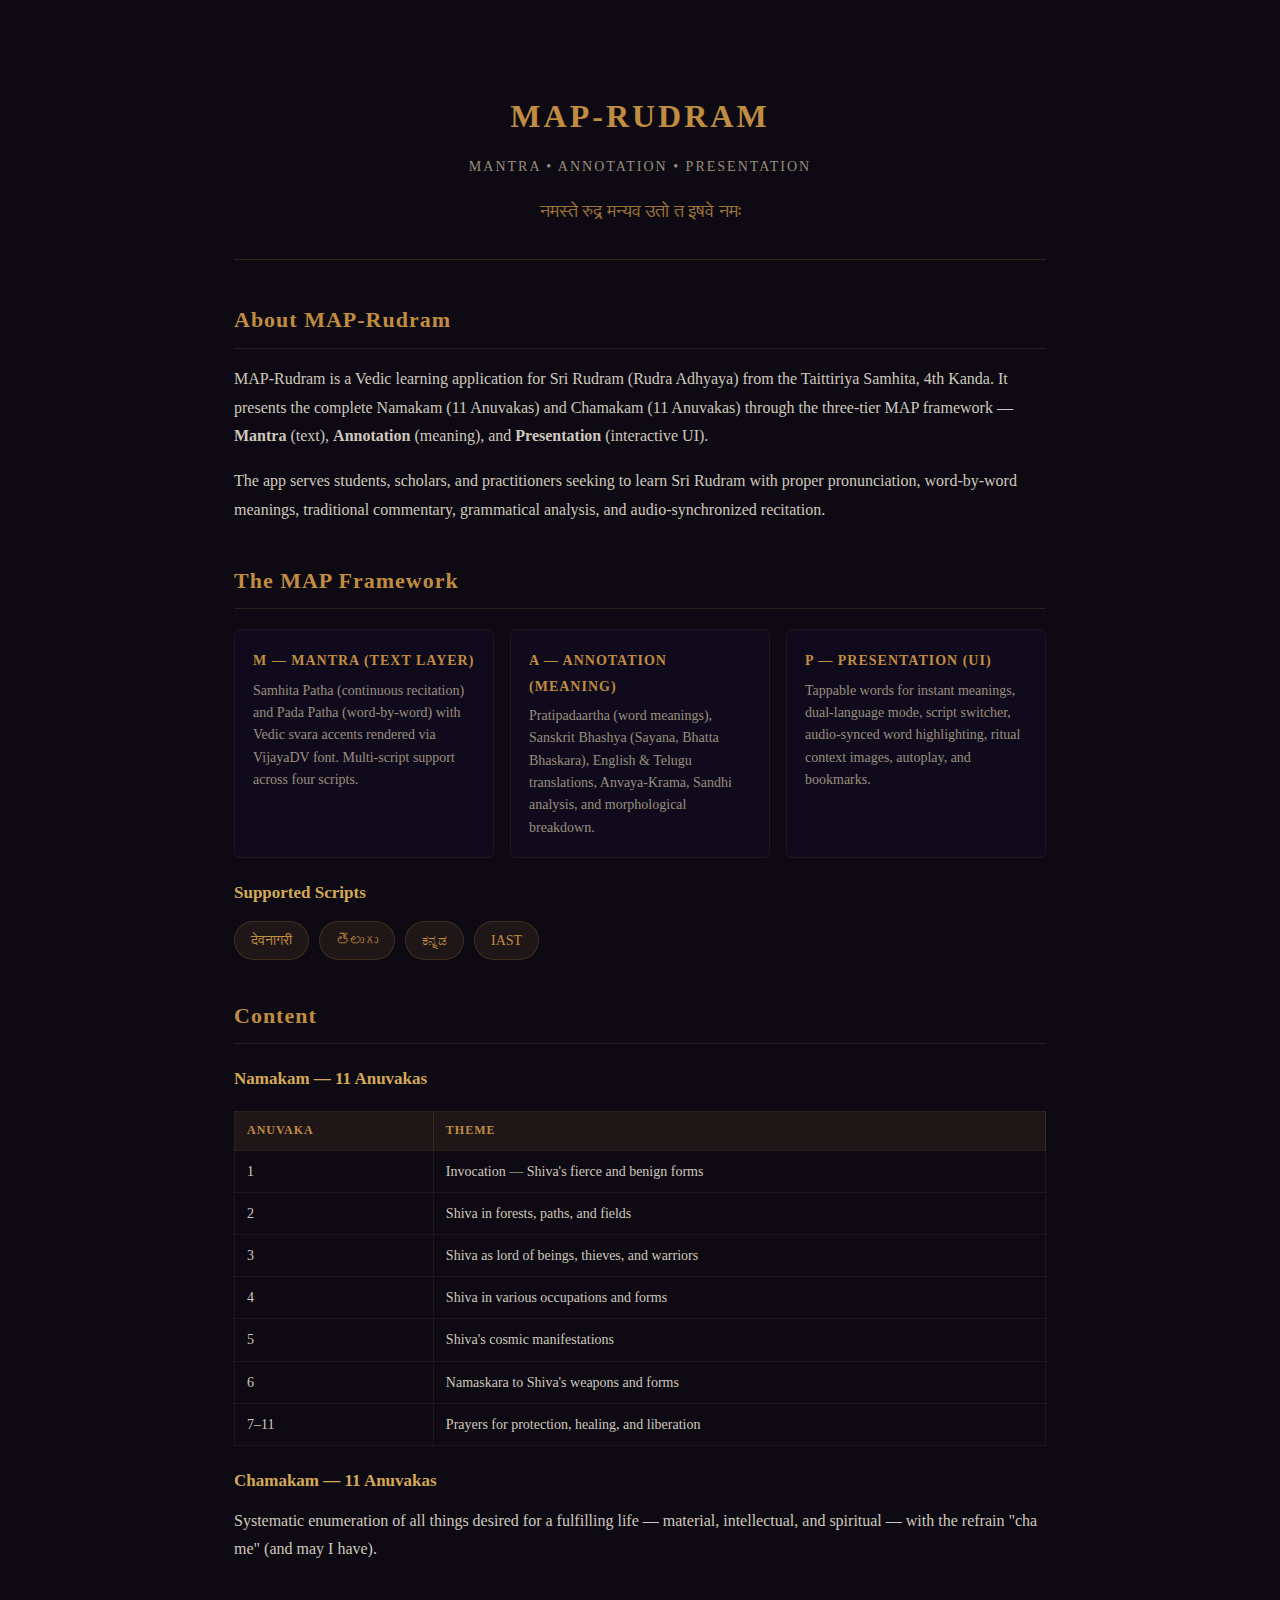
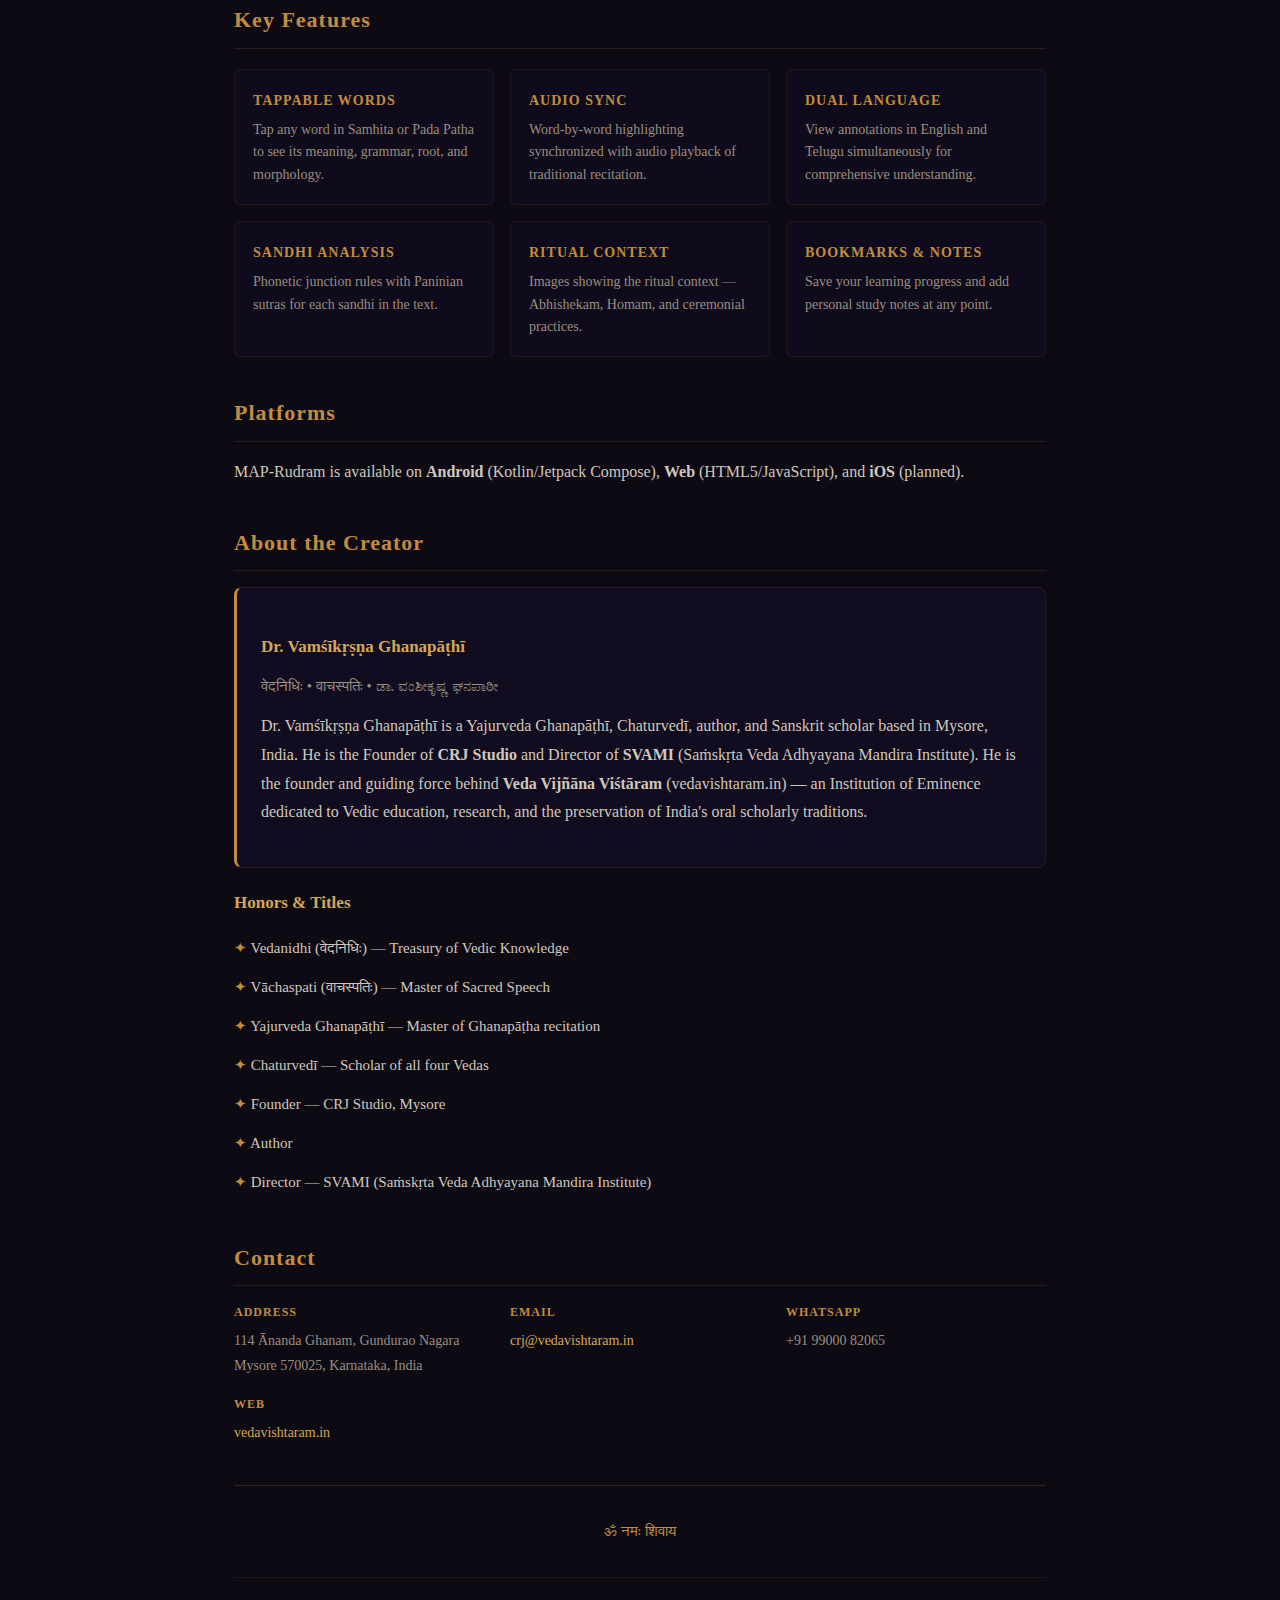
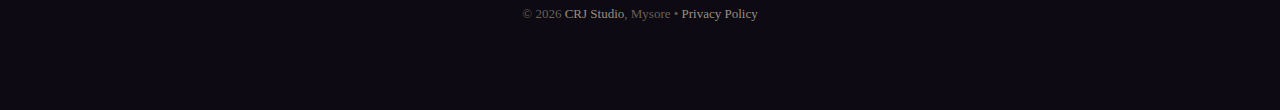
<file: web/apps/maprudram/about.html>
<!DOCTYPE html>
<html lang="en">
<head>
<meta charset="UTF-8">
<meta name="viewport" content="width=device-width, initial-scale=1.0">
<title>About – MAP-Rudram</title>

<style>

*{margin:0;padding:0;box-sizing:border-box;}

body{
font-family: Georgia, 'Garamond', serif;
background:#0d0a14;
color:#e8e0d4;
line-height:1.8;
}

.container{
max-width:860px;
margin:0 auto;
padding:40px 24px 60px;
}

/* Header */
.hero{
text-align:center;
padding:48px 0 32px;
border-bottom:1px solid rgba(192,140,64,0.2);
margin-bottom:40px;
}

.hero h1{
font-family: 'Palatino Linotype', 'Book Antiqua', serif;
font-size:32px;
color:#c08c40;
letter-spacing:3px;
margin-bottom:8px;
}

.hero .tagline{
font-size:14px;
color:#9a8e7e;
letter-spacing:2px;
text-transform:uppercase;
}

.hero .sanskrit{
font-size:18px;
color:#c08c40;
margin-top:16px;
opacity:0.8;
}

h2{
font-family: 'Palatino Linotype', 'Book Antiqua', serif;
font-size:22px;
color:#c08c40;
letter-spacing:1px;
margin:36px 0 16px;
padding-bottom:8px;
border-bottom:1px solid rgba(192,140,64,0.15);
}

h3{
font-size:17px;
color:#d4a854;
margin:20px 0 10px;
}

p{
margin-bottom:16px;
color:#d0c8bc;
font-size:16px;
}

.card{
background:rgba(18,12,32,0.9);
border:1px solid rgba(192,140,64,0.12);
border-radius:8px;
padding:24px;
margin-bottom:20px;
}

.card-highlight{
border-left:3px solid #c08c40;
}

.features{
display:grid;
grid-template-columns:repeat(auto-fit, minmax(240px, 1fr));
gap:16px;
margin:20px 0;
}

.feature{
background:rgba(18,12,32,0.7);
border:1px solid rgba(192,140,64,0.1);
border-radius:6px;
padding:18px;
}

.feature h4{
color:#c08c40;
font-size:14px;
letter-spacing:1px;
text-transform:uppercase;
margin-bottom:6px;
}

.feature p{
font-size:14px;
color:#9a8e7e;
margin:0;
line-height:1.6;
}

.content-table{
width:100%;
border-collapse:collapse;
margin:16px 0;
font-size:14px;
}

.content-table th{
background:rgba(192,140,64,0.1);
text-align:left;
padding:8px 12px;
color:#c08c40;
border:1px solid rgba(192,140,64,0.15);
font-size:12px;
letter-spacing:1px;
text-transform:uppercase;
}

.content-table td{
padding:8px 12px;
border:1px solid rgba(192,140,64,0.1);
color:#d0c8bc;
}

.scripts{
display:flex;
flex-wrap:wrap;
gap:10px;
margin:12px 0;
}

.script-badge{
background:rgba(192,140,64,0.1);
border:1px solid rgba(192,140,64,0.2);
border-radius:20px;
padding:6px 16px;
font-size:14px;
color:#c08c40;
}

.honors{
list-style:none;
padding:0;
}

.honors li{
padding:6px 0;
color:#d0c8bc;
font-size:15px;
}

.honors li::before{
content:'✦ ';
color:#c08c40;
}

.contact-grid{
display:grid;
grid-template-columns:repeat(auto-fit, minmax(200px, 1fr));
gap:16px;
margin:16px 0;
}

.contact-item{
font-size:14px;
color:#9a8e7e;
}

.contact-item strong{
display:block;
color:#c08c40;
font-size:12px;
letter-spacing:1px;
text-transform:uppercase;
margin-bottom:4px;
}

.contact-item a{
color:#d4a854;
text-decoration:none;
}

.dedication{
text-align:center;
padding:32px 20px;
margin-top:40px;
border-top:1px solid rgba(192,140,64,0.2);
font-style:italic;
color:#9a8e7e;
font-size:15px;
}

.dedication .name{
color:#c08c40;
font-style:normal;
}

footer{
text-align:center;
padding:24px 0;
font-size:13px;
color:#6a6050;
border-top:1px solid rgba(192,140,64,0.1);
}

footer a{
color:#9a8e7e;
text-decoration:none;
}

</style>

</head>

<body>

<div class="container">

  <!-- HERO -->
  <div class="hero">
    <h1>MAP-RUDRAM</h1>
    <div class="tagline">Mantra &bull; Annotation &bull; Presentation</div>
    <div class="sanskrit">नमस्ते रुद्र मन्यव उतो त इषवे नमः</div>
  </div>

  <!-- ABOUT THE APP -->
  <h2>About MAP-Rudram</h2>
  <p>
    MAP-Rudram is a Vedic learning application for Sri Rudram (Rudra Adhyaya)
    from the Taittiriya Samhita, 4th Kanda. It presents the complete Namakam
    (11 Anuvakas) and Chamakam (11 Anuvakas) through the three-tier MAP
    framework — <strong>Mantra</strong> (text), <strong>Annotation</strong>
    (meaning), and <strong>Presentation</strong> (interactive UI).
  </p>
  <p>
    The app serves students, scholars, and practitioners seeking to learn
    Sri Rudram with proper pronunciation, word-by-word meanings, traditional
    commentary, grammatical analysis, and audio-synchronized recitation.
  </p>

  <!-- MAP FRAMEWORK -->
  <h2>The MAP Framework</h2>

  <div class="features">
    <div class="feature">
      <h4>M — Mantra (Text Layer)</h4>
      <p>
        Samhita Patha (continuous recitation) and Pada Patha (word-by-word)
        with Vedic svara accents rendered via VijayaDV font. Multi-script
        support across four scripts.
      </p>
    </div>
    <div class="feature">
      <h4>A — Annotation (Meaning)</h4>
      <p>
        Pratipadaartha (word meanings), Sanskrit Bhashya (Sayana, Bhatta Bhaskara),
        English &amp; Telugu translations, Anvaya-Krama, Sandhi analysis, and
        morphological breakdown.
      </p>
    </div>
    <div class="feature">
      <h4>P — Presentation (UI)</h4>
      <p>
        Tappable words for instant meanings, dual-language mode, script switcher,
        audio-synced word highlighting, ritual context images, autoplay, and
        bookmarks.
      </p>
    </div>
  </div>

  <!-- SCRIPTS -->
  <h3>Supported Scripts</h3>
  <div class="scripts">
    <span class="script-badge">देवनागरी</span>
    <span class="script-badge">తెలుగు</span>
    <span class="script-badge">ಕನ್ನಡ</span>
    <span class="script-badge">IAST</span>
  </div>

  <!-- CONTENT -->
  <h2>Content</h2>

  <h3>Namakam — 11 Anuvakas</h3>
  <table class="content-table">
    <tr><th>Anuvaka</th><th>Theme</th></tr>
    <tr><td>1</td><td>Invocation — Shiva's fierce and benign forms</td></tr>
    <tr><td>2</td><td>Shiva in forests, paths, and fields</td></tr>
    <tr><td>3</td><td>Shiva as lord of beings, thieves, and warriors</td></tr>
    <tr><td>4</td><td>Shiva in various occupations and forms</td></tr>
    <tr><td>5</td><td>Shiva's cosmic manifestations</td></tr>
    <tr><td>6</td><td>Namaskara to Shiva's weapons and forms</td></tr>
    <tr><td>7–11</td><td>Prayers for protection, healing, and liberation</td></tr>
  </table>

  <h3>Chamakam — 11 Anuvakas</h3>
  <p>
    Systematic enumeration of all things desired for a fulfilling life —
    material, intellectual, and spiritual — with the refrain "cha me" (and may
    I have).
  </p>

  <!-- FEATURES -->
  <h2>Key Features</h2>
  <div class="features">
    <div class="feature">
      <h4>Tappable Words</h4>
      <p>Tap any word in Samhita or Pada Patha to see its meaning, grammar, root, and morphology.</p>
    </div>
    <div class="feature">
      <h4>Audio Sync</h4>
      <p>Word-by-word highlighting synchronized with audio playback of traditional recitation.</p>
    </div>
    <div class="feature">
      <h4>Dual Language</h4>
      <p>View annotations in English and Telugu simultaneously for comprehensive understanding.</p>
    </div>
    <div class="feature">
      <h4>Sandhi Analysis</h4>
      <p>Phonetic junction rules with Paninian sutras for each sandhi in the text.</p>
    </div>
    <div class="feature">
      <h4>Ritual Context</h4>
      <p>Images showing the ritual context — Abhishekam, Homam, and ceremonial practices.</p>
    </div>
    <div class="feature">
      <h4>Bookmarks &amp; Notes</h4>
      <p>Save your learning progress and add personal study notes at any point.</p>
    </div>
  </div>

  <!-- PLATFORMS -->
  <h2>Platforms</h2>
  <p>
    MAP-Rudram is available on <strong>Android</strong> (Kotlin/Jetpack Compose),
    <strong>Web</strong> (HTML5/JavaScript), and <strong>iOS</strong> (planned).
  </p>

  <!-- ABOUT THE CREATOR -->
  <h2>About the Creator</h2>
  <div class="card card-highlight">
    <h3>Dr. Vamśīkṛṣṇa Ghanapāṭhī</h3>
    <p style="color:#9a8e7e; font-size:15px; margin-bottom:12px;">
      वेदनिधिः &bull; वाचस्पतिः &bull; ಡಾ. ವಂಶೀಕೃಷ್ಣ ಘನಪಾಠೀ
    </p>
    <p>
      Dr. Vamśīkṛṣṇa Ghanapāṭhī is a Yajurveda Ghanapāṭhī, Chaturvedī,
      author, and Sanskrit scholar based in Mysore, India. He is the Founder of
      <strong>CRJ Studio</strong> and Director of <strong>SVAMI</strong>
      (Saṁskṛta Veda Adhyayana Mandira Institute). He is the founder and
      guiding force behind <strong>Veda Vijñāna Viśtāram</strong>
      (vedavishtaram.in) — an Institution of Eminence dedicated to Vedic
      education, research, and the preservation of India's oral scholarly
      traditions.
    </p>
  </div>

  <h3>Honors &amp; Titles</h3>
  <ul class="honors">
    <li>Vedanidhi (वेदनिधिः) — Treasury of Vedic Knowledge</li>
    <li>Vāchaspati (वाचस्पतिः) — Master of Sacred Speech</li>
    <li>Yajurveda Ghanapāṭhī — Master of Ghanapāṭha recitation</li>
    <li>Chaturvedī — Scholar of all four Vedas</li>
    <li>Founder — CRJ Studio, Mysore</li>
    <li>Author</li>
    <li>Director — SVAMI (Saṁskṛta Veda Adhyayana Mandira Institute)</li>
  </ul>

  <!-- CONTACT -->
  <h2>Contact</h2>
  <div class="contact-grid">
    <div class="contact-item">
      <strong>Address</strong>
      114 Ānanda Ghanam, Gundurao Nagara<br>
      Mysore 570025, Karnataka, India
    </div>
    <div class="contact-item">
      <strong>Email</strong>
      <a href="mailto:crj@vedavishtaram.in">crj@vedavishtaram.in</a>
    </div>
    <div class="contact-item">
      <strong>WhatsApp</strong>
      +91 99000 82065
    </div>
    <div class="contact-item">
      <strong>Web</strong>
      <a href="https://vedavishtaram.in">vedavishtaram.in</a>
    </div>
  </div>

  <!-- DEDICATION -->
  <div class="dedication">
    <span class="name">ॐ नमः शिवाय</span>
  </div>

  <!-- FOOTER -->
  <footer>
    &copy; 2026 <a href="https://vedavishtaram.in/crj">CRJ Studio</a>, Mysore &bull;
    <a href="../privacy.html">Privacy Policy</a>
  </footer>

</div>

</body>
</html>
</file>
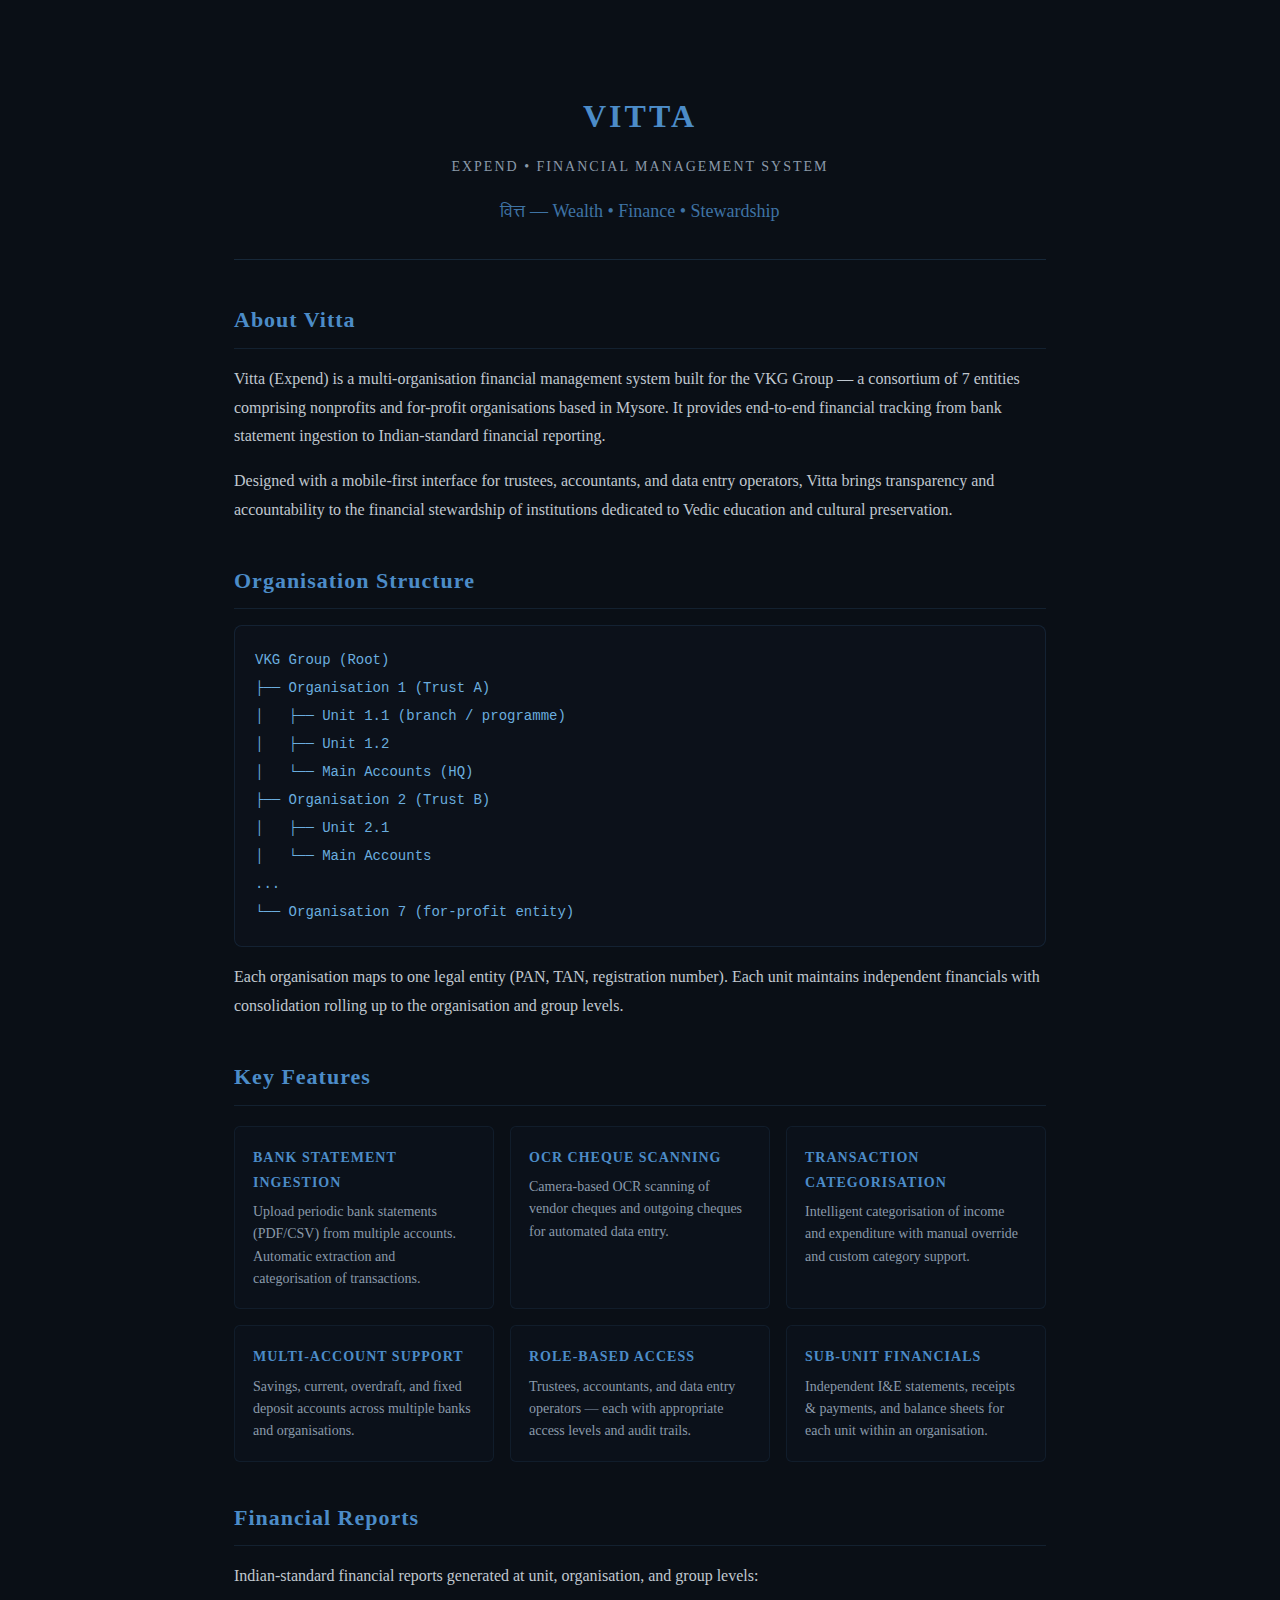
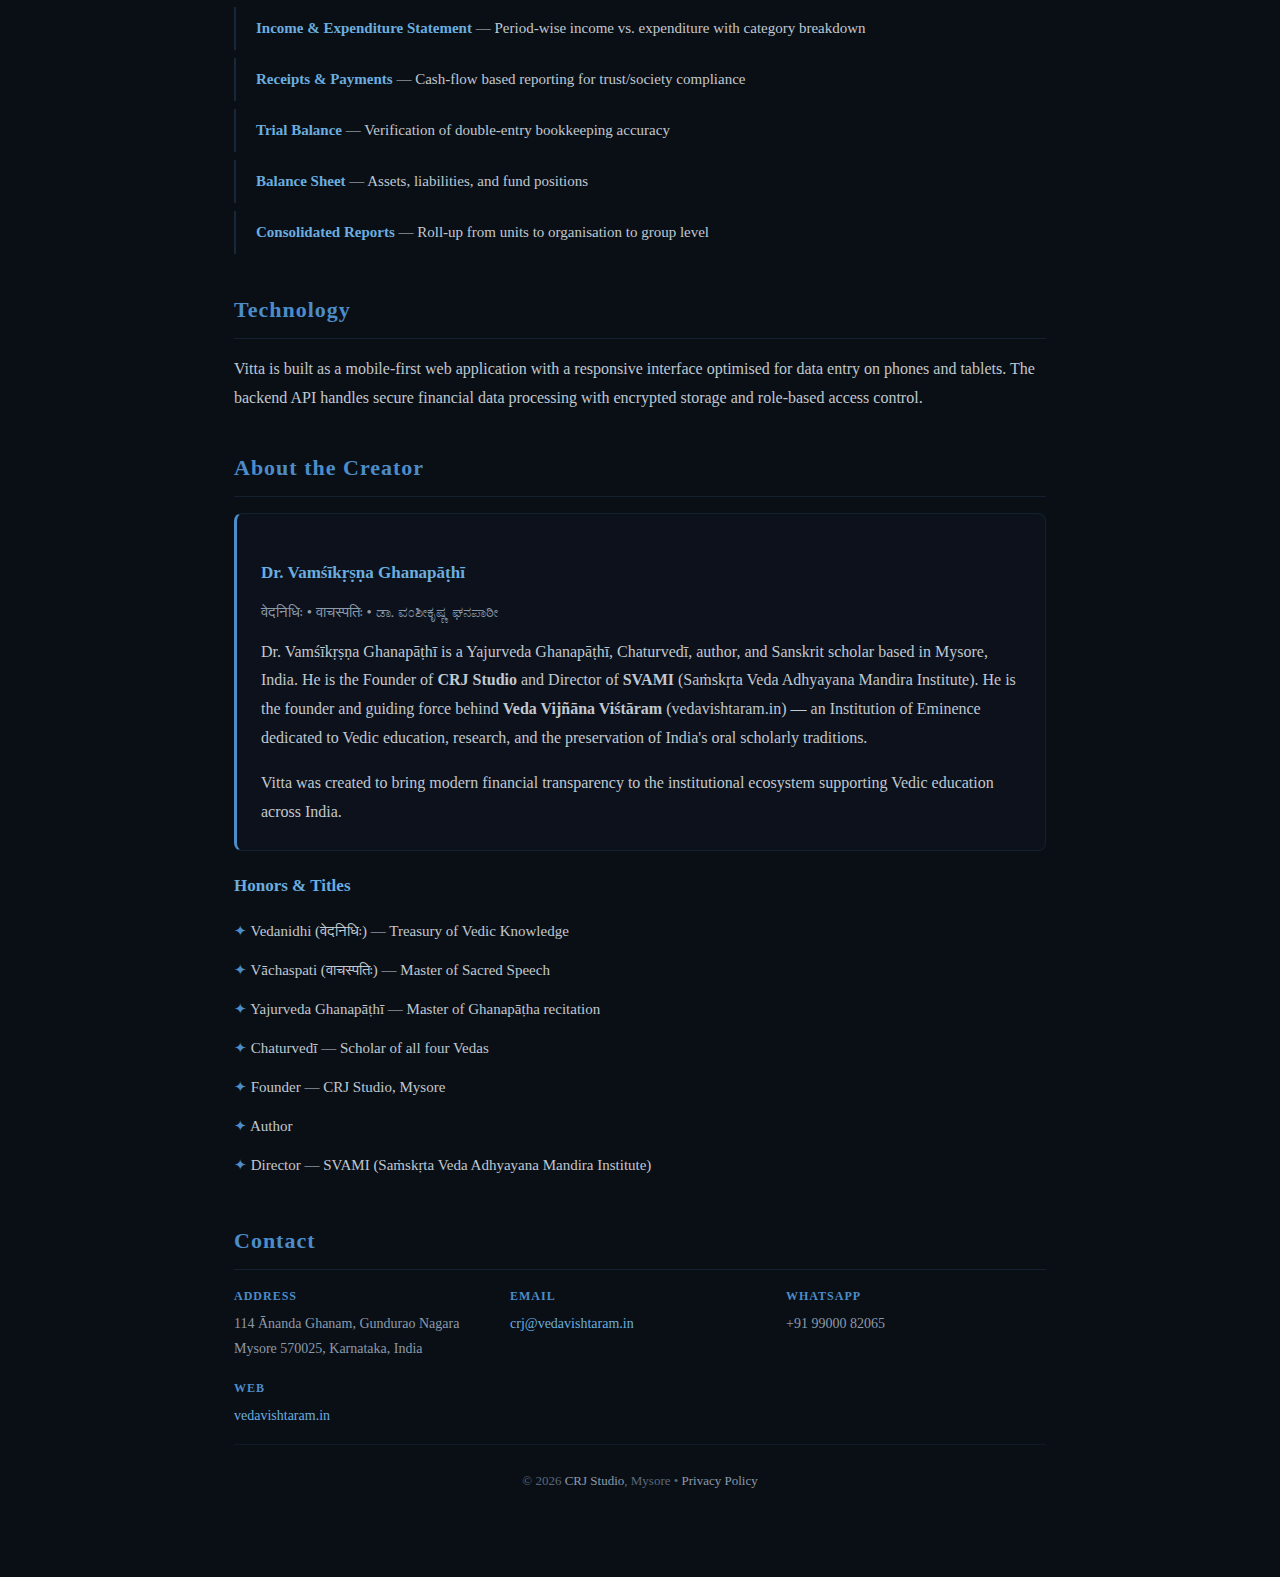
<file: web/apps/vitta/about.html>
<!DOCTYPE html>
<html lang="en">
<head>
<meta charset="UTF-8">
<meta name="viewport" content="width=device-width, initial-scale=1.0">
<title>About – Vitta (Expend)</title>

<style>

*{margin:0;padding:0;box-sizing:border-box;}

body{
font-family: Georgia, 'Garamond', serif;
background:#0a0f16;
color:#e0e4e8;
line-height:1.8;
}

.container{
max-width:860px;
margin:0 auto;
padding:40px 24px 60px;
}

.hero{
text-align:center;
padding:48px 0 32px;
border-bottom:1px solid rgba(76,140,200,0.2);
margin-bottom:40px;
}

.hero h1{
font-family: 'Palatino Linotype', 'Book Antiqua', serif;
font-size:32px;
color:#4c8cc8;
letter-spacing:3px;
margin-bottom:8px;
}

.hero .tagline{
font-size:14px;
color:#8a9aaa;
letter-spacing:2px;
text-transform:uppercase;
}

.hero .sanskrit{
font-size:18px;
color:#4c8cc8;
margin-top:16px;
opacity:0.8;
}

h2{
font-family: 'Palatino Linotype', 'Book Antiqua', serif;
font-size:22px;
color:#4c8cc8;
letter-spacing:1px;
margin:36px 0 16px;
padding-bottom:8px;
border-bottom:1px solid rgba(76,140,200,0.15);
}

h3{
font-size:17px;
color:#6aaddf;
margin:20px 0 10px;
}

p{
margin-bottom:16px;
color:#c0c8d0;
font-size:16px;
}

.card{
background:rgba(12,18,28,0.9);
border:1px solid rgba(76,140,200,0.12);
border-radius:8px;
padding:24px;
margin-bottom:20px;
}

.card-highlight{
border-left:3px solid #4c8cc8;
}

.features{
display:grid;
grid-template-columns:repeat(auto-fit, minmax(240px, 1fr));
gap:16px;
margin:20px 0;
}

.feature{
background:rgba(12,18,28,0.7);
border:1px solid rgba(76,140,200,0.1);
border-radius:6px;
padding:18px;
}

.feature h4{
color:#4c8cc8;
font-size:14px;
letter-spacing:1px;
text-transform:uppercase;
margin-bottom:6px;
}

.feature p{
font-size:14px;
color:#8a9aaa;
margin:0;
line-height:1.6;
}

.hierarchy{
background:rgba(12,18,28,0.8);
border:1px solid rgba(76,140,200,0.15);
border-radius:8px;
padding:20px;
margin:16px 0;
font-family:monospace;
font-size:14px;
color:#6aaddf;
line-height:2;
white-space:pre;
overflow-x:auto;
}

.reports-list{
list-style:none;
padding:0;
}

.reports-list li{
padding:8px 0 8px 20px;
border-left:2px solid rgba(76,140,200,0.2);
margin-bottom:8px;
color:#c0c8d0;
font-size:15px;
}

.reports-list li strong{
color:#6aaddf;
}

.honors{
list-style:none;
padding:0;
}

.honors li{
padding:6px 0;
color:#c0c8d0;
font-size:15px;
}

.honors li::before{
content:'✦ ';
color:#4c8cc8;
}

.contact-grid{
display:grid;
grid-template-columns:repeat(auto-fit, minmax(200px, 1fr));
gap:16px;
margin:16px 0;
}

.contact-item{
font-size:14px;
color:#8a9aaa;
}

.contact-item strong{
display:block;
color:#4c8cc8;
font-size:12px;
letter-spacing:1px;
text-transform:uppercase;
margin-bottom:4px;
}

.contact-item a{
color:#6aaddf;
text-decoration:none;
}

footer{
text-align:center;
padding:24px 0;
font-size:13px;
color:#5a6878;
border-top:1px solid rgba(76,140,200,0.1);
}

footer a{
color:#8a9aaa;
text-decoration:none;
}

</style>

</head>

<body>

<div class="container">

  <!-- HERO -->
  <div class="hero">
    <h1>VITTA</h1>
    <div class="tagline">Expend &bull; Financial Management System</div>
    <div class="sanskrit">वित्त — Wealth &bull; Finance &bull; Stewardship</div>
  </div>

  <!-- ABOUT THE APP -->
  <h2>About Vitta</h2>
  <p>
    Vitta (Expend) is a multi-organisation financial management system built
    for the VKG Group — a consortium of 7 entities comprising nonprofits and
    for-profit organisations based in Mysore. It provides end-to-end financial
    tracking from bank statement ingestion to Indian-standard financial
    reporting.
  </p>
  <p>
    Designed with a mobile-first interface for trustees, accountants, and
    data entry operators, Vitta brings transparency and accountability to
    the financial stewardship of institutions dedicated to Vedic education
    and cultural preservation.
  </p>

  <!-- ORG HIERARCHY -->
  <h2>Organisation Structure</h2>
  <div class="hierarchy">VKG Group (Root)
├── Organisation 1 (Trust A)
│   ├── Unit 1.1 (branch / programme)
│   ├── Unit 1.2
│   └── Main Accounts (HQ)
├── Organisation 2 (Trust B)
│   ├── Unit 2.1
│   └── Main Accounts
...
└── Organisation 7 (for-profit entity)</div>
  <p>
    Each organisation maps to one legal entity (PAN, TAN, registration number).
    Each unit maintains independent financials with consolidation rolling up
    to the organisation and group levels.
  </p>

  <!-- FEATURES -->
  <h2>Key Features</h2>
  <div class="features">
    <div class="feature">
      <h4>Bank Statement Ingestion</h4>
      <p>Upload periodic bank statements (PDF/CSV) from multiple accounts. Automatic extraction and categorisation of transactions.</p>
    </div>
    <div class="feature">
      <h4>OCR Cheque Scanning</h4>
      <p>Camera-based OCR scanning of vendor cheques and outgoing cheques for automated data entry.</p>
    </div>
    <div class="feature">
      <h4>Transaction Categorisation</h4>
      <p>Intelligent categorisation of income and expenditure with manual override and custom category support.</p>
    </div>
    <div class="feature">
      <h4>Multi-Account Support</h4>
      <p>Savings, current, overdraft, and fixed deposit accounts across multiple banks and organisations.</p>
    </div>
    <div class="feature">
      <h4>Role-Based Access</h4>
      <p>Trustees, accountants, and data entry operators — each with appropriate access levels and audit trails.</p>
    </div>
    <div class="feature">
      <h4>Sub-Unit Financials</h4>
      <p>Independent I&amp;E statements, receipts &amp; payments, and balance sheets for each unit within an organisation.</p>
    </div>
  </div>

  <!-- REPORTS -->
  <h2>Financial Reports</h2>
  <p>Indian-standard financial reports generated at unit, organisation, and group levels:</p>
  <ul class="reports-list">
    <li><strong>Income &amp; Expenditure Statement</strong> — Period-wise income vs. expenditure with category breakdown</li>
    <li><strong>Receipts &amp; Payments</strong> — Cash-flow based reporting for trust/society compliance</li>
    <li><strong>Trial Balance</strong> — Verification of double-entry bookkeeping accuracy</li>
    <li><strong>Balance Sheet</strong> — Assets, liabilities, and fund positions</li>
    <li><strong>Consolidated Reports</strong> — Roll-up from units to organisation to group level</li>
  </ul>

  <!-- TECH -->
  <h2>Technology</h2>
  <p>
    Vitta is built as a mobile-first web application with a responsive interface
    optimised for data entry on phones and tablets. The backend API handles
    secure financial data processing with encrypted storage and role-based
    access control.
  </p>

  <!-- ABOUT THE CREATOR -->
  <h2>About the Creator</h2>
  <div class="card card-highlight">
    <h3>Dr. Vamśīkṛṣṇa Ghanapāṭhī</h3>
    <p style="color:#8a9aaa; font-size:15px; margin-bottom:12px;">
      वेदनिधिः &bull; वाचस्पतिः &bull; ಡಾ. ವಂಶೀಕೃಷ್ಣ ಘನಪಾಠೀ
    </p>
    <p>
      Dr. Vamśīkṛṣṇa Ghanapāṭhī is a Yajurveda Ghanapāṭhī, Chaturvedī,
      author, and Sanskrit scholar based in Mysore, India. He is the Founder of
      <strong>CRJ Studio</strong> and Director of <strong>SVAMI</strong>
      (Saṁskṛta Veda Adhyayana Mandira Institute). He is the founder and
      guiding force behind <strong>Veda Vijñāna Viśtāram</strong>
      (vedavishtaram.in) — an Institution of Eminence dedicated to Vedic
      education, research, and the preservation of India's oral scholarly
      traditions.
    </p>
    <p style="margin-bottom:0;">
      Vitta was created to bring modern financial transparency to the
      institutional ecosystem supporting Vedic education across India.
    </p>
  </div>

  <h3>Honors &amp; Titles</h3>
  <ul class="honors">
    <li>Vedanidhi (वेदनिधिः) — Treasury of Vedic Knowledge</li>
    <li>Vāchaspati (वाचस्पतिः) — Master of Sacred Speech</li>
    <li>Yajurveda Ghanapāṭhī — Master of Ghanapāṭha recitation</li>
    <li>Chaturvedī — Scholar of all four Vedas</li>
    <li>Founder — CRJ Studio, Mysore</li>
    <li>Author</li>
    <li>Director — SVAMI (Saṁskṛta Veda Adhyayana Mandira Institute)</li>
  </ul>

  <!-- CONTACT -->
  <h2>Contact</h2>
  <div class="contact-grid">
    <div class="contact-item">
      <strong>Address</strong>
      114 Ānanda Ghanam, Gundurao Nagara<br>
      Mysore 570025, Karnataka, India
    </div>
    <div class="contact-item">
      <strong>Email</strong>
      <a href="mailto:crj@vedavishtaram.in">crj@vedavishtaram.in</a>
    </div>
    <div class="contact-item">
      <strong>WhatsApp</strong>
      +91 99000 82065
    </div>
    <div class="contact-item">
      <strong>Web</strong>
      <a href="https://vedavishtaram.in">vedavishtaram.in</a>
    </div>
  </div>

  <!-- FOOTER -->
  <footer>
    &copy; 2026 <a href="https://vedavishtaram.in/crj">CRJ Studio</a>, Mysore &bull;
    <a href="../privacy.html">Privacy Policy</a>
  </footer>

</div>

</body>
</html>
</file>
